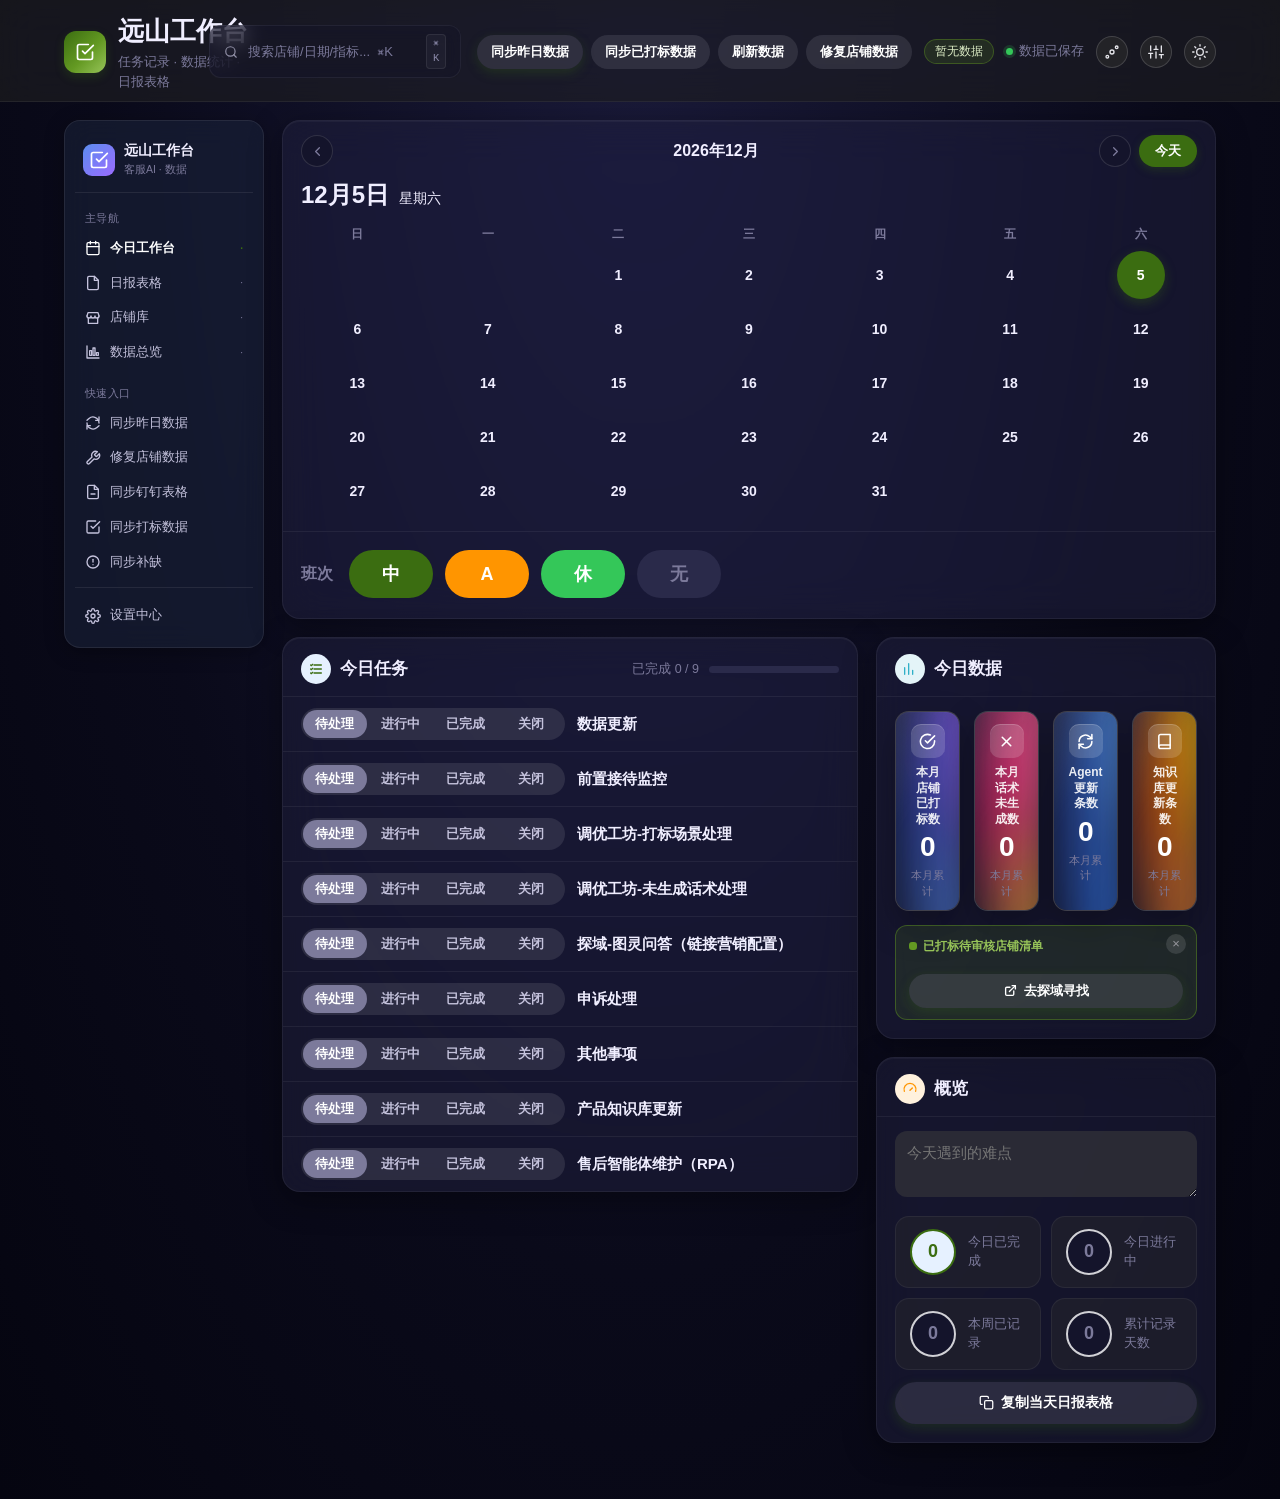
<file: index.html>
<!doctype html>
<html lang="zh-CN" data-theme="dark">
<head>
<meta charset="utf-8">
<meta name="viewport" content="width=device-width, initial-scale=1">
<meta name="theme-color" content="#3b6d11">
<meta name="apple-mobile-web-app-capable" content="yes">
<meta name="apple-mobile-web-app-status-bar-style" content="default">
<meta name="apple-mobile-web-app-title" content="远山工作台">
<link rel="manifest" href="manifest.json">
<title>客服AI训练师工作台</title>
<style>
:root {
  --bg: #f2f2f7;
  --surface: #ffffff;
  --surface-soft: #f7f7fa;
  --surface-inset: #e9e9eb;
  --hairline: rgba(60, 60, 67, 0.1);
  --hairline-strong: rgba(60, 60, 67, 0.18);
  --text: #1c1c1e;
  --text-soft: #48484a;
  --muted: #8e8e93;
  --blue: #3b6d11;
  --blue-deep: #2e5a0e;
  --blue-soft: #e6f1ff;
  --teal: #30b0c7;
  --teal-soft: #e4f4f8;
  --green: #34c759;
  --green-soft: #e7f8ec;
  --orange: #ff9500;
  --orange-soft: #fff1dd;
  --red: #ff3b30;
  --red-soft: #ffeceb;
  --shadow-card: 0 1px 3px rgba(0, 0, 0, 0.05), 0 8px 24px rgba(0, 0, 0, 0.05);
  --radius-card: 16px;
  --accent-rgb: 59 109 17;
}

/* === 强调色(accent)切换: 5 套主色 (移植自 octopus-kaogong-workbench 思路) ===
   默认 emerald = 远山绿(#3b6d11), 切换 data-accent 后全站 --blue 主色联动 */
html[data-accent="ocean"] {
  --blue: #0e7490;
  --blue-deep: #155e75;
  --blue-soft: #e0f2fe;
  --accent-rgb: 14 116 144;
}
html[data-accent="iris"] {
  --blue: #6d28d9;
  --blue-deep: #5b21b6;
  --blue-soft: #ede9fe;
  --accent-rgb: 109 40 217;
}
html[data-accent="amber"] {
  --blue: #d97706;
  --blue-deep: #b45309;
  --blue-soft: #fef3c7;
  --accent-rgb: 217 119 6;
}
html[data-accent="sakura"] {
  --blue: #db2777;
  --blue-deep: #be185d;
  --blue-soft: #fce7f3;
  --accent-rgb: 219 39 119;
}

* {
  box-sizing: border-box;
  letter-spacing: 0;
}

html, body {
  margin: 0;
  padding: 0;
}

body {
  background: linear-gradient(165deg, #a9cdf9 0%, #d7e9ff 50%, #f3f8ff 100%);
  min-height: 100vh;
  color: var(--text);
  font-family: -apple-system, BlinkMacSystemFont, "SF Pro Text", "Segoe UI Variable", "Segoe UI", "PingFang SC", "Microsoft YaHei", "Helvetica Neue", Arial, sans-serif;
  font-size: 15px;
  line-height: 1.5;
  -webkit-font-smoothing: antialiased;
  text-rendering: optimizeLegibility;
}

button, input, select, textarea {
  font: inherit;
  color: inherit;
}

button {
  cursor: pointer;
}

[hidden] {
  display: none !important;
}

::selection {
  background: rgba(59, 109, 17, 0.22);
}

.app {
  max-width: 1200px;
  margin: 0 auto;
  padding: 18px 24px 56px;
  display: grid;
  grid-template-columns: 200px minmax(0, 1fr);
  gap: 18px;
  align-items: start;
}

/* === 左侧侧栏(深色, 借鉴参考工作台 GonExam OS) === */
.sidebar {
  position: sticky;
  top: 76px;
  align-self: start;
  max-height: calc(100vh - 96px);
  overflow-y: auto;
  padding: 14px 10px;
  border-radius: var(--radius-card);
  background: var(--surface);
  border: 1px solid var(--hairline);
}
:root[data-theme="dark"] .sidebar {
  background: rgba(26, 34, 56, 0.6);
  border-color: rgba(255, 255, 255, 0.08);
  backdrop-filter: blur(14px) saturate(120%);
  -webkit-backdrop-filter: blur(14px) saturate(120%);
  box-shadow: 0 4px 20px rgba(0, 0, 0, 0.3);
}
.side-brand {
  display: flex;
  align-items: center;
  gap: 9px;
  padding: 6px 8px 14px;
  border-bottom: 1px solid var(--hairline);
  margin-bottom: 10px;
}
:root[data-theme="dark"] .side-brand { border-color: rgba(255, 255, 255, 0.08); }
.side-brand-icon {
  width: 32px; height: 32px;
  display: flex; align-items: center; justify-content: center;
  border-radius: 9px;
  background: linear-gradient(135deg, #5B8DEF 0%, #9B6BFF 100%);
  color: #fff;
  flex-shrink: 0;
}
.side-brand-text strong { display: block; font-size: 13.5px; color: var(--text); }
.side-brand-text small { display: block; font-size: 10.5px; color: var(--muted); margin-top: 1px; }

.side-group { margin-bottom: 8px; }
.side-group-title {
  font-size: 10.5px;
  color: var(--muted);
  letter-spacing: 0.04em;
  padding: 8px 10px 4px;
  text-transform: uppercase;
}
.side-item {
  display: flex;
  align-items: center;
  gap: 9px;
  padding: 8px 10px;
  border-radius: 8px;
  color: var(--text-soft);
  font-size: 12.5px;
  text-decoration: none;
  transition: background 0.15s, color 0.15s;
  cursor: pointer;
}
.side-item:hover {
  background: var(--surface-soft);
  color: var(--text);
}
:root[data-theme="dark"] .side-item:hover {
  background: rgba(255, 255, 255, 0.06);
  color: #fff;
}
.side-item.active {
  background: var(--blue-soft);
  color: var(--blue);
  font-weight: 600;
}
:root[data-theme="dark"] .side-item.active {
  background: linear-gradient(135deg, rgba(var(--accent-rgb), .26), rgba(var(--accent-rgb), .10));
  color: #fff;
}
.side-item em { margin-left: auto; font-style: normal; color: var(--muted); font-size: 10px; }
.side-item.active em { color: var(--blue); }

.side-bottom {
  margin-top: auto;
  padding-top: 10px;
  border-top: 1px solid var(--hairline);
}
:root[data-theme="dark"] .side-bottom { border-color: rgba(255, 255, 255, 0.08); }

.app-main { min-width: 0; }

@media (max-width: 860px) {
  .app { grid-template-columns: 1fr; }
  .sidebar { position: static; max-height: none; }
}

.topbar {
  position: sticky;
  top: 0;
  z-index: 40;
  background: rgba(255, 255, 255, 0.74);
  backdrop-filter: saturate(180%) blur(20px);
  -webkit-backdrop-filter: saturate(180%) blur(20px);
  border-bottom: 1px solid var(--hairline);
}

.topbar-inner {
  max-width: 1200px;
  margin: 0 auto;
  display: flex;
  align-items: center;
  justify-content: space-between;
  gap: 16px;
  padding: 12px 24px 10px;
}

.brand {
  display: flex;
  align-items: center;
  gap: 12px;
  min-width: 0;
}

.topbar-search {
  flex: 1;
  max-width: 480px;
  display: flex;
  align-items: center;
  gap: 8px;
  padding: 8px 14px;
  background: rgba(255, 255, 255, 0.06);
  border: 1px solid var(--hairline);
  border-radius: 12px;
  color: var(--text-soft);
  transition: background 0.15s, border-color 0.15s;
}
.topbar-search:focus-within {
  background: rgba(255, 255, 255, 0.09);
  border-color: var(--blue);
}
.topbar-search svg { flex-shrink: 0; opacity: 0.7; }
.topbar-search input {
  flex: 1;
  background: transparent;
  border: none;
  outline: none;
  color: var(--text);
  font-size: 13px;
  font-family: inherit;
}
.topbar-search input::placeholder { color: var(--muted); }
.topbar-search-kbd {
  font-size: 10.5px;
  padding: 1px 6px;
  border: 1px solid var(--hairline);
  border-radius: 4px;
  color: var(--muted);
  background: rgba(255, 255, 255, 0.04);
  font-family: ui-monospace, monospace;
}
:root[data-theme="dark"] .topbar-search {
  background: rgba(20, 20, 43, 0.6);
  border-color: rgba(255, 255, 255, 0.06);
  backdrop-filter: blur(10px);
}
:root[data-theme="dark"] .topbar-search-kbd {
  background: rgba(255, 255, 255, 0.04);
  border-color: rgba(255, 255, 255, 0.08);
  color: #8c8aaa;
}

.brand-icon {
  width: 42px;
  height: 42px;
  border-radius: 12px;
  flex: 0 0 42px;
  display: flex;
  align-items: center;
  justify-content: center;
  color: #fff;
  background: linear-gradient(135deg, #3b6d11 0%, #639922 55%, #97c459 100%);
  box-shadow: 0 4px 10px rgba(59, 109, 17, 0.28);
}

.brand h1 {
  margin: 0;
  font-size: 26px;
  font-weight: 700;
  white-space: nowrap;
}

.brand small {
  display: block;
  color: var(--muted);
  font-size: 13px;
  margin-top: 1px;
}

.topbar-actions {
  display: flex;
  align-items: center;
  gap: 12px;
  flex: 0 0 auto;
}

/* 顶栏高频同步按钮(紧凑) */
.top-sync {
  display: flex;
  align-items: center;
  gap: 8px;
}

.top-sync-btn {
  padding: 5px 10px;
  font-size: 12px;
  border-radius: 8px;
  white-space: nowrap;
}

.top-sync-btn svg {
  width: 13px;
  height: 13px;
  margin-right: 4px;
}

/* 顶栏数据新鲜度提示 */
.top-fresh {
  font-size: 11.5px;
  color: var(--text-secondary, #6e6e73);
  background: rgba(99, 153, 34, 0.1);
  border: 1px solid rgba(99, 153, 34, 0.25);
  border-radius: 999px;
  padding: 3px 10px;
  white-space: nowrap;
}

:root[data-theme="dark"] .top-fresh {
  color: #dcecc5;
  background: rgba(99, 153, 34, 0.16);
  border-color: rgba(99, 153, 34, 0.4);
}

.save-indicator {
  display: inline-flex;
  align-items: center;
  gap: 6px;
  color: var(--muted);
  font-size: 12.5px;
  white-space: nowrap;
}

.save-indicator::before {
  content: "";
  width: 7px;
  height: 7px;
  border-radius: 50%;
  background: var(--green);
  box-shadow: 0 0 0 3px rgba(52, 199, 89, 0.18);
}

.icon-btn {
  width: 32px;
  height: 32px;
  border-radius: 50%;
  border: 1px solid var(--hairline-strong);
  background: var(--surface);
  color: var(--muted);
  display: inline-flex;
  align-items: center;
  justify-content: center;
  padding: 0;
  transition: background 0.15s ease, color 0.15s ease, transform 0.1s ease;
}

.icon-btn:hover {
  background: var(--blue-soft);
  color: var(--blue);
  border-color: rgba(59, 109, 17, 0.35);
}

.icon-btn:active {
  transform: scale(0.92);
}

.today-btn {
  height: 32px;
  border: 0;
  background: var(--blue);
  color: #fff;
  border-radius: 999px;
  padding: 0 16px;
  font-size: 13px;
  font-weight: 600;
  box-shadow: 0 3px 10px rgba(59, 109, 17, 0.28);
}

.today-btn:hover {
  background: var(--blue-deep);
}

.tabs {
  display: none !important;
  flex-direction: column;
  gap: 6px;
  margin: 0;
  padding: 10px;
  background: rgba(255, 255, 255, 0.45);
  backdrop-filter: blur(18px) saturate(160%);
  -webkit-backdrop-filter: blur(18px) saturate(160%);
  border: 1px solid rgba(255, 255, 255, 0.7);
  border-radius: 18px;
  box-shadow: 0 8px 32px rgba(30, 64, 175, 0.1);
  position: sticky;
  top: 76px;
}

.tab-btn {
  border: 0;
  background: transparent;
  color: var(--text-soft);
  width: 100%;
  height: 44px;
  padding: 0 14px;
  border-radius: 12px;
  font-size: 14.5px;
  font-weight: 600;
  display: flex;
  align-items: center;
  gap: 10px;
  justify-content: flex-start;
  transition: background 0.18s ease, color 0.18s ease, box-shadow 0.18s ease;
}

.tab-btn::before {
  content: "";
  width: 18px;
  height: 18px;
  flex: 0 0 18px;
  background-color: currentColor;
  -webkit-mask-position: center;
  mask-position: center;
  -webkit-mask-repeat: no-repeat;
  mask-repeat: no-repeat;
  -webkit-mask-size: contain;
  mask-size: contain;
}

.tab-btn[data-view="today"]::before {
  -webkit-mask-image: url("data:image/svg+xml,%3Csvg xmlns='http://www.w3.org/2000/svg' viewBox='0 0 24 24' fill='none' stroke='%23000' stroke-width='2' stroke-linecap='round' stroke-linejoin='round'%3E%3Cpath d='M9 6h11M9 12h11M9 18h11'/%3E%3Cpath d='M4 6l1 1 2-2M4 12l1 1 2-2M4 18l1 1 2-2'/%3E%3C/svg%3E");
  mask-image: url("data:image/svg+xml,%3Csvg xmlns='http://www.w3.org/2000/svg' viewBox='0 0 24 24' fill='none' stroke='%23000' stroke-width='2' stroke-linecap='round' stroke-linejoin='round'%3E%3Cpath d='M9 6h11M9 12h11M9 18h11'/%3E%3Cpath d='M4 6l1 1 2-2M4 12l1 1 2-2M4 18l1 1 2-2'/%3E%3C/svg%3E");
}

.tab-btn[data-view="report"]::before {
  -webkit-mask-image: url("data:image/svg+xml,%3Csvg xmlns='http://www.w3.org/2000/svg' viewBox='0 0 24 24' fill='none' stroke='%23000' stroke-width='2' stroke-linecap='round' stroke-linejoin='round'%3E%3Crect x='3' y='4' width='18' height='16' rx='2'/%3E%3Cpath d='M3 10h18M9 10v10'/%3E%3C/svg%3E");
  mask-image: url("data:image/svg+xml,%3Csvg xmlns='http://www.w3.org/2000/svg' viewBox='0 0 24 24' fill='none' stroke='%23000' stroke-width='2' stroke-linecap='round' stroke-linejoin='round'%3E%3Crect x='3' y='4' width='18' height='16' rx='2'/%3E%3Cpath d='M3 10h18M9 10v10'/%3E%3C/svg%3E");
}

.tab-btn.active {
  background: rgba(59, 109, 17, 0.92);
  color: #fff;
  box-shadow: 0 4px 14px rgba(59, 109, 17, 0.28);
}

.tab-btn[draggable="true"] {
  cursor: grab;
}

.tab-btn[draggable="true"]:active {
  cursor: grabbing;
}

.tab-btn.dragging {
  opacity: 0.45;
  background: rgba(59, 109, 17, 0.1);
}

.tab-btn.drag-over {
  border-left: 3px solid #3b6d11;
}

.today-grid {
  display: grid;
  grid-template-columns: minmax(0, 1fr) 340px;
  gap: 18px;
  align-items: start;
}

.panel {
  background: var(--surface);
  border: 1px solid rgba(60, 60, 67, 0.14);
  border-radius: 18px;
  box-shadow: var(--shadow-card);
  overflow: hidden;
}

.panel-head {
  display: flex;
  align-items: center;
  justify-content: space-between;
  gap: 10px;
  padding: 16px 18px 12px;
  border-bottom: 1px solid var(--hairline);
  background: transparent;
}

.panel-head h2 {
  margin: 0;
  font-size: 17px;
  font-weight: 700;
  display: flex;
  align-items: center;
  gap: 9px;
}

.panel-icon {
  width: 30px;
  height: 30px;
  border-radius: 50%;
  display: inline-flex;
  align-items: center;
  justify-content: center;
  flex: 0 0 30px;
}

.panel-icon.blue {
  background: var(--blue-soft);
  color: var(--blue);
}

.panel-icon.teal {
  background: var(--teal-soft);
  color: var(--teal);
}

.panel-icon.red {
  background: var(--red-soft);
  color: var(--red);
}

.panel-icon.orange {
  background: var(--orange-soft);
  color: var(--orange);
}

.panel-icon.green {
  background: var(--green-soft);
  color: var(--green);
}

.panel-body {
  padding: 14px 18px 18px;
}

.progress-line {
  display: flex;
  align-items: center;
  gap: 10px;
  color: var(--muted);
  font-size: 12.5px;
  font-weight: 500;
}

.progress-bar {
  width: 130px;
  height: 7px;
  background: var(--surface-inset);
  border-radius: 999px;
  overflow: hidden;
}

.progress-fill {
  height: 100%;
  width: 0;
  background: linear-gradient(90deg, #3b6d11, #639922);
  border-radius: 999px;
  transition: width 0.3s ease;
}

.calendar-panel {
  margin-bottom: 18px;
}

.calendar-head {
  display: flex;
  align-items: center;
  gap: 8px;
  padding: 14px 18px 4px;
}

.calendar-month {
  flex: 1;
  text-align: center;
  font-size: 16px;
  font-weight: 700;
}

.calendar-date-line {
  display: flex;
  align-items: baseline;
  gap: 10px;
  padding: 6px 18px 8px;
}

.calendar-date-line strong {
  font-size: 24px;
  font-weight: 700;
}

.calendar-date-line .weekday {
  font-size: 14px;
}

.cal-weekdays {
  display: grid;
  grid-template-columns: repeat(7, 1fr);
  gap: 2px;
  padding: 4px 10px 0;
}

.cal-weekdays span {
  text-align: center;
  font-size: 12px;
  color: var(--muted);
  font-weight: 600;
}

.calendar-grid {
  display: grid;
  grid-template-columns: repeat(7, 1fr);
  gap: 6px 2px;
  padding: 8px 10px 12px;
}

.cal-day {
  position: relative;
  width: 48px;
  height: 48px;
  margin: 0 auto;
  border: 0;
  border-radius: 50%;
  background: transparent;
  color: var(--text);
  font-size: 14px;
  font-weight: 600;
  display: flex;
  flex-direction: column;
  align-items: center;
  justify-content: center;
  gap: 1px;
  transition: background 0.15s ease;
}

.cal-day:hover {
  background: var(--blue-soft);
  color: var(--blue);
}

.cal-day.today {
  box-shadow: 0 0 0 1.5px var(--blue);
}

.cal-day.selected {
  background: var(--blue);
  color: #fff;
  box-shadow: 0 4px 12px rgba(59, 109, 17, 0.35);
}

.cal-day.selected .shift-chip {
  box-shadow: 0 0 0 2px var(--blue);
}

.cal-day.has-data::before {
  content: "";
  width: 5px;
  height: 5px;
  border-radius: 50%;
  background: var(--blue);
  position: absolute;
  top: 4px;
  right: 4px;
  box-shadow: 0 0 0 1.5px #fff;
}

.cal-day.selected.has-data::before {
  background: #fff;
  box-shadow: 0 0 0 1.5px var(--blue);
}

.shift-chip {
  display: inline-flex;
  align-items: center;
  justify-content: center;
  min-width: 30px;
  height: 24px;
  padding: 0 6px;
  border-radius: 999px;
  font-size: 14px;
  font-weight: 700;
  color: #fff;
  position: absolute;
  bottom: -6px;
  left: 50%;
  transform: translateX(-50%);
  box-shadow: 0 0 0 2px #fff;
}

.shift-zhong {
  background: var(--blue);
}

.shift-a {
  background: var(--orange);
}

.shift-xiu {
  background: var(--green);
}

.shift-toolbar {
  display: flex;
  align-items: center;
  gap: 12px;
  border-top: 1px solid var(--hairline);
  margin-top: 4px;
  padding: 18px 18px 20px;
}

.shift-toolbar-label {
  color: var(--muted);
  font-size: 16px;
  font-weight: 600;
  margin-right: 4px;
}

.shift-edit-btn {
  height: 48px;
  min-width: 84px;
  border: 0;
  border-radius: 999px;
  color: #fff;
  font-size: 18px;
  font-weight: 700;
  padding: 0 26px;
  transition: transform 0.1s ease, opacity 0.15s ease;
}

.shift-edit-btn:hover {
  transform: translateY(-1px);
  opacity: 0.9;
}

.shift-edit-btn.shift-none {
  background: var(--surface-inset);
  color: var(--muted);
}

.task-row {
  display: grid;
  grid-template-columns: 264px minmax(170px, 1fr);
  gap: 12px;
  align-items: center;
  padding: 11px 18px;
  border-bottom: 1px solid var(--hairline);
  transition: background 0.12s ease;
}

.task-row:hover {
  background: #fafafc;
}

.task-row:last-child {
  border-bottom: 0;
}

.task-row.is-closed-hidden {
  display: none;
}

.task-name {
  min-width: 0;
  font-weight: 600;
  overflow: hidden;
  text-overflow: ellipsis;
  white-space: nowrap;
}

.seg {
  display: inline-flex;
  gap: 2px;
  background: var(--surface-inset);
  border-radius: 999px;
  padding: 2px;
  width: 100%;
  min-width: 0;
}

.seg-btn {
  flex: 1;
  height: 28px;
  border: 0;
  background: transparent;
  color: var(--text-soft);
  border-radius: 999px;
  font-size: 12.5px;
  font-weight: 600;
  padding: 0 4px;
  white-space: nowrap;
  transition: background 0.15s ease, color 0.15s ease, transform 0.1s ease;
}

.seg-btn:active {
  transform: scale(0.96);
}

.seg-btn.active[data-value="done"] {
  background: var(--green);
  color: #fff;
  box-shadow: 0 2px 6px rgba(52, 199, 89, 0.3);
}

.seg-btn.active[data-value="doing"] {
  background: var(--orange);
  color: #fff;
  box-shadow: 0 2px 6px rgba(255, 149, 0, 0.3);
}

.seg-btn.active[data-value="todo"] {
  background: var(--muted);
  color: #fff;
}

.seg-btn.active[data-value="closed"] {
  background: var(--red);
  color: #fff;
  box-shadow: 0 2px 6px rgba(255, 59, 48, 0.3);
}

.task-row.closed {
  background: #fafafa;
}

.task-row.closed:hover {
  background: #fafafa;
}

.task-row.closed .task-name {
  color: var(--muted);
  text-decoration: line-through;
}

.note-cell {
  display: flex;
  align-items: center;
  justify-content: flex-start;
  min-width: 0;
}

.note-btn {
  width: 32px;
  height: 32px;
  border: 0;
  border-radius: 50%;
  background: transparent;
  color: var(--muted);
  display: inline-flex;
  align-items: center;
  justify-content: center;
  position: relative;
  padding: 0;
  transition: background 0.15s ease, color 0.15s ease, transform 0.1s ease;
}

.note-btn:hover {
  background: var(--blue-soft);
  color: var(--blue);
}

.note-btn:active {
  transform: scale(0.92);
}

.note-btn.has-note::after {
  content: "";
  width: 7px;
  height: 7px;
  border-radius: 50%;
  background: var(--blue);
  position: absolute;
  top: 5px;
  right: 5px;
  box-shadow: 0 0 0 2px #fff;
}

.note-input.open {
  grid-column: 1 / -1;
}

.closed-toggle {
  display: flex;
  width: 100%;
  align-items: center;
  justify-content: center;
  gap: 6px;
  border: 0;
  border-top: 1px solid var(--hairline);
  background: transparent;
  color: var(--blue);
  font-size: 13px;
  font-weight: 600;
  padding: 11px 14px;
  transition: background 0.15s ease;
}

.closed-toggle:hover {
  background: #fafafc;
}

.closed-toggle svg {
  transition: transform 0.2s ease;
}

.closed-toggle.expanded svg {
  transform: rotate(180deg);
}

.select, .input {
  width: 100%;
  height: 34px;
  border: 0;
  border-radius: 12px;
  background: var(--surface-inset);
  padding: 0 11px;
  outline: none;
  transition: background 0.15s ease, box-shadow 0.15s ease;
}

.input {
  min-width: 0;
}

.select {
  appearance: none;
  -webkit-appearance: none;
  padding-right: 28px;
  background-image: url("data:image/svg+xml,%3Csvg xmlns='http://www.w3.org/2000/svg' width='12' height='12' viewBox='0 0 24 24' fill='none' stroke='%238e8e93' stroke-width='2.5' stroke-linecap='round' stroke-linejoin='round'%3E%3Cpath d='M6 9l6 6 6-6'/%3E%3C/svg%3E");
  background-repeat: no-repeat;
  background-position: right 9px center;
}

.select:focus, .input:focus, textarea:focus {
  background: #fff;
  box-shadow: 0 0 0 3px rgba(59, 109, 17, 0.22);
}

.side {
  display: grid;
  gap: 18px;
}

.metric-grid {
  display: grid;
  grid-template-columns: repeat(4, 1fr);
  gap: 14px;
  margin-bottom: 14px;
}

.metric-field label {
  display: flex;
  align-items: center;
  gap: 8px;
  font-size: 12.5px;
  font-weight: 600;
  margin-bottom: 10px;
  color: var(--text-soft);
}
.metric-field .metric-icon {
  width: 32px; height: 32px;
  border-radius: 8px;
  display: flex; align-items: center; justify-content: center;
  background: var(--blue-soft);
  color: var(--blue);
  flex-shrink: 0;
}
.metric-field .metric-readonly-value,
.metric-field .metric-input {
  font-size: 28px;
  font-weight: 800;
  color: var(--text);
  letter-spacing: -0.02em;
  line-height: 1.1;
  width: 100%;
  display: block;
}
.metric-field .metric-input {
  background: var(--surface-soft);
  border: 1px solid var(--hairline);
  border-radius: 8px;
  padding: 4px 8px;
}
.metric-field .metric-input:focus {
  border-color: var(--blue);
  outline: none;
  background: var(--surface);
}
.metric-field {
  background: var(--surface);
  border: 1px solid var(--hairline);
  border-radius: var(--radius-card);
  padding: 16px 16px;
  display: flex;
  flex-direction: column;
  gap: 4px;
  position: relative;
  min-height: 96px;
}
.metric-field label::before {
  content: "";
  width: 6px; height: 6px;
  border-radius: 50%;
  background: var(--blue);
  display: none;
}
  color: var(--text-soft);
  font-size: 12.5px;
  font-weight: 500;
  margin-bottom: 6px;
}

.metric-field label::before {
  content: "";
  width: 8px;
  height: 8px;
  border-radius: 3px;
  background: var(--blue);
}

.metric-field[data-metric="labelCount"] label::before {
  background: var(--blue);
}

.metric-field[data-metric="scriptCount"] label::before {
  background: var(--teal);
}

.metric-field[data-metric="badcaseCount"] label::before {
  background: var(--orange);
}

.metric-field[data-metric="kbCount"] label::before {
  background: var(--green);
}

.metric-field input {
  width: 100%;
  height: 38px;
  border: 0;
  border-radius: 12px;
  background: var(--surface-inset);
  padding: 0 11px;
  outline: none;
  font-weight: 600;
  transition: background 0.15s ease, box-shadow 0.15s ease;
}

.metric-field input:focus {
  background: #fff;
  box-shadow: 0 0 0 3px rgba(59, 109, 17, 0.22);
}

.metric-readonly {
  background: #fff;
  border: 1px solid var(--hairline);
  border-radius: 14px;
  padding: 12px 14px 10px;
  text-align: center;
  display: flex;
  flex-direction: column;
  align-items: center;
  gap: 5px;
  box-shadow: 0 1px 3px rgba(0, 0, 0, 0.04);
}

.metric-readonly .metric-icon {
  width: 34px;
  height: 34px;
  border-radius: 10px;
  background: var(--green-soft);
  color: var(--green);
  display: flex;
  align-items: center;
  justify-content: center;
  margin-bottom: 2px;
}

.metric-readonly label {
  justify-content: center;
  margin: 0;
  font-size: 12px;
  color: var(--muted);
  font-weight: 600;
  line-height: 1.3;
}

.metric-readonly-value {
  font-size: 24px;
  font-weight: 800;
  color: #2e5a0e;
  line-height: 1.15;
}

.metric-readonly-sub {
  font-size: 10.5px;
  color: var(--muted);
}

:root[data-theme="dark"] .metric-readonly {
  background: rgba(44, 44, 46, 0.5);
  border-color: var(--hairline);
}

:root[data-theme="dark"] .metric-readonly .metric-icon {
  background: rgba(52, 199, 89, 0.16);
  color: #6fd88a;
}

:root[data-theme="dark"] .metric-readonly-value {
  color: #97c459;
}

.marked-note {
  margin-top: 14px;
  background: #f4f9ec;
  border: 1px solid rgba(99, 153, 34, 0.4);
  border-radius: 12px;
  padding: 11px 13px;
}

.marked-note-title {
  font-size: 12px;
  font-weight: 700;
  color: #3b6d11;
  margin-bottom: 9px;
  display: flex;
  align-items: center;
  gap: 6px;
}

.marked-note-title::before {
  content: "";
  width: 8px;
  height: 8px;
  border-radius: 3px;
  background: #639922;
}

.marked-note-list {
  display: flex;
  flex-direction: column;
  gap: 6px;
  max-height: 180px;
  overflow: auto;
}

.marked-chip {
  display: flex;
  align-items: center;
  justify-content: space-between;
  background: #fff;
  border: 1px solid rgba(99, 153, 34, 0.3);
  border-radius: 8px;
  padding: 6px 10px;
  font-size: 12px;
}

.marked-shop {
  color: #3f5a24;
  font-weight: 500;
  flex: 1;
  min-width: 0;
  overflow: hidden;
  text-overflow: ellipsis;
  white-space: nowrap;
}

.marked-num {
  flex: 0 0 auto;
  background: #639922;
  color: #fff;
  font-weight: 700;
  font-size: 12px;
  border-radius: 999px;
  padding: 1px 10px;
  margin-left: 8px;
}

.marked-note-btn {
  width: 100%;
  margin-top: 10px;
  display: inline-flex;
  align-items: center;
  justify-content: center;
  gap: 6px;
  font-size: 12.5px;
  padding: 7px 12px;
  background: linear-gradient(135deg, #639922, #3b6d11);
  border: 0;
  color: #fff;
  border-radius: 8px;
  cursor: pointer;
  font-weight: 600;
  transition: opacity 0.15s ease;
}

.marked-note-btn:hover {
  opacity: 0.88;
}

:root[data-theme="dark"] .marked-note {
  background: rgba(99, 153, 34, 0.14);
  border-color: rgba(99, 153, 34, 0.45);
}

:root[data-theme="dark"] .marked-note-title {
  color: #97c459;
}

:root[data-theme="dark"] .marked-chip {
  background: rgba(255, 255, 255, 0.06);
  border-color: rgba(99, 153, 34, 0.35);
}

:root[data-theme="dark"] .marked-shop {
  color: #dcecc5;
}

/* 昨日数据下降通知栏 */
.down-notice {
  margin-bottom: 14px;
  background: #fdf1ef;
  border: 1px solid rgba(220, 38, 38, 0.35);
  border-radius: 12px;
  padding: 11px 13px;
}

.down-notice-title {
  font-size: 12.5px;
  font-weight: 700;
  color: #b91c1c;
  margin-bottom: 9px;
  display: flex;
  align-items: center;
  gap: 6px;
}

.down-notice-title::before {
  content: "";
  width: 8px;
  height: 8px;
  border-radius: 50%;
  background: linear-gradient(135deg, #f59e0b, #dc2626);
}

.down-notice-list {
  display: flex;
  flex-direction: column;
  gap: 6px;
}

.down-notice-item {
  display: flex;
  align-items: center;
  gap: 8px;
  flex-wrap: wrap;
  font-size: 12.5px;
  background: #fffaf8;
  border: 1px solid rgba(220, 38, 38, 0.22);
  border-radius: 8px;
  padding: 6px 10px;
}

.down-shop {
  font-weight: 600;
  color: #991b1b;
}

.down-tag {
  background: #fde8e8;
  color: #dc2626;
  font-size: 11.5px;
  font-weight: 600;
  border-radius: 999px;
  padding: 1px 8px;
}

.down-notice-empty {
  font-size: 12px;
  color: #9aa19b;
}

/* 数据缺口提醒(信息蓝绿色) */
.gap-notice {
  margin-bottom: 14px;
  background: #f2fafb;
  border: 1px solid rgba(48, 176, 199, 0.4);
  border-radius: 12px;
  padding: 11px 13px;
  position: relative;
}

/* 数据异常提醒: 复用缺口提醒布局, 橙色主题区分 */
.abn-notice {
  background: #fff8f0;
  border-color: rgba(255, 149, 0, 0.5);
}
.abn-notice .gap-notice-title {
  color: #c2410c;
}

.gap-notice-title {
  font-size: 12.5px;
  font-weight: 700;
  color: #0e7f96;
  margin-bottom: 9px;
  display: flex;
  align-items: center;
  gap: 6px;
}

.gap-notice-title::before {
  content: "";
  width: 8px;
  height: 8px;
  border-radius: 50%;
  background: linear-gradient(135deg, #30b0c7, #0e7f96);
}

.gap-notice-list {
  display: flex;
  flex-direction: column;
  gap: 5px;
}

.gap-notice-item {
  display: flex;
  align-items: center;
  gap: 6px;
  flex-wrap: wrap;
  font-size: 12px;
  background: #f7fdfe;
  border: 1px solid rgba(48, 176, 199, 0.22);
  border-radius: 8px;
  padding: 5px 9px;
}

.gap-shop {
  font-weight: 600;
  color: #0b4f5e;
}

.gap-tag {
  background: #e0f3f7;
  color: #0e7f96;
  font-size: 11px;
  font-weight: 600;
  border-radius: 999px;
  padding: 1px 7px;
}

.gap-notice-ok {
  font-size: 12px;
  color: #1a7f37;
  padding: 2px 0;
}

:root[data-theme="dark"] .gap-notice {
  background: rgba(48, 176, 199, 0.1);
  border-color: rgba(48, 176, 199, 0.4);
}

:root[data-theme="dark"] .gap-notice-title {
  color: #6cd4e8;
}

:root[data-theme="dark"] .gap-notice-item {
  background: rgba(255, 255, 255, 0.05);
  border-color: rgba(48, 176, 199, 0.3);
}

:root[data-theme="dark"] .gap-shop {
  color: #a8e6f2;
}

:root[data-theme="dark"] .gap-tag {
  background: rgba(48, 176, 199, 0.22);
  color: #6cd4e8;
}

/* --- 数据达标提醒通知栏(用户自定义标准) --- */
.std-notice {
  margin-bottom: 14px;
  background: #fff7ec;
  border: 1px solid rgba(217, 119, 6, 0.4);
  border-radius: 12px;
  padding: 11px 13px;
  position: relative;
}

.std-notice-title {
  font-size: 12.5px;
  font-weight: 700;
  color: #92400e;
  margin-bottom: 9px;
  display: flex;
  align-items: center;
  gap: 6px;
}

.std-notice-title::before {
  content: "";
  width: 8px;
  height: 8px;
  border-radius: 50%;
  background: linear-gradient(135deg, #f59e0b, #d97706);
}

.std-notice-head {
  display: flex;
  align-items: center;
  justify-content: space-between;
  margin-bottom: 9px;
}

.std-notice-title {
  margin-bottom: 0;
}

.std-set-btn {
  font-size: 11px;
  padding: 3px 8px;
  border-radius: 7px;
  background: rgba(217, 119, 6, 0.1);
  border: 1px solid rgba(217, 119, 6, 0.35);
  color: #b45309;
  cursor: pointer;
  display: inline-flex;
  align-items: center;
  gap: 4px;
  transition: background 0.15s;
}

.std-set-btn:hover {
  background: rgba(217, 119, 6, 0.18);
}

.std-notice-list {
  display: flex;
  flex-direction: column;
  gap: 6px;
}

.std-notice-item {
  display: flex;
  align-items: center;
  gap: 6px;
  flex-wrap: wrap;
  font-size: 12px;
  background: #fffdf7;
  border: 1px solid rgba(217, 119, 6, 0.22);
  border-radius: 8px;
  padding: 5px 9px;
}

.std-shop {
  font-weight: 600;
  color: #7c2d12;
}

.std-tag {
  background: #fdeed8;
  color: #b45309;
  border-radius: 999px;
  padding: 1px 8px;
  font-size: 11px;
  white-space: nowrap;
}

.std-notice-ok {
  font-size: 12px;
  color: #1a7f37;
  padding: 2px 0;
}

:root[data-theme="dark"] .std-notice {
  background: rgba(217, 119, 6, 0.1);
  border-color: rgba(217, 119, 6, 0.4);
}

:root[data-theme="dark"] .std-notice-title {
  color: #fbbf24;
}

:root[data-theme="dark"] .std-notice-item {
  background: rgba(255, 255, 255, 0.05);
  border-color: rgba(217, 119, 6, 0.3);
}

:root[data-theme="dark"] .std-shop {
  color: #fcd9a8;
}

:root[data-theme="dark"] .std-tag {
  background: rgba(217, 119, 6, 0.22);
  color: #fbbf24;
}

:root[data-theme="dark"] .std-set-btn {
  background: rgba(217, 119, 6, 0.18);
  border-color: rgba(217, 119, 6, 0.45);
  color: #fbbf24;
}

/* 标准编辑弹窗 */
.th-editor {
  display: flex;
  flex-direction: column;
  gap: 10px;
  padding: 4px 2px;
}

.th-field {
  display: flex;
  align-items: center;
  gap: 10px;
  font-size: 13px;
}

.th-field label {
  flex: 0 0 92px;
  font-weight: 600;
  color: #3a3a3c;
}

.th-field input {
  width: 90px;
  padding: 5px 8px;
  border: 1px solid rgba(60, 60, 67, 0.25);
  border-radius: 7px;
  font-size: 13px;
  background: #fff;
  color: #1c1c1e;
}

.th-field .th-unit {
  color: #8e8e93;
  font-size: 12px;
}

:root[data-theme="dark"] .th-field label {
  color: #d1d1d6;
}

:root[data-theme="dark"] .th-field input {
  background: #1c1c1e;
  border-color: rgba(255, 255, 255, 0.2);
  color: #f0f0f0;
}

.th-editor-hint {
  font-size: 11.5px;
  color: #8e8e93;
  margin-top: 2px;
}

:root[data-theme="dark"] .down-notice {
  background: rgba(220, 38, 38, 0.1);
  border-color: rgba(220, 38, 38, 0.4);
}

:root[data-theme="dark"] .down-notice-title {
  color: #f5a3a3;
}

:root[data-theme="dark"] .down-notice-item {
  background: rgba(255, 255, 255, 0.05);
  border-color: rgba(220, 38, 38, 0.3);
}

:root[data-theme="dark"] .down-shop {
  color: #f2c9c9;
}

:root[data-theme="dark"] .down-tag {
  background: rgba(220, 38, 38, 0.22);
  color: #f5a3a3;
}

/* 卡片关闭按钮 */
.marked-note,
.down-notice {
  position: relative;
}

.note-close {
  position: absolute;
  top: 8px;
  right: 10px;
  width: 20px;
  height: 20px;
  border: 0;
  border-radius: 50%;
  background: rgba(120, 120, 128, 0.14);
  color: #8e8e93;
  font-size: 13px;
  line-height: 1;
  cursor: pointer;
  display: flex;
  align-items: center;
  justify-content: center;
  padding: 0;
  transition: background 0.15s ease, color 0.15s ease;
}

.note-close:hover {
  background: rgba(120, 120, 128, 0.28);
  color: #48484a;
}

:root[data-theme="dark"] .note-close {
  background: rgba(255, 255, 255, 0.12);
  color: #98989f;
}

:root[data-theme="dark"] .note-close:hover {
  background: rgba(255, 255, 255, 0.22);
  color: #e5e5ea;
}

textarea {
  width: 100%;
  min-height: 104px;
  border: 0;
  border-radius: 12px;
  background: var(--surface-inset);
  padding: 10px 12px;
  resize: vertical;
  outline: none;
  line-height: 1.55;
  transition: background 0.15s ease, box-shadow 0.15s ease;
}

.summary-grid {
  display: grid;
  grid-template-columns: 1fr 1fr;
  gap: 10px;
}

/* 概览卡片合并布局: 难点输入 + 统计 + 日报按钮 间距 */
.panel-body textarea#difficulty {
  margin-bottom: 12px;
  min-height: 56px;
}

.summary-report-btn {
  margin-top: 12px;
}

.summary-cell {
  background: var(--surface-soft);
  border: 1px solid var(--hairline);
  border-radius: 14px;
  padding: 12px 14px;
  display: flex;
  align-items: center;
  gap: 12px;
  transition: transform 0.12s ease;
}

.summary-cell:hover {
  transform: translateY(-1px);
}

.summary-cell .num {
  width: 46px;
  height: 46px;
  flex: 0 0 46px;
  border-radius: 50%;
  display: inline-flex;
  align-items: center;
  justify-content: center;
  font-size: 18px;
  font-weight: 700;
  color: var(--muted);
  background: var(--surface);
  border: 2px solid #d1d1d6;
}

.summary-cell .label {
  color: var(--muted);
  font-size: 12.5px;
}

.summary-cell .num.accent {
  color: var(--blue);
  border-color: var(--blue);
  background: var(--blue-soft);
}

.report-actions {
  display: flex;
  align-items: center;
  gap: 8px;
  flex-wrap: wrap;
}

/* 危险操作独立分组: 与常规操作分隔, 防误触 */
.report-danger-group {
  display: flex;
  align-items: center;
  gap: 8px;
  padding-left: 12px;
  margin-left: 4px;
  border-left: 1px solid rgba(120, 120, 128, 0.25);
}

:root[data-theme="dark"] .report-danger-group {
  border-left-color: rgba(255, 255, 255, 0.16);
}

.btn {
  display: inline-flex;
  align-items: center;
  justify-content: center;
  gap: 7px;
  height: 34px;
  border: 0;
  border-radius: 999px;
  background: var(--surface-inset);
  color: var(--text);
  padding: 0 14px;
  font-size: 13px;
  font-weight: 600;
  white-space: nowrap;
  transition: background 0.15s ease, box-shadow 0.15s ease, transform 0.1s ease;
}

.btn:hover {
  background: #dfe0e4;
}

.btn:active {
  transform: scale(0.97);
}

.btn.primary {
  background: var(--blue);
  color: #fff;
  box-shadow: 0 4px 12px rgba(59, 109, 17, 0.28);
}

.btn.primary:hover {
  background: var(--blue-deep);
}

.btn.block {
  width: 100%;
  height: 42px;
  font-size: 14px;
}

.btn.ghost {
  background: var(--blue-soft);
  color: var(--blue);
}

.btn.ghost:hover {
  background: #d8eaff;
}

.btn.danger {
  background: var(--red-soft);
  color: var(--red);
}

.btn.danger:hover {
  background: #ffdcd9;
}

.table-wrap {
  overflow-x: auto;
}

table.report {
  width: 100%;
  border-collapse: collapse;
  min-width: 1080px;
  font-size: 13.5px;
}

table.report th, table.report td {
  border-bottom: 1px solid var(--hairline);
  padding: 11px 14px;
  text-align: left;
  vertical-align: top;
}

table.report th {
  background: var(--surface-soft);
  color: var(--muted);
  font-size: 12px;
  font-weight: 600;
  white-space: nowrap;
  position: sticky;
  top: 0;
}

table.report tbody tr:hover {
  background: #fafafc;
}

.date-cell {
  white-space: nowrap;
  font-weight: 600;
}

.date-cell.collapsible {
  cursor: pointer;
  user-select: none;
}

.date-cell.collapsible:hover .date-main {
  color: #3B6D11;
}

.date-cell .toggle-arrow {
  display: inline-flex;
  align-items: center;
  justify-content: center;
  margin-top: 4px;
  color: #8e8e93;
  transition: transform 0.18s ease;
}

table.report tr.collapsed .toggle-arrow {
  transform: rotate(-90deg);
}

table.report tr.collapsed td.detail-cell {
  display: none;
}

table.report tr.collapsed {
  background: rgba(248, 250, 244, 0.5);
}

table.report tr.month-row {
  cursor: pointer;
}

table.report tr.month-row:hover td {
  background: #f6fbf0;
}

table.report tr.month-row td {
  background: #fff;
  border-top: 1px solid #eef2e7;
  padding: 8px 12px;
}

table.report tr.month-row td .month-cell {
  display: flex;
  align-items: center;
  gap: 10px;
  font-size: 13.5px;
  font-weight: 700;
  color: #2E5A0E;
}

table.report tr.month-row .month-badge {
  display: inline-flex;
  align-items: center;
  justify-content: center;
  width: 30px;
  height: 30px;
  border-radius: 8px;
  background: linear-gradient(135deg, #4A8418, #76B13C);
  color: #fff;
  font-size: 12.5px;
  font-weight: 600;
  flex: 0 0 auto;
}

table.report tr.month-row .month-count {
  font-size: 12px;
  color: #8e8e93;
  font-weight: 400;
  margin-left: 2px;
}

table.report tr.month-row .month-arrow {
  margin-left: auto;
  display: inline-flex;
  align-items: center;
  color: #8e8e93;
  transition: transform 0.18s ease;
}

table.report tr.month-row.open .month-arrow {
  transform: rotate(180deg);
  color: #3B6D11;
}

table.report tr.month-row .month-state {
  font-size: 11px;
  color: #9aa19b;
  background: rgba(120, 120, 128, 0.12);
  border-radius: 999px;
  padding: 1px 9px;
  margin-left: 8px;
  transition: color 0.15s ease, background 0.15s ease;
}

table.report tr.month-row.open .month-state {
  color: #3B6D11;
  background: rgba(99, 153, 34, 0.14);
}

.day-state-tip {
  font-size: 10.5px;
  color: var(--muted);
  margin-left: 6px;
  font-weight: 400;
}

table.report tr.day-row:not(.collapsed) .day-state-tip {
  display: none;
}

table.report tr.day-row[data-month] {
  display: none;
}

table.report tr.month-row.open ~ tr.day-row[data-month] {
  display: table-row;
}

.date-cell small {
  display: block;
  color: var(--muted);
  font-size: 12px;
  font-weight: 400;
}

.status-summary {
  white-space: nowrap;
  font-size: 12.5px;
  font-weight: 500;
}

.status-summary .ok {
  color: var(--green);
}

.status-summary .warn {
  color: var(--orange);
}

.status-summary .muted {
  color: var(--muted);
}

.status-summary .closed {
  color: #aeaeb2;
}

.metric-num {
  min-width: 64px;
  white-space: nowrap;
  font-weight: 600;
}

.difficulty-cell {
  min-width: 180px;
  max-width: 280px;
  overflow-wrap: break-word;
}

.empty-row td {
  color: var(--muted);
  text-align: center;
  padding: 42px 12px;
  font-size: 13.5px;
}

.toast {
  position: fixed;
  left: 50%;
  bottom: 30px;
  transform: translateX(-50%) translateY(10px);
  background: rgba(28, 28, 30, 0.92);
  backdrop-filter: blur(10px);
  -webkit-backdrop-filter: blur(10px);
  color: #fff;
  font-size: 13.5px;
  font-weight: 500;
  padding: 11px 20px;
  border-radius: 999px;
  opacity: 0;
  pointer-events: none;
  transition: opacity 0.25s ease, transform 0.25s ease;
  z-index: 60;
  box-shadow: 0 8px 24px rgba(0, 0, 0, 0.22);
}

.toast.show {
  opacity: 1;
  transform: translateX(-50%) translateY(0);
}

.loading-overlay {
  position: fixed;
  inset: 0;
  background: rgba(255, 255, 255, 0.55);
  backdrop-filter: blur(8px);
  -webkit-backdrop-filter: blur(8px);
  display: flex;
  align-items: center;
  justify-content: center;
  z-index: 100;
  opacity: 0;
  pointer-events: none;
  transition: opacity 0.2s ease;
}

.loading-overlay.show {
  opacity: 1;
  pointer-events: auto;
}

.loading-spinner {
  width: 36px;
  height: 36px;
  border: 3px solid var(--surface-inset);
  border-top-color: var(--blue);
  border-radius: 50%;
  animation: spin 0.7s linear infinite;
}

@keyframes spin {
  to { transform: rotate(360deg); }
}

/* --- Modal --- */
.modal-overlay {
  position: fixed;
  inset: 0;
  background: rgba(0, 0, 0, 0.35);
  backdrop-filter: blur(6px);
  -webkit-backdrop-filter: blur(6px);
  display: flex;
  align-items: center;
  justify-content: center;
  z-index: 90;
  opacity: 0;
  pointer-events: none;
  transition: opacity 0.2s ease;
}

.modal-overlay.show {
  opacity: 1;
  pointer-events: auto;
}

.modal {
  background: rgba(255, 255, 255, 0.92);
  backdrop-filter: blur(20px) saturate(160%);
  -webkit-backdrop-filter: blur(20px) saturate(160%);
  border: 1px solid rgba(255, 255, 255, 0.7);
  border-radius: 20px;
  box-shadow: 0 20px 60px rgba(0, 0, 0, 0.25);
  padding: 24px;
  max-width: 360px;
  width: 88%;
  transform: scale(0.92);
  transition: transform 0.2s ease;
}

.modal-overlay.show .modal {
  transform: scale(1);
}

.modal-title {
  font-size: 17px;
  font-weight: 700;
  margin: 0 0 8px;
}

.modal-body {
  font-size: 14px;
  color: var(--text-soft);
  line-height: 1.5;
  margin-bottom: 20px;
}

.modal-actions {
  display: flex;
  gap: 10px;
  justify-content: flex-end;
}

/* --- Theme toggle --- */
.theme-toggle {
  width: 32px;
  height: 32px;
  border-radius: 50%;
  border: 1px solid var(--hairline-strong);
  background: var(--surface);
  color: var(--muted);
  display: inline-flex;
  align-items: center;
  justify-content: center;
  padding: 0;
  cursor: pointer;
  transition: background 0.15s ease, color 0.15s ease;
}

.theme-toggle:hover {
  background: var(--blue-soft);
  color: var(--blue);
}

/* --- 强调色切换(accent) --- */
.accent-wrap {
  position: relative;
  display: inline-flex;
}
.accent-pop {
  position: absolute;
  top: 42px;
  right: 0;
  display: flex;
  align-items: center;
  gap: 8px;
  padding: 9px 11px;
  background: var(--surface);
  border: 1px solid var(--hairline-strong);
  border-radius: 999px;
  box-shadow: 0 12px 32px rgba(0, 0, 0, 0.22);
  z-index: 60;
}
.accent-pop[hidden] { display: none; }
.accent-dot {
  width: 20px;
  height: 20px;
  border-radius: 50%;
  background: var(--dot);
  border: 2px solid transparent;
  padding: 0;
  cursor: pointer;
  transition: transform 0.15s ease, border-color 0.15s ease, box-shadow 0.15s ease;
}
.accent-dot:hover { transform: scale(1.18); }
.accent-dot.active {
  border-color: var(--text);
  box-shadow: 0 0 0 2px var(--dot);
}
:root[data-theme="dark"] .accent-pop {
  background: #1f1f3a;
  border-color: rgba(255, 255, 255, 0.14);
}

/* --- 卡片材质设置抽屉 --- */
.mat-overlay {
  position: fixed;
  inset: 0;
  z-index: 100;
  background: rgba(0, 0, 0, 0.4);
  backdrop-filter: blur(6px);
  -webkit-backdrop-filter: blur(6px);
  opacity: 0;
  visibility: hidden;
  transition: opacity 0.24s ease, visibility 0s linear 0.3s;
}
.mat-overlay.open {
  opacity: 1;
  visibility: visible;
  transition: opacity 0.24s ease;
}
.mat-drawer {
  position: fixed;
  top: 0;
  right: 0;
  bottom: 0;
  width: 360px;
  max-width: 92vw;
  z-index: 101;
  display: flex;
  flex-direction: column;
  background: linear-gradient(160deg, #1c1c30, #0d0d1a);
  border-left: 1px solid rgba(255, 255, 255, 0.08);
  box-shadow: -20px 0 60px rgba(0, 0, 0, 0.5);
  transform: translateX(100%);
  transition: transform 0.32s cubic-bezier(.16, 1, .3, 1);
}
.mat-overlay.open .mat-drawer { transform: translateX(0); }
.mat-heading {
  display: flex;
  align-items: center;
  justify-content: space-between;
  padding: 18px 20px;
  border-bottom: 1px solid rgba(255, 255, 255, 0.08);
}
.mat-heading span { display: block; font-size: 9px; letter-spacing: .16em; color: #8ab4f8; margin-bottom: 4px; }
.mat-heading h2 { margin: 0; font-size: 18px; color: #f0eeff; }
.mat-heading button {
  width: 32px; height: 32px; border-radius: 50%;
  border: 1px solid rgba(255, 255, 255, 0.12); background: rgba(255, 255, 255, 0.04); color: #ccc;
  cursor: pointer; font-size: 18px; line-height: 1;
}
.mat-heading button:hover { color: #fff; background: rgba(255, 255, 255, 0.1); }
.mat-body { flex: 1; overflow-y: auto; padding: 16px 20px; }
.mat-select { display: flex; flex-direction: column; gap: 6px; margin-bottom: 14px; color: #999; font-size: 12px; }
.mat-select select {
  height: 38px; padding: 0 12px; border: 1px solid rgba(255, 255, 255, 0.1); border-radius: 9px;
  background: #0a0a18; color: #e8ecf4;
}
.mat-preview {
  position: relative; overflow: hidden; isolation: isolate;
  height: 92px; padding: 18px 20px; margin-bottom: 14px;
  border: 1px solid rgba(255, 255, 255, 0.16); border-radius: 16px;
  color: #fff; display: flex; flex-direction: column; justify-content: center; gap: 2px;
}
.mat-preview::before {
  content: ""; position: absolute; inset: -30%; z-index: -1;
  filter: blur(22px);
  animation: wb-fluid-drift 6s cubic-bezier(.45,.05,.55,.95) infinite alternate;
  background:
    radial-gradient(ellipse 48% 74% at 82% 26%, var(--mat-a) 0 22%, transparent 68%),
    radial-gradient(ellipse 50% 72% at 72% 88%, var(--mat-b) 0 24%, transparent 69%),
    radial-gradient(ellipse 48% 76% at 48% 45%, var(--mat-c) 0 24%, transparent 72%),
    #14142b;
}
.mat-preview small { font-size: 9px; letter-spacing: .14em; opacity: .75; }
.mat-preview strong { font-size: 18px; }
.mat-preview span { font-size: 11px; opacity: .8; }
.mat-section {
  padding: 13px 14px; border: 1px solid rgba(255, 255, 255, 0.07); border-radius: 13px;
  background: rgba(255, 255, 255, 0.025); margin-bottom: 12px;
}
.mat-section h3 { margin: 0 0 12px; font-size: 12px; color: #bbb; font-weight: 600; }
.mat-color-fields { display: grid; grid-template-columns: repeat(3, 1fr); gap: 10px; }
.mat-color-fields label { display: flex; flex-direction: column; gap: 4px; font-size: 10px; color: #999; }
.mat-color-fields input { width: 100%; height: 32px; border: 1px solid rgba(255, 255, 255, 0.12); border-radius: 6px; background: transparent; cursor: pointer; padding: 0; }
.mat-slider { display: flex; flex-direction: column; gap: 6px; font-size: 11px; color: #999; margin-bottom: 14px; }
.mat-slider:last-child { margin-bottom: 0; }
.mat-slider span { display: flex; justify-content: space-between; }
.mat-slider output { color: #e0e4f0; }
.mat-slider input { width: 100%; accent-color: #8ab4f8; cursor: pointer; }
.mat-actions { display: flex; gap: 10px; padding: 14px 20px; border-top: 1px solid rgba(255, 255, 255, 0.08); }
.mat-actions button {
  flex: 1; height: 40px; border-radius: 11px; border: 1px solid rgba(255, 255, 255, 0.1);
  background: rgba(255, 255, 255, 0.04); color: #bbb; cursor: pointer; font-size: 13px;
}
.mat-actions button.primary {
  color: #fff; border-color: transparent;
  background: linear-gradient(145deg, #3b6d11, #2e5a0e);
}

/* --- Dark mode --- */
@media (prefers-color-scheme: dark) {
  :root:not([data-theme="light"]) {
    --bg: #000000;
    --surface: #1c1c1e;
    --surface-soft: #2c2c2e;
    --surface-inset: #3a3a3c;
    --hairline: rgba(255, 255, 255, 0.1);
    --hairline-strong: rgba(255, 255, 255, 0.18);
    --text: #ffffff;
    --text-soft: #e5e5ea;
    --muted: #98989f;
  }

  body {
    background: linear-gradient(165deg, #0a1628 0%, #0d1f3c 50%, #0a0f1a 100%);
  }

  .panel {
    background: rgba(44, 44, 46, 0.5) !important;
    border-color: rgba(255, 255, 255, 0.12) !important;
  }

  .seg {
    background: rgba(118, 118, 128, 0.24) !important;
  }

  .select, .input, textarea {
    background: rgba(58, 58, 60, 0.6) !important;
    color: var(--text);
  }

  .metric-field input {
    background: rgba(58, 58, 60, 0.6) !important;
    color: var(--text);
  }

  .summary-cell {
    background: rgba(44, 44, 46, 0.4) !important;
  }

  table.report th {
    background: rgba(44, 44, 46, 0.5) !important;
    color: var(--muted);
  }

  .task-row:hover {
    background: rgba(255, 255, 255, 0.06) !important;
  }

  .task-row.closed, .task-row.closed:hover {
    background: rgba(255, 255, 255, 0.03) !important;
  }

  .closed-toggle:hover {
    background: rgba(255, 255, 255, 0.06) !important;
  }

  .btn {
    background: rgba(118, 118, 128, 0.24) !important;
    color: var(--text);
  }

  .btn:hover {
    background: rgba(118, 118, 128, 0.36) !important;
  }

  .topbar {
    background: rgba(28, 28, 30, 0.72);
  }

  .tabs {
    background: rgba(44, 44, 46, 0.45);
    border-color: rgba(255, 255, 255, 0.12);
  }

  .modal {
    background: rgba(44, 44, 46, 0.95);
    border-color: rgba(255, 255, 255, 0.15);
  }

  .shop-card {
    background: rgba(44, 44, 46, 0.5) !important;
    border-color: rgba(255, 255, 255, 0.12) !important;
  }

  .shop-card.key-shop {
    background: linear-gradient(180deg, rgba(255, 149, 0, 0.08), rgba(255, 149, 0, 0.04)) !important;
  }

  .summary-chart {
    background: #1c1c1e !important;
  }

  .summary-shop-card, .summary-overview-card, .summary-detail-card {
    background: rgba(44, 44, 46, 0.5) !important;
    border-color: rgba(255, 255, 255, 0.12) !important;
  }

  .theme-toggle {
    background: rgba(44, 44, 46, 0.6);
    border-color: rgba(255, 255, 255, 0.15);
    color: var(--text-soft);
  }
}

:root[data-theme="dark"] {
  --bg: #08081a;
  --surface: #14142b;
  --surface-soft: #1f1f3a;
  --surface-inset: #2a2a4a;
  --hairline: rgba(255, 255, 255, 0.06);
  --hairline-strong: rgba(255, 255, 255, 0.12);
  --text: #f0eeff;
  --text-soft: #c4c2dc;
  --muted: #7c7a9b;
}

:root[data-theme="dark"] body {
  background: radial-gradient(ellipse at top, #1a1a3a 0%, #0a0a1a 60%, #050510 100%);
}

:root[data-theme="dark"] .panel {
  background: rgba(31, 31, 58, 0.55) !important;
  border-color: rgba(255, 255, 255, 0.06) !important;
  backdrop-filter: blur(20px) saturate(140%);
  -webkit-backdrop-filter: blur(20px) saturate(140%);
  box-shadow: 0 8px 32px rgba(0, 0, 0, 0.4), inset 0 1px 0 rgba(255, 255, 255, 0.04);
}

:root[data-theme="dark"] .seg {
  background: rgba(118, 118, 128, 0.24) !important;
}

/* === 流体卡片材质 (dark 主题, 移植自 octopus-kaogong-workbench) === */
:root[data-theme="dark"] .metric-field {
  overflow: hidden;
  isolation: isolate;
  color: #fff;
  border: 1px solid rgba(255, 255, 255, 0.14);
  box-shadow: inset 0 1px 0 rgba(255, 255, 255, 0.13), 0 15px 35px rgba(0, 0, 0, 0.3);
  /* 材质可调参数(由设置抽屉控制) */
  --mat-opacity: .95;
  --mat-blur: 26px;
  --mat-flow: 7s;
}

/* 流体光斑层: 多层径向渐变 + 模糊 + 缓慢漂移 */
:root[data-theme="dark"] .metric-field::before {
  content: "";
  position: absolute;
  inset: -30%;
  z-index: -2;
  opacity: var(--mat-opacity, .95);
  filter: blur(var(--mat-blur, 26px)) saturate(1.05);
  will-change: transform;
  animation: wb-fluid-drift var(--mat-flow, 7s) cubic-bezier(.45,.05,.55,.95) infinite alternate;
  background:
    radial-gradient(ellipse 48% 74% at 82% 26%, var(--mat-a) 0 22%, transparent 68%),
    radial-gradient(ellipse 50% 72% at 72% 88%, var(--mat-b) 0 24%, transparent 69%),
    radial-gradient(ellipse 48% 76% at 48% 45%, var(--mat-c) 0 24%, transparent 72%),
    #14142b;
}

/* 交互高光层 */
:root[data-theme="dark"] .metric-field::after {
  content: "";
  position: absolute;
  inset: 0;
  z-index: -1;
  background: linear-gradient(118deg, rgba(255,255,255,.10), transparent 38%, rgba(0,0,0,.18));
  opacity: .7;
  pointer-events: none;
}

@keyframes wb-fluid-drift {
  0%   { transform: translate3d(-2.5%, 1%, 0) rotate(-2.2deg) scale(1.02); }
  48%  { transform: translate3d(1%, -2%, 0) rotate(.7deg) scale(1.08); }
  100% { transform: translate3d(3.5%, 2.5%, 0) rotate(2.5deg) scale(1.04); }
}

/* 四张卡各自的默认流体配色(光斑三色, 可被抽屉覆盖): 蓝紫/粉桃/深蓝/橙金 */
:root[data-theme="dark"] .metric-field[data-metric="labelCount"] {
  --mat-a: rgba(155,107,255,.95);
  --mat-b: rgba(91,141,239,.9);
  --mat-c: rgba(30,58,138,.95);
}
:root[data-theme="dark"] .metric-field[data-metric="scriptCount"] {
  --mat-a: rgba(255,107,157,.95);
  --mat-b: rgba(255,179,71,.9);
  --mat-c: rgba(216,27,96,.95);
}
:root[data-theme="dark"] .metric-field[data-metric="badcaseCount"] {
  --mat-a: rgba(96,165,250,.95);
  --mat-b: rgba(59,130,246,.9);
  --mat-c: rgba(30,58,138,.95);
}
:root[data-theme="dark"] .metric-field[data-metric="kbCount"] {
  --mat-a: rgba(250,204,21,.9);
  --mat-b: rgba(251,146,60,.9);
  --mat-c: rgba(194,65,12,.95);
}
:root[data-theme="dark"] .metric-field .metric-icon { color: #fff; background: rgba(255, 255, 255, 0.16); box-shadow: inset 0 1px 0 rgba(255, 255, 255, 0.18); }
:root[data-theme="dark"] .metric-field input { color: #fff; background: transparent; }
:root[data-theme="dark"] .metric-field .metric-readonly-value { color: #fff; }
:root[data-theme="dark"] .metric-field label { color: rgba(255, 255, 255, 0.9); }
:root[data-theme="dark"] .metric-field[data-metric="labelCount"] label::before,
:root[data-theme="dark"] .metric-field[data-metric="scriptCount"] label::before,
:root[data-theme="dark"] .metric-field[data-metric="badcaseCount"] label::before,
:root[data-theme="dark"] .metric-field[data-metric="kbCount"] label::before {
  background: rgba(255, 255, 255, 0.95) !important;
}

:root[data-theme="dark"] .select,
:root[data-theme="dark"] .input,
:root[data-theme="dark"] textarea {
  background: rgba(58, 58, 60, 0.6) !important;
  color: #fff;
}

:root[data-theme="dark"] .metric-field input {
  background: rgba(58, 58, 60, 0.6) !important;
  color: #fff;
}

:root[data-theme="dark"] .summary-cell {
  background: rgba(44, 44, 46, 0.4) !important;
}

:root[data-theme="dark"] table.report th {
  background: rgba(44, 44, 46, 0.5) !important;
  color: var(--muted);
}

:root[data-theme="dark"] .task-row:hover {
  background: rgba(255, 255, 255, 0.06) !important;
}

:root[data-theme="dark"] .task-row.closed,
:root[data-theme="dark"] .task-row.closed:hover {
  background: rgba(255, 255, 255, 0.03) !important;
}

:root[data-theme="dark"] .closed-toggle:hover {
  background: rgba(255, 255, 255, 0.06) !important;
}

:root[data-theme="dark"] .btn {
  background: rgba(118, 118, 128, 0.24) !important;
  color: #fff;
}

:root[data-theme="dark"] .btn:hover {
  background: rgba(118, 118, 128, 0.36) !important;
}

:root[data-theme="dark"] .topbar {
  background: rgba(28, 28, 30, 0.72);
}

:root[data-theme="dark"] .tabs {
  background: rgba(44, 44, 46, 0.45);
  border-color: rgba(255, 255, 255, 0.12);
}

:root[data-theme="dark"] .modal {
  background: rgba(44, 44, 46, 0.95);
  border-color: rgba(255, 255, 255, 0.15);
}

:root[data-theme="dark"] .shop-card {
  background: rgba(44, 44, 46, 0.5) !important;
  border-color: rgba(255, 255, 255, 0.12) !important;
}

:root[data-theme="dark"] .shop-card.key-shop {
  background: linear-gradient(180deg, rgba(255, 149, 0, 0.08), rgba(255, 149, 0, 0.04)) !important;
}

:root[data-theme="dark"] .summary-chart {
  background: #1c1c1e !important;
}

:root[data-theme="dark"] .summary-shop-card,
:root[data-theme="dark"] .summary-overview-card,
:root[data-theme="dark"] .summary-detail-card {
  background: rgba(44, 44, 46, 0.5) !important;
  border-color: rgba(255, 255, 255, 0.12) !important;
}

:root[data-theme="dark"] .summary-group {
  background: rgba(44, 44, 46, 0.4) !important;
  border-color: rgba(255, 255, 255, 0.12) !important;
}

:root[data-theme="dark"] .summary-stat {
  background: rgba(255, 255, 255, 0.06) !important;
  border-color: rgba(255, 255, 255, 0.1) !important;
}

:root[data-theme="dark"] .theme-toggle {
  background: rgba(44, 44, 46, 0.6);
  border-color: rgba(255, 255, 255, 0.15);
  color: #e5e5ea;
}

.table-wrap::-webkit-scrollbar {
  height: 8px;
}

.table-wrap::-webkit-scrollbar-thumb {
  background: #c7c7cc;
  border-radius: 999px;
}

@media (max-width: 1100px) {
  .today-grid {
    grid-template-columns: minmax(0, 1fr);
  }

  .task-row {
    grid-template-columns: 264px 1fr;
  }

  .note-input.open {
    grid-column: 1 / -1;
  }
}

@media (max-width: 720px) {
  .app {
    padding: 14px 12px 40px;
    grid-template-columns: minmax(0, 1fr);
  }

  .tabs, main {
    min-width: 0;
  }

  .tabs {
    flex-direction: row;
    position: static;
    top: auto;
    overflow-x: auto;
  }

  .tab-btn {
    flex: 1 1 0;
    justify-content: center;
  }

  .topbar-inner {
    padding: 10px 12px 8px;
    align-items: flex-start;
    flex-direction: column;
    gap: 10px;
  }

  .brand h1 {
    font-size: 21px;
  }

  .topbar-actions {
    width: 100%;
    justify-content: flex-end;
  }

  .calendar-date-line strong {
    font-size: 20px;
  }

  .cal-day {
    width: 44px;
    height: 44px;
  }

  .shift-chip {
    height: 22px;
    min-width: 26px;
    font-size: 13px;
  }

  .calendar-grid, .cal-weekdays {
    padding-left: 6px;
    padding-right: 6px;
  }

  .task-row {
    grid-template-columns: minmax(0, 1fr) 84px;
    padding: 12px 14px;
    gap: 10px;
  }

  .task-name {
    grid-column: 1 / -1;
    grid-row: 1;
  }

  .seg {
    grid-column: 1 / -1;
    grid-row: 2;
  }

  .priority-select {
    grid-column: 1 / 2;
    grid-row: 3;
  }

  .note-cell {
    grid-column: 2 / 3;
    grid-row: 3;
    justify-content: flex-end;
  }

  .note-input.open {
    grid-column: 1 / -1;
    grid-row: 4;
  }

  .shift-toolbar {
    flex-wrap: wrap;
    gap: 10px;
  }

  .shift-toolbar-label {
    flex-basis: 100%;
    margin-right: 0;
  }

  .shift-edit-btn {
    flex: 1 1 calc(50% - 5px);
    min-width: 0;
    height: 44px;
    font-size: 16px;
    padding: 0 14px;
  }

  .metric-grid, .summary-grid {
    grid-template-columns: minmax(0, 1fr) minmax(0, 1fr);
  }

  .report-actions {
    width: 100%;
  }

  .save-indicator {
    display: none;
  }
}

.panel {
  background: rgba(255, 255, 255, 0.32);
  border-color: rgba(255, 255, 255, 0.45);
  backdrop-filter: blur(22px) saturate(150%);
  -webkit-backdrop-filter: blur(22px) saturate(150%);
}

.seg {
  background: rgba(118, 118, 128, 0.1);
}

.select, .input, textarea {
  background: rgba(255, 255, 255, 0.45);
}

.metric-field input {
  background: rgba(255, 255, 255, 0.45);
}

.summary-cell {
  background: rgba(255, 255, 255, 0.35);
}

table.report th {
  background: rgba(247, 247, 250, 0.4);
}

.task-row:hover {
  background: rgba(255, 255, 255, 0.35);
}

.task-row.closed, .task-row.closed:hover {
  background: rgba(255, 255, 255, 0.25);
}

.closed-toggle:hover {
  background: rgba(255, 255, 255, 0.35);
}

.btn {
  background: rgba(118, 118, 128, 0.12);
}

.tab-btn[data-view="shops"]::before {
  -webkit-mask-image: url("data:image/svg+xml,%3Csvg xmlns='http://www.w3.org/2000/svg' viewBox='0 0 24 24' fill='none' stroke='%23000' stroke-width='2' stroke-linecap='round' stroke-linejoin='round'%3E%3Cpath d='M3 9l1.5-4h15L21 9'/%3E%3Cpath d='M4 9v11h16V9'/%3E%3Cpath d='M9 20v-6h6v6'/%3E%3C/svg%3E");
  mask-image: url("data:image/svg+xml,%3Csvg xmlns='http://www.w3.org/2000/svg' viewBox='0 0 24 24' fill='none' stroke='%23000' stroke-width='2' stroke-linecap='round' stroke-linejoin='round'%3E%3Cpath d='M3 9l1.5-4h15L21 9'/%3E%3Cpath d='M4 9v11h16V9'/%3E%3Cpath d='M9 20v-6h6v6'/%3E%3C/svg%3E");
}

.shops-tabs {
  display: flex;
  gap: 6px;
  margin-bottom: 12px;
  padding: 4px;
  background: rgba(255, 255, 255, 0.45);
  border: 1px solid rgba(255, 255, 255, 0.7);
  border-radius: 999px;
}

.shops-tab {
  flex: 1;
  height: 34px;
  border: 0;
  border-radius: 999px;
  background: transparent;
  color: var(--text-soft);
  font-weight: 600;
  transition: background 0.15s ease, color 0.15s ease;
}

.shops-tab.active {
  background: var(--blue);
  color: #fff;
  box-shadow: 0 3px 10px rgba(59, 109, 17, 0.28);
}

.shops-date {
  color: var(--text-soft);
  font-size: 14px;
  font-weight: 600;
  margin-bottom: 10px;
}

.shop-add-row {
  display: flex;
  gap: 10px;
  margin-bottom: 14px;
  flex-wrap: wrap;
}

.shop-add-row .input {
  flex: 1 1 180px;
}

.shop-list, .shop-daily-list {
  display: grid;
  gap: 12px;
}

.shop-card {
  background: var(--surface-soft);
  border: 1px solid var(--hairline);
  border-radius: 14px;
  padding: 12px 14px;
  display: grid;
  gap: 10px;
}

.shop-card-head {
  display: grid;
  grid-template-columns: minmax(0, 1fr) 150px 72px;
  gap: 10px;
  align-items: center;
}

.shop-name {
  font-weight: 600;
  min-width: 0;
  overflow: hidden;
  text-overflow: ellipsis;
  white-space: nowrap;
}

.shop-metrics {
  display: grid;
  grid-template-columns: repeat(4, minmax(0, 1fr));
  gap: 10px;
}

.shop-metric label {
  display: block;
  color: var(--muted);
  font-size: 12px;
  margin-bottom: 4px;
}

.shop-remove {
  height: 32px;
}

.shops-empty {
  color: var(--muted);
  text-align: center;
  padding: 28px 12px;
}

.shop-month-panel {
  min-width: 0;
}

.shop-month-head {
  display: flex;
  align-items: center;
  gap: 10px;
  margin-bottom: 10px;
  flex-wrap: wrap;
}

.shop-month-title {
  flex: 1;
  text-align: center;
  font-size: 16px;
  font-weight: 700;
}

.shop-metric-seg {
  display: inline-flex;
  gap: 2px;
  background: var(--surface-inset);
  border-radius: 999px;
  padding: 2px;
}

.shop-metric-seg .seg-btn {
  height: 28px;
  padding: 0 12px;
}

.shop-month-table {
  min-width: 1200px;
}

.shop-month-name {
  max-width: 220px;
  overflow: hidden;
  text-overflow: ellipsis;
  white-space: nowrap;
  font-weight: 600;
}

.shop-month-avg {
  font-weight: 700;
  color: var(--blue);
}

@media (max-width: 720px) {
  .shop-card-head {
    grid-template-columns: minmax(0, 1fr) 72px;
  }

  .shop-card-head input[data-field="owner"] {
    grid-column: 1 / -1;
  }

  .shop-metrics {
    grid-template-columns: repeat(2, minmax(0, 1fr));
  }

  .shops-tab {
    font-size: 13px;
  }
}

.shop-list {
  grid-template-columns: repeat(2, minmax(0, 1fr));
}

.shop-card {
  background: rgba(255, 255, 255, 0.55);
  backdrop-filter: blur(18px) saturate(150%);
  -webkit-backdrop-filter: blur(18px) saturate(150%);
  border: 1px solid rgba(255, 255, 255, 0.7);
  box-shadow: 0 8px 24px rgba(30, 64, 175, 0.08);
}

.shop-card.key-shop {
  border-color: rgba(255, 149, 0, 0.5);
  background: linear-gradient(180deg, rgba(255, 253, 248, 0.6), rgba(255, 248, 236, 0.45));
}

.shop-card-head {
  grid-template-columns: minmax(0, 1fr) auto auto 72px;
}

.shop-card-head-daily {
  grid-template-columns: auto auto;
  justify-content: flex-start;
}

.shop-name-input {
  font-weight: 600;
}

.shop-key-badge {
  display: inline-flex;
  align-items: center;
  gap: 4px;
  height: 24px;
  padding: 0 8px;
  border-radius: 999px;
  background: var(--orange);
  color: #fff;
  font-size: 12px;
  font-weight: 700;
  white-space: nowrap;
}

.shop-key-badge.small {
  height: 20px;
  font-size: 11px;
  padding: 0 7px;
}

.shop-key-toggle {
  width: 32px;
  height: 32px;
  border-radius: 50%;
  border: 1px solid var(--hairline);
  background: #fff;
  color: var(--muted);
  display: inline-flex;
  align-items: center;
  justify-content: center;
  padding: 0;
  transition: background 0.15s ease, color 0.15s ease;
}

.shop-key-toggle:hover {
  background: var(--surface-inset);
}

.shop-key-toggle.active {
  background: var(--orange-soft);
  color: var(--orange);
  border-color: rgba(255, 149, 0, 0.4);
}

.shop-key-toggle.active svg {
  fill: currentColor;
}

.shop-card-foot {
  display: grid;
  grid-template-columns: 150px minmax(0, 1fr);
  gap: 10px;
}

.shop-filter-row {
  display: flex;
  align-items: center;
  margin-bottom: 12px;
}

.shop-filter-label {
  display: inline-flex;
  align-items: center;
  gap: 6px;
  color: var(--text-soft);
  font-size: 13px;
  font-weight: 600;
  cursor: pointer;
}

.shop-filter-label input {
  width: 16px;
  height: 16px;
  accent-color: var(--orange);
}

.shop-month-table tr.key-row td {
  background: rgba(255, 149, 0, 0.06);
}

.shop-month-table tr.key-row .shop-month-name {
  color: #b91c1c;
}

/* 月度汇总: 横向滚动时固定店铺名列, 店铺名始终可见 */
.shop-month-table th:first-child,
.shop-month-table td:first-child {
  position: sticky;
  left: 0;
  z-index: 2;
  background: var(--surface);
  border-right: 1px solid var(--hairline);
}
.shop-month-table th:first-child {
  z-index: 3;
  background: var(--surface-soft);
}
.shop-month-table tr.key-row td:first-child {
  background: linear-gradient(rgba(255, 149, 0, 0.08), rgba(255, 149, 0, 0.08)), var(--surface);
}
.shop-month-table tbody tr:hover td:first-child {
  background: #fafafc;
}
.shop-month-table tbody tr.key-row:hover td:first-child {
  background: linear-gradient(rgba(255, 149, 0, 0.08), rgba(255, 149, 0, 0.08)), #fafafc;
}
:root[data-theme="dark"] .shop-month-table th:first-child {
  background: #2c2c2e !important;
}
:root[data-theme="dark"] .shop-month-table tr.key-row td:first-child {
  background: linear-gradient(rgba(255, 149, 0, 0.16), rgba(255, 149, 0, 0.16)), var(--surface);
}

@media (max-width: 1100px) {
  .shop-list {
    grid-template-columns: 1fr;
  }
}

@media (max-width: 720px) {
  .shop-card-head {
    grid-template-columns: minmax(0, 1fr) auto auto 72px;
  }

  .shop-card-foot {
    grid-template-columns: 1fr;
  }
}

.tab-btn[data-view="summary"]::before {
  -webkit-mask-image: url("data:image/svg+xml,%3Csvg xmlns='http://www.w3.org/2000/svg' viewBox='0 0 24 24' fill='none' stroke='%23000' stroke-width='2' stroke-linecap='round' stroke-linejoin='round'%3E%3Cpath d='M3 3v18h18'/%3E%3Cpath d='M7 14l4-4 3 3 5-6'/%3E%3C/svg%3E");
  mask-image: url("data:image/svg+xml,%3Csvg xmlns='http://www.w3.org/2000/svg' viewBox='0 0 24 24' fill='none' stroke='%23000' stroke-width='2' stroke-linecap='round' stroke-linejoin='round'%3E%3Cpath d='M3 3v18h18'/%3E%3Cpath d='M7 14l4-4 3 3 5-6'/%3E%3C/svg%3E");
}

.summary-metric-panel {
  background: rgba(255, 255, 255, 0.5);
  border: 1px solid var(--hairline);
  border-radius: 14px;
  padding: 12px 14px;
  margin-bottom: 14px;
  backdrop-filter: blur(14px);
  -webkit-backdrop-filter: blur(14px);
}

.summary-metric-head {
  display: flex;
  align-items: center;
  justify-content: space-between;
  gap: 10px;
  flex-wrap: wrap;
  margin-bottom: 10px;
}

.summary-metric-head h3 {
  margin: 0;
  font-size: 15px;
  font-weight: 700;
}

.summary-legend {
  display: flex;
  gap: 8px;
  flex-wrap: wrap;
}

.summary-legend-chip {
  display: inline-flex;
  align-items: center;
  gap: 5px;
  font-size: 11.5px;
  color: var(--muted);
  max-width: 180px;
  overflow: hidden;
  text-overflow: ellipsis;
  white-space: nowrap;
}

.summary-legend-chip i {
  width: 9px;
  height: 9px;
  border-radius: 50%;
  display: inline-block;
  flex: 0 0 9px;
}

.summary-metric-body {
  display: grid;
  grid-template-columns: minmax(0, 1.6fr) minmax(250px, 1fr);
  gap: 14px;
  align-items: start;
}

.summary-chart {
  min-width: 0;
  background: #fff;
  border: 1px solid var(--hairline);
  border-radius: 12px;
  padding: 8px;
}

.summary-chart-svg {
  width: 100%;
  height: auto;
  display: block;
}

.summary-cards {
  display: grid;
  grid-template-columns: 1fr 1fr;
  gap: 10px;
}

.summary-shop-card {
  background: rgba(255, 255, 255, 0.6);
  border: 1px solid var(--hairline);
  border-radius: 12px;
  padding: 10px 12px;
}

.summary-shop-name {
  font-size: 12px;
  color: var(--muted);
  overflow: hidden;
  text-overflow: ellipsis;
  white-space: nowrap;
}

.summary-shop-value {
  font-size: 20px;
  font-weight: 700;
  margin: 4px 0 6px;
}

.summary-shop-info {
  font-size: 11.5px;
  color: var(--muted);
  display: flex;
  align-items: center;
  gap: 6px;
  flex-wrap: wrap;
}

.delta {
  font-weight: 700;
}

.delta.up {
  color: #e11d48;
}

.delta.down {
  color: #059669;
}

.delta.flat {
  color: var(--muted);
}

.dot {
  width: 3px;
  height: 3px;
  border-radius: 50%;
  background: #c7c7cc;
  display: inline-block;
}

@media (max-width: 900px) {
  .summary-metric-body {
    grid-template-columns: 1fr;
  }
}

@media (max-width: 720px) {
  .summary-cards {
    grid-template-columns: 1fr 1fr;
  }
}

.summary-overview {
  display: grid;
  grid-template-columns: repeat(2, minmax(0, 1fr));
  gap: 14px;
  margin-top: 14px;
}

.summary-group {
  background: rgba(255, 255, 255, 0.32);
  border: 1px solid rgba(255, 255, 255, 0.45);
  border-radius: 18px;
  backdrop-filter: blur(22px) saturate(150%);
  -webkit-backdrop-filter: blur(22px) saturate(150%);
  box-shadow: 0 8px 28px rgba(30, 64, 175, 0.08);
  padding: 14px 16px;
  margin-bottom: 16px;
}

.summary-group:last-child {
  margin-bottom: 0;
}

.summary-group-head {
  display: flex;
  align-items: center;
  gap: 10px;
  cursor: pointer;
  user-select: none;
  -webkit-user-select: none;
}

.grp-accent {
  width: 4px;
  height: 22px;
  border-radius: 3px;
  flex: none;
  background: #3b6d11;
}

.summary-group:not(.key-group) .grp-accent {
  background: #8e8e93;
}

.grp-title {
  flex: 1;
  display: flex;
  align-items: center;
  gap: 8px;
  font-size: 15px;
  font-weight: 700;
  color: var(--text);
}

.grp-badge {
  font-size: 11px;
  font-weight: 600;
  padding: 2px 8px;
  border-radius: 999px;
  background: rgba(59, 109, 17, 0.14);
  color: #3b6d11;
}

.summary-group:not(.key-group) .grp-badge {
  background: rgba(142, 142, 147, 0.18);
  color: #6b6b70;
}

.grp-meta {
  display: flex;
  align-items: center;
  gap: 6px;
}

.grp-count {
  font-size: 13px;
  color: var(--muted);
}

.group-chevron {
  display: inline-flex;
  align-items: center;
  justify-content: center;
  color: #8e8e93;
  transition: transform 0.18s ease;
}

.summary-group.collapsed .group-chevron {
  transform: rotate(-90deg);
}

.summary-group.collapsed .summary-overview {
  display: none;
}

.summary-overview-card {
  background: rgba(255, 255, 255, 0.6);
  border: 1px solid rgba(255, 255, 255, 0.75);
  border-radius: 18px;
  padding: 18px 18px 16px;
  cursor: pointer;
  box-shadow: 0 10px 28px rgba(30, 64, 175, 0.1);
  backdrop-filter: blur(14px);
  -webkit-backdrop-filter: blur(14px);
  transition: transform 0.12s ease, box-shadow 0.12s ease;
}

.summary-overview-card.key-shop {
  border-left: 4px solid #3b6d11;
}

.summary-overview-card:not(.key-shop) {
  opacity: 0.94;
}

.summary-overview-card:hover {
  transform: translateY(-3px);
  box-shadow: 0 16px 34px rgba(30, 64, 175, 0.16);
}

.summary-overview-name {
  font-weight: 700;
  font-size: 16px;
  margin-bottom: 14px;
  white-space: nowrap;
  overflow: hidden;
  text-overflow: ellipsis;
}

.summary-metrics {
  display: grid;
  grid-template-columns: repeat(3, 1fr);
  gap: 10px;
}

.summary-stat {
  background: rgba(255, 255, 255, 0.55);
  border: 1px solid var(--hairline);
  border-radius: 12px;
  padding: 12px 8px 10px;
  text-align: center;
}

.summary-stat-label {
  font-size: 11px;
  color: var(--muted);
  margin-bottom: 6px;
}

.summary-stat-value {
  font-size: 22px;
  font-weight: 700;
  line-height: 1.1;
  color: var(--text);
}

.summary-stat-delta {
  margin-top: 5px;
  font-size: 11px;
}

.summary-detail-head {
  display: flex;
  align-items: center;
  gap: 10px;
  margin-bottom: 12px;
}

.summary-detail-head h3 {
  margin: 0;
  font-size: 17px;
  font-weight: 700;
}

.summary-detail-card {
  background: rgba(255, 255, 255, 0.6);
  border: 1px solid var(--hairline);
  border-radius: 12px;
  padding: 12px 14px;
}

@media (max-width: 720px) {
  .summary-overview {
    grid-template-columns: 1fr;
  }
}

/* --- 日报 --- */
.report-hero {
  background: linear-gradient(135deg, #3b6d11 0%, #639922 55%, #97c459 100%);
  border-radius: 18px;
  padding: 22px 24px 18px;
  color: #fff;
  margin-bottom: 20px;
}

.report-hero-title {
  font-size: 20px;
  font-weight: 700;
  letter-spacing: 1px;
}

.report-hero-sub {
  font-size: 12.5px;
  opacity: 0.85;
  margin-top: 6px;
}

.report-hero-cards {
  display: grid;
  grid-template-columns: repeat(2, minmax(0, 1fr));
  gap: 12px;
  margin-top: 16px;
}

.report-hero-card {
  background: rgba(255, 255, 255, 0.16);
  border: 1px solid rgba(255, 255, 255, 0.22);
  border-radius: 12px;
  padding: 10px 14px;
}

.report-hero-label {
  font-size: 11.5px;
  opacity: 0.8;
}

.report-hero-value {
  font-size: 22px;
  font-weight: 700;
  margin-top: 4px;
}

.report-hero-name {
  font-size: 18px;
  font-weight: 700;
  margin-top: 4px;
  width: 100%;
  background: rgba(255, 255, 255, 0.2) !important;
  border: 1px solid rgba(255, 255, 255, 0.3) !important;
  color: #fff !important;
  border-radius: 8px !important;
}

.report-sec {
  font-size: 14px;
  font-weight: 700;
  margin: 22px 0 10px;
  color: #3b6d11;
  border-left: 3px solid #639922;
  padding-left: 10px;
  letter-spacing: 0.5px;
}

.report-sec-optional {
  color: #3b6d11;
  border-left-color: #639922;
}

.report-check {
  display: inline-flex;
  align-items: center;
  gap: 7px;
  cursor: pointer;
  font-size: 14px;
  font-weight: 600;
  color: #5c4a33;
}

.report-check input[type="checkbox"] {
  width: 16px;
  height: 16px;
  accent-color: #639922;
  cursor: pointer;
}

.report-table-wrap {
  border: 1px solid rgba(99, 153, 34, 0.28);
  border-radius: 12px;
  overflow: hidden;
  background: linear-gradient(180deg, rgba(234, 243, 222, 0.5) 0%, rgba(255, 255, 255, 0.4) 100%);
}

.report-daily-table {
  width: 100%;
  border-collapse: collapse;
  font-size: 13px;
}

.report-daily-table th {
  background: linear-gradient(135deg, #3b6d11 0%, #639922 100%);
  color: #fff;
  padding: 10px 12px;
  font-weight: 600;
  text-align: center;
}

.report-daily-table td {
  padding: 8px 12px;
  text-align: center;
  border-top: 1px solid rgba(99, 153, 34, 0.18);
}

.report-daily-table tr.has-down {
  background: rgba(245, 196, 179, 0.2);
}

.r-val {
  font-weight: 700;
  font-size: 14px;
}

.r-delta {
  font-size: 11px;
  margin-top: 2px;
}

.r-up { color: #e11d48; }
.r-down { color: #059669; }
.r-flat { color: var(--muted); }

.report-textarea {
  width: 100%;
  resize: vertical;
  font-size: 13.5px;
  border: 1.5px solid rgba(99, 153, 34, 0.3) !important;
  border-radius: 10px !important;
  background: linear-gradient(180deg, rgba(234, 243, 222, 0.4) 0%, rgba(255, 255, 255, 0.5) 100%) !important;
  padding: 12px 14px !important;
}

.report-textarea:focus {
  border-color: #639922 !important;
  box-shadow: 0 0 0 3px rgba(99, 153, 34, 0.18);
  outline: none;
}

.report-todo {
  display: flex;
  flex-direction: column;
  gap: 8px;
}

.report-todo-item {
  display: flex;
  align-items: center;
  gap: 10px;
  font-size: 13px;
  background: linear-gradient(135deg, rgba(234, 243, 222, 0.85) 0%, rgba(199, 226, 161, 0.7) 100%);
  border: 1px solid rgba(99, 153, 34, 0.32);
  border-radius: 10px;
  padding: 10px 12px;
}

.report-todo-tag {
  background: linear-gradient(135deg, #e11d48 0%, #d85a30 100%);
  color: #fff;
  border-radius: 6px;
  padding: 2px 9px;
  font-size: 11.5px;
  font-weight: 600;
  flex: 0 0 auto;
}

.report-todo-detail {
  flex: 1;
}

.report-todo-priority {
  color: #b91c1c;
  font-weight: 600;
  font-size: 12px;
  flex: 0 0 auto;
}

.report-todo-empty {
  color: var(--muted);
  font-size: 13px;
  padding: 10px 0;
}

:root[data-theme="dark"] .report-hero {
  background: linear-gradient(135deg, #173404 0%, #3b6d11 55%, #639922 100%);
}

:root[data-theme="dark"] .report-sec {
  color: #97c459;
  border-left-color: #639922;
}

:root[data-theme="dark"] .report-table-wrap {
  background: linear-gradient(180deg, rgba(99, 153, 34, 0.08) 0%, rgba(255, 255, 255, 0.03) 100%);
}

:root[data-theme="dark"] .report-daily-table th {
  background: linear-gradient(135deg, #173404 0%, #3b6d11 100%);
}

:root[data-theme="dark"] .report-daily-table td {
  border-top-color: rgba(255, 255, 255, 0.08);
}

:root[data-theme="dark"] .report-daily-table tr.has-down {
  background: rgba(245, 196, 179, 0.1);
}

:root[data-theme="dark"] .report-textarea {
  background: linear-gradient(180deg, rgba(99, 153, 34, 0.08) 0%, rgba(255, 255, 255, 0.03) 100%) !important;
  border-color: rgba(151, 196, 89, 0.35) !important;
}

:root[data-theme="dark"] .report-todo-item {
  background: linear-gradient(135deg, rgba(99, 153, 34, 0.15) 0%, rgba(59, 109, 17, 0.15) 100%);
  border-color: rgba(151, 196, 89, 0.35);
}

:root[data-theme="dark"] .report-hero-name {
  background: rgba(255, 255, 255, 0.1) !important;
  border-color: rgba(255, 255, 255, 0.2) !important;
}

/* --- 日报图片输出(横版精修) --- */
.report-shot {
  position: fixed;
  left: -10000px;
  top: 0;
  width: 1000px;
  background: linear-gradient(180deg, #2E5A0E 0%, #4A8418 6%, #76B13C 12%, #E5DDB8 22%, #F4ECD8 34%, #FBF7F0 52%, #FBF7F0 100%);
  font-family: -apple-system, BlinkMacSystemFont, "PingFang SC", "Microsoft YaHei", sans-serif;
  overflow: hidden;
  padding: 0 0 18px;
  box-sizing: border-box;
}

.shot-hero {
  position: relative;
  color: #fff;
  padding: 22px 26px 0;
  overflow: hidden;
}

.shot-hero-top {
  display: flex;
  justify-content: space-between;
  align-items: center;
  position: relative;
  z-index: 1;
}

.shot-hero-left {
  display: flex;
  align-items: center;
  gap: 14px;
}

.shot-icon {
  width: 44px;
  height: 44px;
  border-radius: 13px;
  background: linear-gradient(135deg, #76B13C, #A8CC7A);
  border: 1px solid rgba(255, 255, 255, 0.35);
  display: flex;
  align-items: center;
  justify-content: center;
  box-shadow: 0 2px 6px rgba(46, 90, 14, 0.18);
  flex: 0 0 auto;
}

.shot-title {
  font-size: 21px;
  font-weight: 700;
  letter-spacing: 2px;
  text-shadow: 0 1px 3px rgba(0, 0, 0, 0.15);
}

.shot-subtitle {
  font-size: 12px;
  opacity: 0.88;
  margin-top: 3px;
}

.shot-meta {
  display: flex;
  gap: 8px;
  position: relative;
  z-index: 1;
}

.shot-meta span {
  background: rgba(255, 255, 255, 0.22);
  border: 1px solid rgba(255, 255, 255, 0.32);
  border-radius: 999px;
  padding: 5px 14px;
  font-size: 12.5px;
}

.shot-body {
  padding: 36px 22px 4px;
}

.shot-layout {
  display: grid;
  grid-template-columns: 3fr 2fr;
  gap: 16px;
}

.shot-layout-right {
  display: flex;
  flex-direction: column;
  gap: 14px;
}

.shot-card {
  background: #FFFFFF;
  border: 1px solid rgba(46, 90, 14, 0.1);
  border-radius: 14px;
  padding: 16px 18px;
}

.shot-card.flex1 {
  flex: 1;
}

.shot-card-head {
  display: flex;
  align-items: center;
  gap: 9px;
  font-size: 14px;
  font-weight: 700;
  color: #2E5A0E;
  margin-bottom: 10px;
}

.shot-card-head::before {
  content: "";
  width: 5px;
  height: 16px;
  border-radius: 3px;
  background: linear-gradient(180deg, #76B13C, #3B6D11);
  flex: 0 0 auto;
}

.shot-card-top {
  display: flex;
  align-items: center;
  justify-content: space-between;
  margin-bottom: 10px;
}

.shot-note {
  font-size: 11.5px;
  color: #A08B6E;
}

.shot-table {
  width: 100%;
  border-collapse: collapse;
  font-size: 13px;
  table-layout: fixed;
}

.shot-table th {
  background: linear-gradient(135deg, #EAF3DE, #F6FBF0);
  color: #2E5A0E;
  padding: 9px 10px;
  font-weight: 600;
  text-align: center;
  letter-spacing: 0.5px;
}

.shot-table th:first-child {
  text-align: left;
  border-radius: 8px 0 0 8px;
}

.shot-table th:last-child {
  border-radius: 0 8px 8px 0;
}

.shot-table td {
  padding: 10px 10px;
  text-align: center;
  border-top: 1px solid #F0ECE4;
}

.shot-table td:first-child {
  text-align: left;
  font-weight: 600;
  color: #333;
}

.shot-row-down {
  background: #fdf3f0;
}

.shot-val {
  font-weight: 700;
  font-size: 13.5px;
  color: #222;
}

.shot-delta-up { color: #e11d48; font-size: 10.5px; font-weight: 600; }
.shot-delta-down { color: #059669; font-size: 10.5px; font-weight: 600; }
.shot-delta-flat { color: #9aa19b; font-size: 10.5px; }

.shot-text {
  font-size: 12.5px;
  line-height: 1.7;
  color: #5c4a33;
  word-break: break-word;
  white-space: pre-wrap;
}

.shot-todo-card {
  background: #FFFFFF;
  border: 1px solid rgba(46, 90, 14, 0.1);
  border-radius: 14px;
  padding: 16px 20px;
  margin-top: 16px;
}

.shot-focus-card {
  margin-top: 16px;
}

.shot-focus-card .shot-text {
  background: #FFF8EE;
  border-left: 3px solid #639922;
  padding: 12px 16px;
  border-radius: 0 10px 10px 0;
}

.shot-todo-grid {
  display: grid;
  grid-template-columns: repeat(3, minmax(0, 1fr));
  gap: 10px;
}

.shot-todo-item {
  background: #F6FBF0;
  border: 1px solid rgba(99, 153, 34, 0.25);
  border-radius: 10px;
  padding: 11px 13px;
}

.shot-todo-tag {
  background: linear-gradient(135deg, #4A8418, #76B13C);
  color: #fff;
  border-radius: 6px;
  padding: 2px 10px;
  font-size: 11.5px;
  font-weight: 600;
  display: inline-block;
  margin-bottom: 6px;
}

.shot-todo-detail {
  font-size: 12.5px;
  color: #3f5a24;
}

.shot-todo-priority {
  color: #3B6D11;
  font-weight: 600;
  font-size: 11px;
  margin-top: 4px;
}

.shot-todo-empty {
  color: #9aa19b;
  font-size: 13px;
  padding: 6px 2px;
}

.shot-footer {
  text-align: center;
  color: #B08968;
  font-size: 11px;
  margin-top: 18px;
  letter-spacing: 1px;
}

.report-records-head {
  font-size: 15px;
  font-weight: 700;
  color: var(--text);
  margin: 4px 0 12px;
  display: flex;
  align-items: center;
  gap: 8px;
  cursor: pointer;
  user-select: none;
}

.report-records-head .rr-head-arrow {
  display: inline-flex;
  align-items: center;
  justify-content: center;
  color: #8e8e93;
  transition: transform 0.18s ease;
}

.report-records-head.collapsed .rr-head-arrow {
  transform: rotate(-90deg);
}

.report-records-head .rr-head-count {
  font-size: 12px;
  font-weight: 400;
  color: var(--muted);
  margin-left: 2px;
}

.report-records-head::before {
  content: "";
  width: 5px;
  height: 18px;
  border-radius: 3px;
  background: linear-gradient(180deg, #76B13C, #3B6D11);
}

#reportRecordsBody.collapsed {
  display: none;
}

.record-item {
  background: #fff;
  border: 1px solid rgba(46, 90, 14, 0.12);
  border-radius: 10px;
  margin-bottom: 8px;
  overflow: hidden;
}

.record-item-head {
  display: flex;
  align-items: center;
  gap: 10px;
  padding: 10px 14px;
  cursor: pointer;
  user-select: none;
}

.record-item-head:hover {
  background: rgba(246, 251, 240, 0.6);
}

.record-item-head .rr-arrow {
  display: inline-flex;
  align-items: center;
  justify-content: center;
  color: #8e8e93;
  transition: transform 0.18s ease;
  flex: 0 0 auto;
}

.record-item.open .record-item-head .rr-arrow {
  transform: rotate(90deg);
  color: #3B6D11;
}

.record-date {
  display: flex;
  flex-direction: column;
  flex: 0 0 auto;
  min-width: 60px;
}

.record-date strong {
  display: block;
  font-size: 14px;
  color: var(--text);
}

.record-date small {
  font-size: 11px;
  color: var(--muted);
}

.record-meta {
  flex: 1;
  font-size: 12px;
  color: var(--text-soft);
  white-space: nowrap;
  overflow: hidden;
  text-overflow: ellipsis;
}

.record-btn {
  flex: 0 0 auto;
}

.record-item-body {
  display: none;
  padding: 0 14px 14px 44px;
  border-top: 1px solid rgba(99, 153, 34, 0.15);
}

.record-item.open .record-item-body {
  display: block;
}

.record-block {
  font-size: 12.5px;
  line-height: 1.6;
  color: #444;
  margin-top: 10px;
}

.record-block b {
  color: #2E5A0E;
}

.record-ops {
  font-size: 11px;
  color: var(--muted);
  margin-top: 8px;
  display: flex;
  gap: 8px;
  flex-wrap: wrap;
}

.record-ops .op-row {
  display: inline-block;
}

.record-ops .op-tag {
  display: inline-block;
  background: rgba(99, 153, 34, 0.12);
  color: #3B6D11;
  border-radius: 999px;
  padding: 1px 8px;
  margin-left: 4px;
  font-size: 10.5px;
}

.record-empty {
  color: var(--muted);
  font-size: 12.5px;
  padding: 14px 4px;
  text-align: center;
  border: 1px dashed rgba(46, 90, 14, 0.2);
  border-radius: 12px;
}

.report-table-sub {
  margin-top: 18px;
}

:root[data-theme="dark"] .record-item {
  background: rgba(44, 44, 46, 0.4);
  border-color: rgba(255, 255, 255, 0.1);
}

:root[data-theme="dark"] .record-item-head:hover {
  background: rgba(255, 255, 255, 0.04);
}

:root[data-theme="dark"] .record-empty {
  border-color: rgba(255, 255, 255, 0.15);
}

/* 数据修改日志 */
.data-log-list {
  display: flex;
  flex-direction: column;
  gap: 5px;
  margin-bottom: 16px;
}

.data-log-row {
  display: flex;
  align-items: center;
  gap: 10px;
  font-size: 12px;
  background: #fafcf7;
  border: 1px solid rgba(99, 153, 34, 0.18);
  border-radius: 8px;
  padding: 6px 10px;
}

.data-log-time {
  color: var(--muted);
  flex: 0 0 auto;
  font-variant-numeric: tabular-nums;
}

.data-log-date {
  color: var(--text-soft);
  flex: 0 0 auto;
}

.data-log-tag {
  margin-left: auto;
  background: rgba(99, 153, 34, 0.14);
  color: #3b6d11;
  border-radius: 999px;
  padding: 1px 9px;
  font-size: 11px;
  font-weight: 600;
}

:root[data-theme="dark"] .data-log-row {
  background: rgba(255, 255, 255, 0.04);
  border-color: rgba(99, 153, 34, 0.3);
}

:root[data-theme="dark"] .data-log-tag {
  background: rgba(99, 153, 34, 0.22);
  color: #97c459;
}

/* --- 深色模式补充适配(统一) --- */
:root[data-theme="dark"] .select:focus,
:root[data-theme="dark"] .input:focus,
:root[data-theme="dark"] textarea:focus {
  background: var(--surface-inset);
  box-shadow: 0 0 0 3px rgba(99, 153, 34, 0.35);
}

:root[data-theme="dark"] .metric-field input:focus {
  background: var(--surface-inset);
  box-shadow: 0 0 0 3px rgba(99, 153, 34, 0.35);
}

:root[data-theme="dark"] table.report tbody tr:hover {
  background: rgba(255, 255, 255, 0.05) !important;
}

:root[data-theme="dark"] .record-block {
  color: var(--text-soft);
}

:root[data-theme="dark"] .record-title {
  color: var(--text);
}

:root[data-theme="dark"] .record-desc {
  color: var(--text-soft);
}

:root[data-theme="dark"] .difficulty-cell {
  color: var(--text-soft);
}

:root[data-theme="dark"] .status-summary {
  color: var(--text-soft);
}

:root[data-theme="dark"] .summary-detail-head {
  color: var(--text);
}

:root[data-theme="dark"] .summary-metric-panel {
  background: rgba(44, 44, 46, 0.4);
  border-color: var(--hairline);
}

:root[data-theme="dark"] .month-summary-card {
  background: rgba(46, 90, 14, 0.22);
  border-color: rgba(99, 153, 34, 0.3);
}
</style>
</head>
<body>
<header class="topbar">
  <div class="topbar-inner">
    <div class="brand">
      <div class="brand-icon" aria-hidden="true">
        <svg width="20" height="20" viewBox="0 0 24 24" fill="none" stroke="currentColor" stroke-width="2" stroke-linecap="round" stroke-linejoin="round">
          <path d="M9 11l3 3L22 4"/>
          <path d="M21 12v7a2 2 0 0 1-2 2H5a2 2 0 0 1-2-2V5a2 2 0 0 1 2-2h11"/>
        </svg>
      </div>
      <div>
        <h1>客服AI训练师工作台</h1>
        <small>任务记录 · 数据统计 · 日报表格</small>
      </div>
    </div>
    <div class="topbar-search">
      <svg width="14" height="14" viewBox="0 0 24 24" fill="none" stroke="currentColor" stroke-width="2" stroke-linecap="round" stroke-linejoin="round"><circle cx="11" cy="11" r="8"/><path d="m21 21-4.3-4.3"/></svg>
      <input type="text" id="globalSearch" placeholder="搜索店铺/日期/指标...  ⌘K" />
      <span class="topbar-search-kbd">⌘ K</span>
    </div>
    <div class="topbar-actions">
      <div class="top-sync" id="topSyncActions"></div>
      <span class="top-fresh" id="dataFreshness" title="最近一个有数据的日期"></span>
      <span class="save-indicator" id="saveIndicator">数据已保存</span>
      <div class="accent-wrap">
        <button type="button" class="theme-toggle" id="accentToggle" aria-label="切换强调色" title="切换界面强调色">
          <svg width="16" height="16" viewBox="0 0 24 24" fill="none" stroke="currentColor" stroke-width="2" stroke-linecap="round" stroke-linejoin="round">
            <circle cx="12" cy="12" r="3"/><circle cx="19" cy="5" r="2"/><circle cx="5" cy="19" r="2"/>
          </svg>
        </button>
        <div class="accent-pop" id="accentPop" hidden>
          <button type="button" class="accent-dot" data-accent-option="emerald" title="远山绿" style="--dot:#3b6d11"></button>
          <button type="button" class="accent-dot" data-accent-option="ocean" title="静海蓝" style="--dot:#0e7490"></button>
          <button type="button" class="accent-dot" data-accent-option="iris" title="鸢尾紫" style="--dot:#6d28d9"></button>
          <button type="button" class="accent-dot" data-accent-option="amber" title="琥珀橙" style="--dot:#d97706"></button>
          <button type="button" class="accent-dot" data-accent-option="sakura" title="绯樱粉" style="--dot:#db2777"></button>
        </div>
      </div>
      <button type="button" class="theme-toggle" id="matToggle" aria-label="卡片材质设置" title="卡片材质设置">
        <svg width="16" height="16" viewBox="0 0 24 24" fill="none" stroke="currentColor" stroke-width="2" stroke-linecap="round" stroke-linejoin="round">
          <line x1="4" y1="21" x2="4" y2="14"/><line x1="4" y1="10" x2="4" y2="3"/><line x1="12" y1="21" x2="12" y2="12"/><line x1="12" y1="8" x2="12" y2="3"/><line x1="20" y1="21" x2="20" y2="16"/><line x1="20" y1="12" x2="20" y2="3"/><line x1="1" y1="14" x2="7" y2="14"/><line x1="9" y1="8" x2="15" y2="8"/><line x1="17" y1="16" x2="23" y2="16"/>
        </svg>
      </button>
      <button type="button" class="theme-toggle" id="themeToggle" aria-label="切换主题" title="切换深色/浅色">
        <svg width="16" height="16" viewBox="0 0 24 24" fill="none" stroke="currentColor" stroke-width="2" stroke-linecap="round" stroke-linejoin="round" id="themeIcon">
          <path d="M21 12.79A9 9 0 1 1 11.21 3 7 7 0 0 0 21 12.79z"/>
        </svg>
      </button>
    </div>
  </div>
</header>

<div class="app">
  <aside class="sidebar" id="sidebar" aria-label="主导航">
    <div class="side-brand">
      <div class="side-brand-icon" aria-hidden="true">
        <svg width="20" height="20" viewBox="0 0 24 24" fill="none" stroke="currentColor" stroke-width="2" stroke-linecap="round" stroke-linejoin="round">
          <path d="M9 11l3 3L22 4"/><path d="M21 12v7a2 2 0 0 1-2 2H5a2 2 0 0 1-2-2V5a2 2 0 0 1 2-2h11"/>
        </svg>
      </div>
      <div class="side-brand-text">
        <strong>远山工作台</strong>
        <small>客服AI · 数据</small>
      </div>
    </div>
    <div class="side-group">
      <div class="side-group-title">主导航</div>
      <a class="side-item active" data-view="today" href="javascript:void(0)">
        <svg width="16" height="16" viewBox="0 0 24 24" fill="none" stroke="currentColor" stroke-width="2" stroke-linecap="round" stroke-linejoin="round"><rect x="3" y="4" width="18" height="18" rx="2"/><path d="M16 2v4M8 2v4M3 10h18"/></svg>
        <span>今日工作台</span>
        <em>·</em>
      </a>
      <a class="side-item" data-view="report" href="javascript:void(0)">
        <svg width="16" height="16" viewBox="0 0 24 24" fill="none" stroke="currentColor" stroke-width="2" stroke-linecap="round" stroke-linejoin="round"><path d="M14 2H6a2 2 0 0 0-2 2v16a2 2 0 0 0 2 2h12a2 2 0 0 0 2-2V8z"/><polyline points="14 2 14 8 20 8"/></svg>
        <span>日报表格</span>
        <em>·</em>
      </a>
      <a class="side-item" data-view="shops" href="javascript:void(0)">
        <svg width="16" height="16" viewBox="0 0 24 24" fill="none" stroke="currentColor" stroke-width="2" stroke-linecap="round" stroke-linejoin="round"><path d="M3 9l1.5-5h15L21 9"/><path d="M3 9a3 3 0 0 0 6 0 3 3 0 0 0 6 0 3 3 0 0 0 6 0"/><path d="M5 12v8h14v-8"/></svg>
        <span>店铺库</span>
        <em>·</em>
      </a>
      <a class="side-item" data-view="summary" href="javascript:void(0)">
        <svg width="16" height="16" viewBox="0 0 24 24" fill="none" stroke="currentColor" stroke-width="2" stroke-linecap="round" stroke-linejoin="round"><path d="M3 3v18h18"/><rect x="7" y="10" width="3" height="7"/><rect x="12" y="6" width="3" height="11"/><rect x="17" y="13" width="3" height="4"/></svg>
        <span>数据总览</span>
        <em>·</em>
      </a>
    </div>
    <div class="side-group">
      <div class="side-group-title">快速入口</div>
      <a class="side-item" data-view="today" data-action="sync" href="javascript:void(0)">
        <svg width="16" height="16" viewBox="0 0 24 24" fill="none" stroke="currentColor" stroke-width="2" stroke-linecap="round" stroke-linejoin="round"><path d="M21 12a9 9 0 0 0-15-6.7L3 8"/><path d="M3 12a9 9 0 0 0 15 6.7L21 16"/><polyline points="21 3 21 8 16 8"/><polyline points="3 21 3 16 8 16"/></svg>
        <span>同步昨日数据</span>
      </a>
      <a class="side-item" href="http://10.10.12.157:8080/fix-shop-data" target="_blank">
        <svg width="16" height="16" viewBox="0 0 24 24" fill="none" stroke="currentColor" stroke-width="2" stroke-linecap="round" stroke-linejoin="round"><path d="M14.7 6.3a1 1 0 0 0 0 1.4l1.6 1.6a1 1 0 0 0 1.4 0l3.77-3.77a6 6 0 0 1-7.94 7.94l-6.91 6.91a2.12 2.12 0 0 1-3-3l6.91-6.91a6 6 0 0 1 7.94-7.94l-3.76 3.76z"/></svg>
        <span>修复店铺数据</span>
      </a>
      <a class="side-item" href="http://10.10.12.157:8080/fill-dingtalk" target="_blank">
        <svg width="16" height="16" viewBox="0 0 24 24" fill="none" stroke="currentColor" stroke-width="2" stroke-linecap="round" stroke-linejoin="round"><path d="M14 2H6a2 2 0 0 0-2 2v16a2 2 0 0 0 2 2h12a2 2 0 0 0 2-2V8z"/><polyline points="14 2 14 8 20 8"/><line x1="9" y1="15" x2="15" y2="15"/></svg>
        <span>同步钉钉表格</span>
      </a>
      <a class="side-item" href="http://10.10.12.157:8080/sync-workshop" target="_blank">
        <svg width="16" height="16" viewBox="0 0 24 24" fill="none" stroke="currentColor" stroke-width="2" stroke-linecap="round" stroke-linejoin="round"><path d="M9 11l3 3L22 4"/><path d="M21 12v7a2 2 0 0 1-2 2H5a2 2 0 0 1-2-2V5a2 2 0 0 1 2-2h11"/></svg>
        <span>同步打标数据</span>
      </a>
      <a class="side-item" href="http://10.10.12.157:8080/sync-gaps" target="_blank">
        <svg width="16" height="16" viewBox="0 0 24 24" fill="none" stroke="currentColor" stroke-width="2" stroke-linecap="round" stroke-linejoin="round"><path d="M21 12a9 9 0 1 1-18 0 9 9 0 0 1 18 0z"/><path d="M12 8v4"/><path d="M12 16h.01"/></svg>
        <span>同步补缺</span>
      </a>
    </div>
    <div class="side-bottom">
      <a class="side-item" href="javascript:void(0)" id="sideSettings">
        <svg width="16" height="16" viewBox="0 0 24 24" fill="none" stroke="currentColor" stroke-width="2" stroke-linecap="round" stroke-linejoin="round"><circle cx="12" cy="12" r="3"/><path d="M19.4 15a1.65 1.65 0 0 0 .33 1.82l.06.06a2 2 0 0 1 0 2.83 2 2 0 0 1-2.83 0l-.06-.06a1.65 1.65 0 0 0-1.82-.33 1.65 1.65 0 0 0-1 1.51V21a2 2 0 0 1-4 0v-.09A1.65 1.65 0 0 0 9 19.4a1.65 1.65 0 0 0-1.82.33l-.06.06a2 2 0 0 1-2.83 0 2 2 0 0 1 0-2.83l.06-.06a1.65 1.65 0 0 0 .33-1.82 1.65 1.65 0 0 0-1.51-1H3a2 2 0 0 1 0-4h.09A1.65 1.65 0 0 0 4.6 9a1.65 1.65 0 0 0-.33-1.82l-.06-.06a2 2 0 0 1 0-2.83 2 2 0 0 1 2.83 0l.06.06a1.65 1.65 0 0 0 1.82.33H9a1.65 1.65 0 0 0 1-1.51V3a2 2 0 0 1 4 0v.09a1.65 1.65 0 0 0 1 1.51 1.65 1.65 0 0 0 1.82-.33l.06-.06a2 2 0 0 1 2.83 0 2 2 0 0 1 0 2.83l-.06.06a1.65 1.65 0 0 0-.33 1.82V9a1.65 1.65 0 0 0 1.51 1H21a2 2 0 0 1 0 4h-.09a1.65 1.65 0 0 0-1.51 1z"/></svg>
        <span>设置中心</span>
      </a>
    </div>
  </aside>
  <nav class="tabs" aria-label="视图切换">
    <button type="button" class="tab-btn active" id="tabToday" data-view="today">今日工作台</button>
    <button type="button" class="tab-btn" id="tabReport" data-view="report">日报表格</button>
  </nav>
  <div class="app-main">

  <main>
    <section id="viewToday">
      <div class="panel calendar-panel">
        <div class="calendar-head">
          <button type="button" class="icon-btn" id="monthPrev" aria-label="上个月" title="上个月">
            <svg width="15" height="15" viewBox="0 0 24 24" fill="none" stroke="currentColor" stroke-width="2" stroke-linecap="round" stroke-linejoin="round">
              <path d="M15 18l-6-6 6-6"/>
            </svg>
          </button>
          <div class="calendar-month" id="calendarMonth"></div>
          <button type="button" class="icon-btn" id="monthNext" aria-label="下个月" title="下个月">
            <svg width="15" height="15" viewBox="0 0 24 24" fill="none" stroke="currentColor" stroke-width="2" stroke-linecap="round" stroke-linejoin="round">
              <path d="M9 18l6-6-6-6"/>
            </svg>
          </button>
          <button type="button" class="today-btn" id="todayBtn">今天</button>
        </div>
        <div class="calendar-date-line">
          <strong id="selectedDateText"></strong>
          <span class="weekday" id="weekday"></span>
        </div>
        <div class="cal-weekdays">
          <span>日</span><span>一</span><span>二</span><span>三</span><span>四</span><span>五</span><span>六</span>
        </div>
        <div class="calendar-grid" id="calendarGrid"></div>
        <div class="shift-toolbar" id="shiftToolbar">
          <span class="shift-toolbar-label">班次</span>
          <button type="button" class="shift-edit-btn shift-zhong" data-shift="zhong">中</button>
          <button type="button" class="shift-edit-btn shift-a" data-shift="a">A</button>
          <button type="button" class="shift-edit-btn shift-xiu" data-shift="xiu">休</button>
          <button type="button" class="shift-edit-btn shift-none" data-shift="none">无</button>
        </div>
      </div>

      <div class="today-grid">
        <div class="panel">
          <div class="panel-head">
            <h2>
              <span class="panel-icon blue" aria-hidden="true">
                <svg width="16" height="16" viewBox="0 0 24 24" fill="none" stroke="currentColor" stroke-width="2" stroke-linecap="round" stroke-linejoin="round">
                  <path d="M9 6h11M9 12h11M9 18h11"/>
                  <path d="M4 6l1 1 2-2M4 12l1 1 2-2M4 18l1 1 2-2"/>
                </svg>
              </span>
              今日任务
            </h2>
            <div class="progress-line">
              <span id="progressText">已完成 0 / 9</span>
              <span class="progress-bar"><span class="progress-fill" id="progressFill"></span></span>
            </div>
          </div>
          <div id="taskList"></div>
          <button type="button" class="closed-toggle" id="closedToggle" hidden>
            <span id="closedToggleText">已关闭 0 项</span>
            <svg width="14" height="14" viewBox="0 0 24 24" fill="none" stroke="currentColor" stroke-width="2" stroke-linecap="round" stroke-linejoin="round">
              <path d="M6 9l6 6 6-6"/>
            </svg>
          </button>
        </div>

        <aside class="side">
          <div class="panel">
            <div class="panel-head">
              <h2>
                <span class="panel-icon teal" aria-hidden="true">
                  <svg width="16" height="16" viewBox="0 0 24 24" fill="none" stroke="currentColor" stroke-width="2" stroke-linecap="round" stroke-linejoin="round">
                    <path d="M4 20V10M10 20V4M16 20v-6"/>
                  </svg>
                </span>
                今日数据
              </h2>
            </div>
            <div class="panel-body">
              <div class="metric-grid" id="metricGrid"></div>
              <div class="marked-note" id="markedNote">
                <button type="button" class="note-close" id="markedNoteClose" aria-label="关闭" title="关闭（当天不再显示）">×</button>
                <div class="marked-note-title">已打标待审核店铺清单</div>
                <div class="marked-note-list" id="markedNoteList"></div>
                <button type="button" class="btn primary marked-note-btn" id="markedGoBtn">
                  <svg width="13" height="13" viewBox="0 0 24 24" fill="none" stroke="currentColor" stroke-width="2.5" stroke-linecap="round" stroke-linejoin="round"><path d="M18 13v6a2 2 0 0 1-2 2H5a2 2 0 0 1-2-2V8a2 2 0 0 1 2-2h6"/><path d="M15 3h6v6"/><path d="M10 14L21 3"/></svg>
                  去探域寻找
                </button>
              </div>
            </div>
          </div>

          <div class="panel">
            <div class="panel-head">
              <h2>
                <span class="panel-icon orange" aria-hidden="true">
                  <svg width="16" height="16" viewBox="0 0 24 24" fill="none" stroke="currentColor" stroke-width="2" stroke-linecap="round" stroke-linejoin="round">
                    <path d="M12 14l3.5-3.5"/>
                    <path d="M20.5 15.5A9 9 0 1 0 3.5 15.5"/>
                  </svg>
                </span>
                概览
              </h2>
            </div>
            <div class="panel-body">
              <textarea id="difficulty" placeholder="今天遇到的难点"></textarea>
              <div class="summary-grid">
                <div class="summary-cell">
                  <div class="num accent" id="doneCount">0</div>
                  <div class="label">今日已完成</div>
                </div>
                <div class="summary-cell">
                  <div class="num" id="doingCount">0</div>
                  <div class="label">今日进行中</div>
                </div>
                <div class="summary-cell">
                  <div class="num" id="weekDaysCount">0</div>
                  <div class="label">本周已记录</div>
                </div>
                <div class="summary-cell">
                  <div class="num" id="totalDaysCount">0</div>
                  <div class="label">累计记录天数</div>
                </div>
              </div>
              <button type="button" class="btn primary block summary-report-btn" id="copyTodayBtn">
                <svg width="15" height="15" viewBox="0 0 24 24" fill="none" stroke="currentColor" stroke-width="2" stroke-linecap="round" stroke-linejoin="round">
                  <rect x="9" y="9" width="13" height="13" rx="2"/>
                  <path d="M5 15H4a2 2 0 0 1-2-2V4a2 2 0 0 1 2-2h9a2 2 0 0 1 2 2v1"/>
                </svg>
                复制当天日报表格
              </button>
            </div>
          </div>
        </aside>
      </div>
    </section>

    <section id="viewReport" hidden>
      <div class="panel">
        <div class="panel-head">
          <h2>
            <span class="panel-icon green" aria-hidden="true">
              <svg width="16" height="16" viewBox="0 0 24 24" fill="none" stroke="currentColor" stroke-width="2" stroke-linecap="round" stroke-linejoin="round">
                <rect x="3" y="4" width="18" height="16" rx="2"/>
                <path d="M3 10h18M9 10v10"/>
              </svg>
            </span>
            日报表格
          </h2>
          <div class="report-actions">
            <button type="button" class="btn ghost" id="toggleAllBtn">全部折叠</button>
            <button type="button" class="btn ghost" id="exportCsvBtn">
              <svg width="15" height="15" viewBox="0 0 24 24" fill="none" stroke="currentColor" stroke-width="2" stroke-linecap="round" stroke-linejoin="round">
                <path d="M21 15v4a2 2 0 0 1-2 2H5a2 2 0 0 1-2-2v-4"/>
                <path d="M7 10l5 5 5-5M12 15V3"/>
              </svg>
              导出CSV
            </button>
            <button type="button" class="btn ghost" id="exportJsonBtn">
              <svg width="15" height="15" viewBox="0 0 24 24" fill="none" stroke="currentColor" stroke-width="2" stroke-linecap="round" stroke-linejoin="round">
                <path d="M21 15v4a2 2 0 0 1-2 2H5a2 2 0 0 1-2-2v-4"/>
                <path d="M7 10l5 5 5-5M12 15V3"/>
              </svg>
              备份数据
            </button>
            <button type="button" class="btn ghost" id="importJsonBtn">
              <svg width="15" height="15" viewBox="0 0 24 24" fill="none" stroke="currentColor" stroke-width="2" stroke-linecap="round" stroke-linejoin="round">
                <path d="M12 3v12"/>
                <path d="M7 8l5-5 5 5"/>
                <path d="M21 15v4a2 2 0 0 1-2 2H5a2 2 0 0 1-2-2v-4"/>
              </svg>
              恢复数据
            </button>
            <input type="file" id="importFileInput" accept=".json" hidden>
            <div class="report-danger-group">
              <button type="button" class="btn danger" id="clearBtn">
                <svg width="15" height="15" viewBox="0 0 24 24" fill="none" stroke="currentColor" stroke-width="2" stroke-linecap="round" stroke-linejoin="round">
                  <path d="M3 6h18M8 6V4a2 2 0 0 1 2-2h4a2 2 0 0 1 2 2v2M19 6l-1 14a2 2 0 0 1-2 2H8a2 2 0 0 1-2-2L5 6"/>
                </svg>
                清空历史
              </button>
            </div>
          </div>
        </div>
        <div class="table-wrap" id="reportRecordsWrap" style="display:none;">
          <div class="report-records-head" id="reportRecordsHead" title="点击折叠/展开">
            <span class="rr-head-arrow"><svg width="14" height="14" viewBox="0 0 24 24" fill="none" stroke="currentColor" stroke-width="2.5" stroke-linecap="round" stroke-linejoin="round"><polyline points="6 9 12 15 18 9"></polyline></svg></span>
            日报记录
            <span class="rr-head-count" id="reportRecordsCount"></span>
          </div>
          <div id="reportRecordsBody">
            <div id="reportRecords"></div>
            <div class="report-records-head" id="dataLogsHead" title="点击折叠/展开">
              <span class="rr-head-arrow"><svg width="14" height="14" viewBox="0 0 24 24" fill="none" stroke="currentColor" stroke-width="2.5" stroke-linecap="round" stroke-linejoin="round"><polyline points="6 9 12 15 18 9"></polyline></svg></span>
              数据修改日志
              <span class="rr-head-count" id="dataLogsCount"></span>
            </div>
            <div id="dataLogsBody">
              <div id="dataLogs"></div>
            </div>
            <div class="table-wrap report-table-sub">
              <table class="report" id="reportTable">
              <thead>
                <tr>
                  <th>日期</th>
                  <th>任务状态</th>
                  <th>重点店铺打标处理数量</th>
                  <th>未生成话术处理量</th>
                  <th>badcase 数</th>
                  <th>知识库更新条目数</th>
                  <th>今日难点</th>
                  <th></th>
                </tr>
              </thead>
              <tbody id="reportBody"></tbody>
            </table>
          </div>
        </div>
      </div>
    </section>
  </main>
  </div>
</div>

<input type="date" id="dateInput" hidden aria-hidden="true">
<div class="toast" id="toast" role="status" aria-live="polite"></div>
<div class="loading-overlay" id="loadingOverlay"><div class="loading-spinner"></div></div>
<div class="modal-overlay" id="modalOverlay">
  <div class="modal">
    <h3 class="modal-title" id="modalTitle"></h3>
    <p class="modal-body" id="modalBody"></p>
    <div class="modal-actions">
      <button type="button" class="btn" id="modalCancel">取消</button>
      <button type="button" class="btn danger" id="modalConfirm">确定</button>
    </div>
  </div>
</div>

<!-- 卡片材质设置抽屉 -->
<div class="mat-overlay" id="matOverlay" aria-hidden="true">
  <aside class="mat-drawer" role="dialog" aria-modal="true" aria-label="卡片材质设置">
    <header class="mat-heading">
      <div>
        <span>FLUID MATERIAL</span>
        <h2>卡片材质设置</h2>
      </div>
      <button type="button" id="matCloseBtn" aria-label="关闭">×</button>
    </header>
    <div class="mat-body">
      <label class="mat-select">
        <span>当前卡片</span>
        <select id="matCardSelect">
          <option value="labelCount">标注数（蓝紫）</option>
          <option value="scriptCount">脚本数（粉桃）</option>
          <option value="badcaseCount">Badcase（深蓝）</option>
          <option value="kbCount">知识库（橙金）</option>
        </select>
      </label>
      <div class="mat-preview" id="matPreview">
        <small>LIVE PREVIEW</small>
        <strong id="matPreviewName">标注数</strong>
        <span>调整参数实时生效</span>
      </div>
      <section class="mat-section">
        <h3>光斑颜色</h3>
        <div class="mat-color-fields">
          <label><span>主色 A</span><input type="color" id="matColorA" value="#9b6bff"></label>
          <label><span>辅色 B</span><input type="color" id="matColorB" value="#5b8def"></label>
          <label><span>阴影 C</span><input type="color" id="matColorC" value="#1e3a8a"></label>
        </div>
      </section>
      <section class="mat-section">
        <h3>材质参数</h3>
        <label class="mat-slider"><span>不透明度 <output id="matOpacityOut">95%</output></span>
          <input type="range" id="matOpacity" min="45" max="100" value="95"></label>
        <label class="mat-slider"><span>背景模糊 <output id="matBlurOut">26px</output></span>
          <input type="range" id="matBlur" min="4" max="30" value="26"></label>
        <label class="mat-slider"><span>流动速度 <output id="matFlowOut">7s</output></span>
          <input type="range" id="matFlow" min="2" max="14" value="7"></label>
      </section>
    </div>
    <footer class="mat-actions">
      <button type="button" id="matResetBtn">重置当前卡</button>
      <button type="button" id="matSaveBtn" class="primary">保存设置</button>
    </footer>
  </aside>
</div>

<script>
(function () {
  "use strict";

  const STORAGE_KEY = "csa-workbench-v1";

  var CLOUD_URL = "https://kocuowtqklojxkhzlwpe.supabase.co";
  var CLOUD_KEY = "sb_publishable_EinGWbe2S8hHl0kqngnmIg_uyZ5xRnp";
  var SYNC_URL = "http://10.10.12.157:8080/sync";
  var useCloud = location.protocol.indexOf("http") === 0;

  const TASKS = [
    { id: "data-update", name: "数据更新" },
    { id: "pre-reception", name: "前置接待监控" },
    { id: "label-scene", name: "调优工坊-打标场景处理" },
    { id: "script-missing", name: "调优工坊-未生成话术处理" },
    { id: "tuling-qa", name: "探域-图灵问答（链接营销配置）" },
    { id: "appeal", name: "申诉处理" },
    { id: "others", name: "其他事项" },
    { id: "kb-update", name: "产品知识库更新" },
    { id: "rpa", name: "售后智能体维护（RPA）" }
  ];

  const METRICS = [
    { id: "labelCount", label: "重点店铺打标处理数量" },
    { id: "scriptCount", label: "未生成话术处理量" },
    { id: "badcaseCount", label: "badcase 数" },
    { id: "kbCount", label: "知识库更新条目数" }
  ];

  const STATUS = {
    todo: { label: "待处理" },
    doing: { label: "进行中" },
    done: { label: "已完成" },
    closed: { label: "关闭" }
  };

  const PRIORITY = {
    high: { label: "高" },
    mid: { label: "中" },
    low: { label: "低" }
  };

  const SHIFT_LABELS = {
    zhong: "中",
    a: "A",
    xiu: "休"
  };

  const DEFAULT_SHIFTS = [
    "zhong", "xiu", "xiu", "a", "a", "a", "a", "a", "xiu", "a",
    "a", "a", "a", "a", "xiu", "xiu", "a", "a", "a", "a",
    "a", "xiu", "a", "a", "a", "a", "a", "a", "xiu", "a", "a"
  ];

  const SHOP_METRICS = [
    { key: "adoptionRate", label: "采纳率 %" },
    { key: "generationRate", label: "生成率 %" },
    { key: "conversionRate", label: "转化率 %" },
    { key: "pureAgentRatio", label: "纯智能体接待占比 %" },
    { key: "experienceScore", label: "消费者服务体验分" },
    { key: "threeMinReplyRate", label: "3分钟人工回复率 %" }
  ];

  const DEFAULT_SHOPS = [
    { name: "松迅医疗器械专营店" },
    { name: "祥佳健康企业店" },
    { name: "PANAPOPO居家官方旗舰店" },
    { name: "PANAPOPO旗舰店（众创）" },
    { name: "个人护理海外购" },
    { name: "PANAPOPO医疗器械旗舰店" },
    { name: "moffe筑越专卖店" },
    { name: "panapopo居家日用旗舰店" },
    { name: "PANAPOPO家居官方旗舰店" },
    { name: "精进器械保健专营店" },
    { name: "伊藤源健康生活企业店" },
    { name: "Luffy居家日用企业店" },
    { name: "PANAPOPO健康用品官方旗舰店" },
    { name: "御足康生活保健馆" },
    { name: "康健理疗馆" },
    { name: "PANAPOPO保健按摩旗舰店" },
    { name: "PANAPOPO生活用品官方旗舰店" },
    { name: "PANAPOPO护理旗舰" },
    { name: "Sung居家生活企业店" },
    { name: "PANAPOPO居家日化官方旗舰店" },
    { name: "桑桃企业店" },
    { name: "PANAPOPO医疗用品官方旗舰店" },
    { name: "PANAPOPO家居生活官方旗舰店" },
    { name: "PANAPOPO保健器械官方旗舰店" }
  ];

  const state = { days: {}, shifts: {} };
  var showClosed = false;
  var openNoteRowEl = null;
  var viewYear = null;
  var viewMonth = null;

  const $ = function (id) { return document.getElementById(id); };

  function toKey(d) {
    var p = function (n) { return String(n).padStart(2, "0"); };
    return d.getFullYear() + "-" + p(d.getMonth() + 1) + "-" + p(d.getDate());
  }

  function todayKey() {
    return toKey(new Date());
  }

  function fromKey(key) {
    var parts = key.split("-").map(Number);
    return new Date(parts[0], parts[1] - 1, parts[2]);
  }

  function weekdayLabel(key) {
    var labels = ["日", "一", "二", "三", "四", "五", "六"];
    return "星期" + labels[fromKey(key).getDay()];
  }

  function escapeHtml(value) {
    return String(value)
      .replace(/&/g, "&amp;")
      .replace(/</g, "&lt;")
      .replace(/>/g, "&gt;")
      .replace(/"/g, "&quot;")
      .replace(/'/g, "&#39;");
  }

  function seedDefaultShifts() {
    DEFAULT_SHIFTS.forEach(function (shift, i) {
      var day = i + 1;
      var key = "2026-08-" + (day < 10 ? "0" + day : String(day));
      state.shifts[key] = shift;
    });
  }

  function loadLocal() {
    try {
      var raw = localStorage.getItem(STORAGE_KEY);
      if (raw) {
        var parsed = JSON.parse(raw);
        if (parsed && parsed.days) {
          state.days = parsed.days;
        }
        if (parsed && parsed.shifts) {
          state.shifts = parsed.shifts;
        } else {
          seedDefaultShifts();
        }
      } else {
        seedDefaultShifts();
      }
    } catch (e) {
      state.days = {};
      state.shifts = {};
      seedDefaultShifts();
    }
    ensureShopLibrary(true);
  }

  function loadState() {
    if (useCloud) {
      fetchCloudState();
    } else if (location.protocol.indexOf("http") === 0) {
      fetch("/api/state").then(function (r) { return r.json(); }).then(function (data) {
        state.days = (data && data.days) || {};
        state.shifts = (data && data.shifts) || {};
        if (!state.shifts || Object.keys(state.shifts).length === 0) {
          seedDefaultShifts();
          saveState();
        }
        renderToday();
      }).catch(function () {
        loadLocal();
      });
    } else {
      loadLocal();
    }
  }

  function fetchCloudState() {
    var overlay = $("loadingOverlay");
    if (overlay) { overlay.classList.add("show"); }
    var controller = new AbortController();
    var timer = setTimeout(function () { controller.abort(); }, 8000);
    fetch(CLOUD_URL + "/rest/v1/state?select=days,shifts&id=eq.1", {
      headers: { apikey: CLOUD_KEY, Authorization: "Bearer " + CLOUD_KEY },
      signal: controller.signal
    }).then(function (r) { return r.json(); }).then(function (rows) {
      clearTimeout(timer);
      if (overlay) { overlay.classList.remove("show"); }
      if (rows && rows.length > 0) {
        state.days = rows[0].days || {};
        state.shifts = rows[0].shifts || {};
      } else {
        state.days = {};
        state.shifts = {};
        seedDefaultShifts();
        saveState();
      }
      ensureShopLibrary(true);
      renderToday();
    }).catch(function () {
      clearTimeout(timer);
      if (overlay) { overlay.classList.remove("show"); }
      loadLocal();
    });
  }

  var syncTimer = null;

  function queueSync() {
    if (syncTimer) { clearTimeout(syncTimer); }
    $("saveIndicator").textContent = "同步中";
    syncTimer = setTimeout(function () {
      var payload = { id: 1, days: state.days, shifts: state.shifts };
      var syncUrl = "/api/state";
      var syncHeaders = { "Content-Type": "application/json" };
      if (useCloud) {
        syncUrl = CLOUD_URL + "/rest/v1/state";
        syncHeaders.apikey = CLOUD_KEY;
        syncHeaders.Authorization = "Bearer " + CLOUD_KEY;
        syncHeaders.Prefer = "resolution=merge-duplicates";
      }
      fetch(syncUrl, {
        method: "POST",
        headers: syncHeaders,
        body: JSON.stringify(payload)
      }).then(function (r) {
        if (r.ok) {
          $("saveIndicator").textContent = "已同步";
        } else {
          $("saveIndicator").textContent = "同步失败";
        }
      }).catch(function () {
        $("saveIndicator").textContent = "同步失败";
      });
    }, 400);
  }

  // 数据修改日志: 记录最近的数据保存(同分钟合并), 存云端 days.__logs__
  function logDataChange() {
    var now = new Date();
    var timeTxt = toKey(now) + " " + String(now.getHours()).padStart(2, "0") + ":" + String(now.getMinutes()).padStart(2, "0");
    var logs = Array.isArray(state.days.__logs__) ? state.days.__logs__.slice() : [];
    var last = logs[logs.length - 1];
    if (last && last.d === currentKey() && now.getTime() - (last.ts || 0) < 60000) {
      last.t = timeTxt;
    } else {
      logs.push({ t: timeTxt, d: currentKey(), ts: now.getTime() });
    }
    if (logs.length > 300) { logs = logs.slice(-300); }
    state.days.__logs__ = logs;
  }

  function saveState() {
    try {
      state.days["__library__"] = { shops: state.shopLibrary || [] };
      logDataChange();
      localStorage.setItem(STORAGE_KEY, JSON.stringify({ version: 1, days: state.days, shifts: state.shifts }));
      if (location.protocol.indexOf("http") === 0) {
        queueSync();
      }
      $("saveIndicator").textContent = "数据已保存";
    } catch (e) {
      $("saveIndicator").textContent = "保存失败";
    }
  }

  function dayData(key) {
    if (!state.days[key]) {
      state.days[key] = { tasks: {}, metrics: {}, difficulty: "", shopData: {} };
    }
    var day = state.days[key];
    if (!day.tasks) { day.tasks = {}; }
    if (!day.metrics) { day.metrics = {}; }
    if (day.difficulty === undefined) { day.difficulty = ""; }
    if (!day.shopData) { day.shopData = {}; }
    return day;
  }

  function taskData(key, taskId) {
    var day = dayData(key);
    if (!day.tasks[taskId]) {
      day.tasks[taskId] = { status: "todo", priority: "mid", note: "" };
    }
    return day.tasks[taskId];
  }

  function dayHasData(key) {
    var day = state.days[key];
    if (!day) { return false; }
    if (key === "__library__") { return false; }
    if (day.difficulty && day.difficulty.trim()) { return true; }
    var shopData = day.shopData || {};
    var shopKeys = Object.keys(shopData);
    for (var si = 0; si < shopKeys.length; si += 1) {
      var sd = shopData[shopKeys[si]] || {};
      if (sd.adoptionRate || sd.generationRate || sd.conversionRate || sd.pureAgentRatio || sd.experienceScore) {
        return true;
      }
    }
    var tasks = day.tasks || {};
    for (var id in tasks) {
      var t = tasks[id] || {};
      if (t.note || (t.status && t.status !== "todo") || (t.priority && t.priority !== "mid")) {
        return true;
      }
    }
    var metrics = day.metrics || {};
    for (var mid in metrics) {
      if (metrics[mid] !== undefined && metrics[mid] !== null && String(metrics[mid]).trim() !== "") {
        return true;
      }
    }
    return false;
  }

  function countStatus(key) {
    var counts = { done: 0, doing: 0, todo: 0, closed: 0 };
    TASKS.forEach(function (task) {
      var status = taskData(key, task.id).status || "todo";
      if (counts[status] !== undefined) { counts[status] += 1; }
    });
    return counts;
  }

  function updateClosedToggle(key) {
    var counts = countStatus(key);
    $("closedToggle").hidden = counts.closed === 0;
    $("closedToggleText").textContent = "已关闭 " + counts.closed + " 项";
    $("closedToggle").classList.toggle("expanded", showClosed);
  }

  function closeNoteEditor() {
    if (!openNoteRowEl) { return; }
    var row = openNoteRowEl;
    var input = row.querySelector(".note-input.open");
    if (input) {
      taskData(currentKey(), row.getAttribute("data-task")).note = input.value;
      saveState();
      input.remove();
    }
    openNoteRowEl = null;
    var noteBtn = row.querySelector(".note-btn");
    var note = taskData(currentKey(), row.getAttribute("data-task")).note;
    if (noteBtn) {
      noteBtn.classList.toggle("has-note", !!note);
    }
  }

  function openNoteEditor(row) {
    closeNoteEditor();
    var key = currentKey();
    var data = taskData(key, row.getAttribute("data-task"));
    var input = document.createElement("input");
    input.type = "text";
    input.className = "input note-input open";
    input.value = data.note || "";
    input.setAttribute("data-field", "note-editor");
    input.setAttribute("aria-label", "备注");
    input.addEventListener("keydown", function (e) {
      if (e.key === "Escape") {
        input.blur();
      }
    });
    input.addEventListener("blur", closeNoteEditor);
    row.appendChild(input);
    openNoteRowEl = row;
    input.focus();
    input.select();
  }

  function renderTaskRows(key) {
    openNoteRowEl = null;
    var list = $("taskList");
    list.innerHTML = "";
    TASKS.forEach(function (task) {
      var data = taskData(key, task.id);
      var row = document.createElement("div");
      row.className = "task-row";
      row.setAttribute("data-task", task.id);

      var seg = document.createElement("div");
      seg.className = "seg";
      seg.setAttribute("role", "group");
      seg.setAttribute("aria-label", "状态");
      ["todo", "doing", "done", "closed"].forEach(function (status) {
        var btn = document.createElement("button");
        btn.type = "button";
        btn.className = "seg-btn" + (data.status === status ? " active" : "");
        btn.setAttribute("data-value", status);
        btn.textContent = STATUS[status].label;
        seg.appendChild(btn);
      });

      var name = document.createElement("div");
      name.className = "task-name";
      name.textContent = task.name;
      name.title = task.name;

      row.classList.toggle("closed", data.status === "closed");
      row.classList.toggle("is-closed-hidden", data.status === "closed" && !showClosed);
      row.appendChild(seg);
      row.appendChild(name);
      list.appendChild(row);
    });
    updateClosedToggle(key);
  }

  // 卡片"当日关闭忽略"记忆: csa-dismiss-日期
  function dismissState() {
    try { return JSON.parse(localStorage.getItem("csa-dismiss-" + todayKey()) || "{}") || {}; }
    catch (e) { return {}; }
  }
  function dismissSet(kind) {
    var s = dismissState();
    s[kind] = 1;
    try { localStorage.setItem("csa-dismiss-" + todayKey(), JSON.stringify(s)); } catch (e) {}
  }

  function renderMetrics(key) {
    var grid = $("metricGrid");
    grid.innerHTML = "";
    var month = key.slice(0, 7); // YYYY-MM
    // labelCount/scriptCount: 每日覆盖值(抓取脚本写入本月总), 取最近一次
    // badcaseCount/kbCount: 本月每日累加
    var sum = { badcaseCount: 0, kbCount: 0 };
    var lastDate = '';
    var latestToday = dayData(key);
    Object.keys(state.days).forEach(function (k) {
      if (k.slice(0, 7) !== month) { return; }
      var m = (state.days[k] && state.days[k].metrics) || {};
      ["badcaseCount", "kbCount"].forEach(function (id) {
        var v = parseFloat(m[id]);
        if (!isNaN(v)) { sum[id] += v; }
      });
      if (k > lastDate) { lastDate = k; }
    });
    var todayM = (latestToday && latestToday.metrics) || {};
    var items = [
      { id: "labelCount", label: "本月店铺已打标数", value: (todayM.labelCount !== undefined && todayM.labelCount !== null && todayM.labelCount !== "") ? todayM.labelCount : 0, icon: '<svg width="17" height="17" viewBox="0 0 24 24" fill="none" stroke="currentColor" stroke-width="2.2" stroke-linecap="round" stroke-linejoin="round"><path d="M22 11.08V12a10 10 0 1 1-5.93-9.14"/><polyline points="22 4 12 14.01 9 11.01"/></svg>' },
      { id: "scriptCount", label: "本月话术未生成数", value: (todayM.scriptCount !== undefined && todayM.scriptCount !== null && todayM.scriptCount !== "") ? todayM.scriptCount : 0, icon: '<svg width="17" height="17" viewBox="0 0 24 24" fill="none" stroke="currentColor" stroke-width="2.2" stroke-linecap="round" stroke-linejoin="round"><path d="M18 6 6 18"/><path d="m6 6 12 12"/></svg>' },
      { id: "badcaseCount", label: "Agent 更新条数", value: sum.badcaseCount, icon: '<svg width="17" height="17" viewBox="0 0 24 24" fill="none" stroke="currentColor" stroke-width="2.2" stroke-linecap="round" stroke-linejoin="round"><path d="M21 2v6h-6"/><path d="M3 12a9 9 0 0 1 15-6.7L21 8"/><path d="M3 22v-6h6"/><path d="M21 12a9 9 0 0 1-15 6.7L3 16"/></svg>' },
      { id: "kbCount", label: "知识库更新条数", value: sum.kbCount, icon: '<svg width="17" height="17" viewBox="0 0 24 24" fill="none" stroke="currentColor" stroke-width="2.2" stroke-linecap="round" stroke-linejoin="round"><path d="M4 19.5A2.5 2.5 0 0 1 6.5 17H20"/><path d="M6.5 2H20v20H6.5A2.5 2.5 0 0 1 4 19.5v-15A2.5 2.5 0 0 1 6.5 2z"/></svg>' }
    ];
    items.forEach(function (item) {
      var field = document.createElement("div");
      field.className = "metric-field metric-readonly";
      field.setAttribute("data-metric", item.id);
      var icon = document.createElement("div");
      icon.className = "metric-icon";
      icon.innerHTML = item.icon;
      var label = document.createElement("label");
      label.textContent = item.label;
      var value = document.createElement("div");
      value.className = "metric-readonly-value";
      value.textContent = item.value;
      var sub = document.createElement("div");
      sub.className = "metric-readonly-sub";
      sub.textContent = "本月累计";
      field.appendChild(icon);
      field.appendChild(label);
      field.appendChild(value);
      field.appendChild(sub);
      grid.appendChild(field);
    });

    // 便签: 始终显示卡片; 有已打标待审核记录则列出店铺+数量, 没有则列表留空; 当日可关闭忽略
    var note = $("markedNote");
    var noteList = $("markedNoteList");
    if (note && noteList) {
      var marked = (latestToday && latestToday.shopMarked) || {};
      var names = Object.keys(marked).filter(function (n) { return marked[n] > 0; }).sort(function (a, b) { return marked[b] - marked[a]; });
      if (dismissState().markedNote) {
        note.style.display = "none";
      } else {
        note.style.display = "block";
        noteList.innerHTML = "";
        names.forEach(function (n) {
          var chip = document.createElement("div");
          chip.className = "marked-chip";
          chip.innerHTML = '<span class="marked-shop">' + escapeHtml(n) + '</span><span class="marked-num">' + marked[n] + '</span>';
          noteList.appendChild(chip);
        });
      }
    }
  }

  function updateProgress(key) {
    var counts = countStatus(key);
    var total = TASKS.length - counts.closed;
    $("progressText").textContent = "已完成 " + counts.done + " / " + total;
    $("progressFill").style.width = total > 0 ? Math.round((counts.done / total) * 100) + "%" : "0%";
    $("doneCount").textContent = counts.done;
    $("doingCount").textContent = counts.doing;

    var now = fromKey(key);
    var monday = new Date(now);
    monday.setDate(now.getDate() - ((now.getDay() + 6) % 7));
    var sunday = new Date(monday);
    sunday.setDate(monday.getDate() + 6);
    var weekStart = toKey(monday);
    var weekEnd = toKey(sunday);
    var weekCount = 0;
    var totalCount = 0;
    Object.keys(state.days).forEach(function (k) {
      if (dayHasData(k)) {
        totalCount += 1;
        if (k >= weekStart && k <= weekEnd) {
          weekCount += 1;
        }
      }
    });
    $("weekDaysCount").textContent = weekCount;
    $("totalDaysCount").textContent = totalCount;
  }

  function renderCalendar() {
    var key = currentKey();
    var parts = key.split("-").map(Number);
    var selY = parts[0];
    var selM = parts[1] - 1;
    var selD = parts[2];
    if (viewYear === null || viewMonth === null) {
      viewYear = selY;
      viewMonth = selM;
    }

    $("calendarMonth").textContent = viewYear + "年" + (viewMonth + 1) + "月";
    $("selectedDateText").textContent = (selM + 1) + "月" + selD + "日";
    $("weekday").textContent = weekdayLabel(key);

    var first = new Date(viewYear, viewMonth, 1);
    var lead = first.getDay();
    var daysInMonth = new Date(viewYear, viewMonth + 1, 0).getDate();
    var grid = $("calendarGrid");
    grid.innerHTML = "";
    var today = todayKey();
    var i;

    for (i = 0; i < lead; i += 1) {
      var blank = document.createElement("span");
      blank.className = "cal-blank";
      grid.appendChild(blank);
    }

    for (i = 1; i <= daysInMonth; i += 1) {
      var dateKey = toKey(new Date(viewYear, viewMonth, i));
      var day = document.createElement("button");
      day.type = "button";
      day.className = "cal-day";
      day.setAttribute("data-date", dateKey);
      day.setAttribute("aria-label", dateKey);

      var num = document.createElement("span");
      num.textContent = i;
      day.appendChild(num);

      var shift = state.shifts[dateKey];
      if (shift && SHIFT_LABELS[shift]) {
        var chip = document.createElement("span");
        chip.className = "shift-chip shift-" + shift;
        chip.textContent = SHIFT_LABELS[shift];
        day.appendChild(chip);
      }

      if (dateKey === key) { day.classList.add("selected"); }
      if (dateKey === today) { day.classList.add("today"); }
      if (dayHasData(dateKey)) { day.classList.add("has-data"); }
      grid.appendChild(day);
    }
  }

  function renderToday() {
    var key = $("dateInput").value || todayKey();
    $("dateInput").value = key;
    updateDataFreshness();
    renderCalendar();
    renderTaskRows(key);
    renderMetrics(key);
    $("difficulty").value = dayData(key).difficulty || "";
    updateProgress(key);
    renderShopsView();
    if ($("viewSummary")) {
      renderSummary();
    }
  }

  function currentKey() {
    return $("dateInput").value || todayKey();
  }

  // 顶栏数据新鲜度: 显示最近一个有店铺数据的日期
  function updateDataFreshness() {
    var el = $("dataFreshness");
    if (!el) { return; }
    var dates = Object.keys(state.days || {}).filter(function (k) { return /^\d{4}-\d{2}-\d{2}$/.test(k); }).sort();
    var latest = null;
    for (var i = dates.length - 1; i >= 0; i--) {
      var sd = state.days[dates[i]].shopData;
      if (sd && Object.keys(sd).length > 0) { latest = dates[i]; break; }
    }
    if (!latest) {
      el.textContent = "暂无数据";
      el.title = "尚未同步任何店铺数据，请点击「同步昨日数据」";
      return;
    }
    var m = latest.slice(5, 7);
    var d = latest.slice(8, 10);
    el.textContent = "数据更新至 " + parseInt(m, 10) + "月" + parseInt(d, 10) + "日";
    el.title = "最近一个有店铺数据的日期: " + latest;
  }

  function reportColumns(day) {
    var metrics = day.metrics || {};
    return METRICS.map(function (m) {
      var value = metrics[m.id];
      return value !== undefined && value !== null && String(value).trim() !== "" ? value : "—";
    });
  }

  function renderReport() {
    renderReportRecords();
    renderDataLogs();
    var body = $("reportBody");
    body.innerHTML = "";
    var keys = Object.keys(state.days).filter(dayHasData).sort().reverse();

    if (keys.length === 0) {
      var emptyRow = document.createElement("tr");
      emptyRow.className = "empty-row";
      var cell = document.createElement("td");
      cell.colSpan = 8;
      cell.textContent = "暂无日报记录";
      emptyRow.appendChild(cell);
      body.appendChild(emptyRow);
      return;
    }

    var months = {};
    keys.forEach(function (key) {
      var m = key.slice(0, 7);
      if (!months[m]) { months[m] = []; }
      months[m].push(key);
    });
    var monthKeys = Object.keys(months).sort().reverse();

    monthKeys.forEach(function (monthKey) {
      var monthDayKeys = months[monthKey];
      var monthNum = monthKey.slice(5).replace(/^0/, "");
      var yearNum = monthKey.slice(0, 4);

      var monthTr = document.createElement("tr");
      monthTr.className = "month-row" + (reportAllCollapsed ? "" : " open");
      monthTr.setAttribute("data-month", monthKey);
      monthTr.setAttribute("data-toggle-month", monthKey);
      var monthTd = document.createElement("td");
      monthTd.colSpan = 8;
      monthTd.innerHTML =
        '<div class="month-cell">' +
        '<span class="month-badge">' + monthNum + '月</span>' +
        '<span>' + yearNum + '年' + monthNum + '月</span>' +
        '<span class="month-count">共 ' + monthDayKeys.length + ' 条</span>' +
        '<span class="month-state">' + (reportAllCollapsed ? "已收起" : "展开中") + '</span>' +
        '<span class="month-arrow"><svg width="14" height="14" viewBox="0 0 24 24" fill="none" stroke="currentColor" stroke-width="2.5" stroke-linecap="round" stroke-linejoin="round"><polyline points="6 9 12 15 18 9"></polyline></svg></span>' +
        '</div>';
      monthTd.title = "点击展开/折叠该月记录";
      monthTr.appendChild(monthTd);
      body.appendChild(monthTr);

      monthDayKeys.forEach(function (key) {
        var day = state.days[key];
        var counts = countStatus(key);
        var cols = reportColumns(day);
        var statusTr = document.createElement("tr");
        statusTr.className = "day-row collapsed";
        statusTr.setAttribute("data-day", key);
        statusTr.setAttribute("data-month", monthKey);

        var dateCell = document.createElement("td");
        dateCell.className = "date-cell collapsible";
        dateCell.setAttribute("data-toggle-day", key);
        dateCell.title = "点击展开/折叠详情";
        var dateMain = document.createElement("div");
        dateMain.className = "date-main";
        dateMain.textContent = key.slice(5);
        var dateSmall = document.createElement("small");
        dateSmall.textContent = weekdayLabel(key);
        var arrow = document.createElement("span");
        arrow.className = "toggle-arrow";
        arrow.innerHTML = '<svg width="12" height="12" viewBox="0 0 24 24" fill="none" stroke="currentColor" stroke-width="2.5" stroke-linecap="round" stroke-linejoin="round"><polyline points="6 9 12 15 18 9"></polyline></svg>';
        dateCell.appendChild(dateMain);
        dateCell.appendChild(dateSmall);
        dateCell.appendChild(arrow);
        var stateTip = document.createElement("span");
        stateTip.className = "day-state-tip";
        stateTip.textContent = "展开详情";
        dateCell.appendChild(stateTip);

        var statusCell = document.createElement("td");
        statusCell.className = "status-summary";
        statusCell.innerHTML =
          '<span class="ok">完成 ' + counts.done + '</span> / ' +
          '<span class="warn">进行中 ' + counts.doing + '</span> / ' +
          '<span class="muted">待处理 ' + counts.todo + '</span> / ' +
          '<span class="closed">关闭 ' + counts.closed + '</span>';

        statusTr.appendChild(dateCell);
        statusTr.appendChild(statusCell);
        cols.forEach(function (value) {
          var td = document.createElement("td");
          td.className = "metric-num detail-cell";
          td.textContent = value;
          statusTr.appendChild(td);
        });

        var diffTd = document.createElement("td");
        diffTd.className = "difficulty-cell detail-cell";
        diffTd.textContent = day.difficulty || "—";
        if (day.difficulty) {
          diffTd.title = day.difficulty;
        }
        statusTr.appendChild(diffTd);

        var actionTd = document.createElement("td");
        actionTd.className = "detail-cell";
        var openBtn = document.createElement("button");
        openBtn.type = "button";
        openBtn.className = "btn ghost";
        openBtn.setAttribute("data-open-day", key);
        openBtn.textContent = "打开";
        actionTd.appendChild(openBtn);
        statusTr.appendChild(actionTd);

        body.appendChild(statusTr);
      });
    });
  }

  var reportAllCollapsed = true;

  function toggleReportAll() {
    reportAllCollapsed = !reportAllCollapsed;
    var btn = $("toggleAllBtn");
    if (btn) {
      btn.textContent = reportAllCollapsed ? "全部展开" : "全部折叠";
    }
    Array.prototype.forEach.call(document.querySelectorAll("#reportBody tr.month-row"), function (row) {
      row.classList.toggle("open", !reportAllCollapsed);
      var state = row.querySelector(".month-state");
      if (state) { state.textContent = reportAllCollapsed ? "已收起" : "展开中"; }
    });
  }

  var shopsTab = "roster";
  var shopsMetric = "adoptionRate";

  function ensureShopLibrary(persist) {
    if (state.days["__library__"] && Array.isArray(state.days["__library__"].shops)) {
      state.shopLibrary = state.days["__library__"].shops;
    } else {
      state.shopLibrary = DEFAULT_SHOPS.map(function (s, index) {
        return { id: "s" + (index + 1), name: s.name, owner: "远山", adoptionRate: "", generationRate: "", conversionRate: "", pureAgentRatio: "", experienceScore: "", note: "" };
      });
      state.days["__library__"] = { shops: state.shopLibrary };
      if (persist) {
        saveState();
      }
    }
  }

  function renderShopsView() {
    if (!$("viewShops")) { return; }
    setShopsTabUI();
    if (shopsTab === "roster") {
      renderShopRosterNew();
    } else if (shopsTab === "daily") {
      renderShopDaily();
    } else {
      renderShopMonth();
    }
  }

  var shopsShowKeyOnly = false;
  var shopsSearchQuery = "";

  var KEY_SHOPS = [
    "松迅医疗器械专营店",
    "祥佳健康企业店",
    "PANAPOPO居家官方旗舰店",
    "PANAPOPO旗舰店（众创）"
  ];

  function shopKey(shop) {
    if (shop && shop.key !== undefined) { return !!shop.key; }
    var n = shop && shop.name ? shop.name : "";
    return KEY_SHOPS.indexOf(n) >= 0;
  }

  function renderShopRosterNew() {
    var list = $("shopList");
    var shops = (state.shopLibrary || []).slice().sort(function (a, b) {
      return (shopKey(b) ? 1 : 0) - (shopKey(a) ? 1 : 0);
    });
    var keyCount = shops.filter(shopKey).length;
    var shown = shopsShowKeyOnly ? shops.filter(shopKey) : shops;
    if (shopsSearchQuery) {
      var q = shopsSearchQuery.toLowerCase();
      shown = shown.filter(function (s) { return (s.name || "").toLowerCase().indexOf(q) >= 0 || (s.owner || "").toLowerCase().indexOf(q) >= 0; });
    }
    $("shopSummary").textContent = "共 " + shops.length + " 家 · 重点 " + keyCount + " 家" + (shown.length < shops.length ? " · 显示 " + shown.length + " 家" : "");
    list.innerHTML = "";
    shown.forEach(function (shop) {
      var isKey = shopKey(shop);
      var card = document.createElement("div");
      card.className = "shop-card" + (isKey ? " key-shop" : "");
      card.setAttribute("data-shop-index", state.shopLibrary.indexOf(shop));

      var head = document.createElement("div");
      head.className = "shop-card-head";
      var nameInput = document.createElement("input");
      nameInput.type = "text";
      nameInput.className = "input shop-name-input";
      nameInput.setAttribute("data-field", "name");
      nameInput.value = shop.name || "";
      nameInput.placeholder = "店名";
      head.appendChild(nameInput);

      if (isKey) {
        var badge = document.createElement("span");
        badge.className = "shop-key-badge";
        badge.textContent = "重点";
        head.appendChild(badge);
      }

      var toggle = document.createElement("button");
      toggle.type = "button";
      toggle.className = "shop-key-toggle" + (isKey ? " active" : "");
      toggle.setAttribute("data-action", "toggle-key");
      toggle.title = isKey ? "取消重点" : "设为重点";
      toggle.innerHTML = '<svg width="16" height="16" viewBox="0 0 24 24" fill="none" stroke="currentColor" stroke-width="2" stroke-linejoin="round"><path d="M12 2l3.09 6.26L22 9.27l-5 4.87 1.18 6.88L12 17.77l-6.18 3.25L7 14.14 2 9.27l6.91-1.01z"/></svg>';
      head.appendChild(toggle);

      var removeBtn = document.createElement("button");
      removeBtn.type = "button";
      removeBtn.className = "btn danger shop-remove";
      removeBtn.setAttribute("data-action", "remove-shop");
      removeBtn.textContent = "移除";
      head.appendChild(removeBtn);

      var foot = document.createElement("div");
      foot.className = "shop-card-foot";
      var ownerInput = document.createElement("input");
      ownerInput.type = "text";
      ownerInput.className = "input";
      ownerInput.setAttribute("data-field", "owner");
      ownerInput.value = shop.owner || "";
      ownerInput.placeholder = "负责人";
      var noteInput = document.createElement("input");
      noteInput.type = "text";
      noteInput.className = "input shop-note-input";
      noteInput.setAttribute("data-field", "note");
      noteInput.value = shop.note || "";
      noteInput.placeholder = "备注";
      foot.appendChild(ownerInput);
      foot.appendChild(noteInput);

      card.appendChild(head);
      card.appendChild(foot);
      list.appendChild(card);
    });
    if (shown.length === 0) {
      var empty = document.createElement("div");
      empty.className = "shops-empty";
      empty.textContent = shopsShowKeyOnly ? "暂无重点店铺" : "暂无店铺";
      list.appendChild(empty);
    }
  }

  function addShop() {
    var name = $("shopNameInput").value.trim();
    if (!name) { showToast("请输入店铺名称"); return; }
    var owner = $("shopOwnerInput").value.trim() || "远山";
    state.shopLibrary.push({ id: "s" + Date.now(), name: name, owner: owner, adoptionRate: "", generationRate: "", conversionRate: "", pureAgentRatio: "", experienceScore: "", note: "" });
    $("shopNameInput").value = "";
    saveState();
    renderShopRosterNew();
    showToast("店铺已添加");
  }

  function renderShopDaily() {
    var key = currentKey();
    var today = todayKey();
    var yest = yesterdayKeyOf(today);
    var useYest = false;
    if (key === today) {
      var yestDay = state.days[yest];
      if (yestDay && yestDay.shopData && Object.keys(yestDay.shopData).length) {
        key = yest;
        useYest = true;
      }
    }
    var day = dayData(key);
    var shops = state.shopLibrary || [];
    $("shopsDateText").textContent = key + " " + weekdayLabel(key) + (useYest ? "（昨日同步）" : "");
    var list = $("shopDailyList");
    list.innerHTML = "";
    shops.forEach(function (shop, index) {
      var data = day.shopData[shop.id] || {};
      day.shopData[shop.id] = data;
      var card = document.createElement("div");
      card.className = "shop-card";
      card.setAttribute("data-shop-index", index);
      var head = document.createElement("div");
      head.className = "shop-card-head";
      head.classList.add("shop-card-head-daily");
      var name = document.createElement("div");
      name.className = "shop-name";
      name.textContent = shop.name;
      head.appendChild(name);
      if (shopKey(shop)) {
        var keyBadge = document.createElement("span");
        keyBadge.className = "shop-key-badge small";
        keyBadge.textContent = "重点";
        head.appendChild(keyBadge);
      }
      var metrics = document.createElement("div");
      metrics.className = "shop-metrics";
      SHOP_METRICS.forEach(function (m) {
        var wrap = document.createElement("div");
        wrap.className = "shop-metric";
        var label = document.createElement("label");
        label.textContent = m.label;
        var input = document.createElement("input");
        input.type = "number";
        input.step = "any";
        input.min = "0";
        if (m.key !== "experienceScore") { input.max = "100"; }
        input.className = "input";
        input.setAttribute("data-field", m.key);
        input.setAttribute("data-shop-id", shop.id);
        input.value = data[m.key] !== undefined && data[m.key] !== null ? data[m.key] : "";
        wrap.appendChild(label);
        wrap.appendChild(input);
        metrics.appendChild(wrap);
      });
      card.appendChild(head);
      card.appendChild(metrics);
      list.appendChild(card);
    });
    if (shops.length === 0) {
      var empty = document.createElement("div");
      empty.className = "shops-empty";
      empty.textContent = "暂无店铺";
      list.appendChild(empty);
    }
  }

  function renderShopMonth() {
    var key = currentKey();
    var parts = key.split("-").map(Number);
    var y = viewYear !== null ? viewYear : parts[0];
    var m = viewMonth !== null ? viewMonth : parts[1] - 1;
    $("shopMonthTitle").textContent = y + "年" + (m + 1) + "月";
    $("shopMonthTableHead").innerHTML = "";
    $("shopMonthTableBody").innerHTML = "";

    var shops = state.shopLibrary || [];
    var daysInMonth = new Date(y, m + 1, 0).getDate();
    var headRow = document.createElement("tr");
    var thName = document.createElement("th");
    thName.textContent = "店铺";
    headRow.appendChild(thName);
    var i;
    for (i = 1; i <= daysInMonth; i += 1) {
      var th = document.createElement("th");
      th.textContent = i;
      headRow.appendChild(th);
    }
    var thAvg = document.createElement("th");
    thAvg.textContent = "月均";
    headRow.appendChild(thAvg);
    $("shopMonthTableHead").appendChild(headRow);

    shops.forEach(function (shop) {
      var tr = document.createElement("tr");
      if (shopKey(shop)) {
        tr.classList.add("key-row");
      }
      var tdName = document.createElement("td");
      tdName.className = "shop-month-name";
      tdName.textContent = shop.name;
      tr.appendChild(tdName);
      var values = [];
      for (i = 1; i <= daysInMonth; i += 1) {
        var dateKey = toKey(new Date(y, m, i));
        var day = state.days[dateKey];
        var val = "";
        if (day && day.shopData && day.shopData[shop.id]) {
          val = day.shopData[shop.id][shopsMetric];
        }
        var td = document.createElement("td");
        var rawVal = val !== undefined && val !== null && String(val).trim() !== "" ? val : null;
        td.textContent = rawVal === null ? "—" : String(rawVal) + pctSuffix(shopsMetric);
        tr.appendChild(td);
        if (rawVal !== null && !isNaN(Number(rawVal))) {
          values.push(Number(rawVal));
        }
      }
      var avg = values.length > 0 ? (values.reduce(function (a, b) { return a + b; }, 0) / values.length) : "";
      var tdAvg = document.createElement("td");
      tdAvg.className = "shop-month-avg";
      tdAvg.textContent = avg === "" ? "—" : (Math.round(avg * 100) / 100) + pctSuffix(shopsMetric);
      tr.appendChild(tdAvg);
      $("shopMonthTableBody").appendChild(tr);
    });
  }

  function buildShopsView() {
    var section = document.createElement("section");
    section.id = "viewShops";
    section.hidden = true;
    section.innerHTML =
      '<div class="shops-tabs" id="shopsTabs">' +
      '  <button type="button" class="shops-tab active" id="shopTabRoster" data-tab="roster">店铺库</button>' +
      '  <button type="button" class="shops-tab" id="shopTabDaily" data-tab="daily">每日数据</button>' +
      '  <button type="button" class="shops-tab" id="shopTabMonth" data-tab="month">月度汇总</button>' +
      '</div>' +
      '<div class="panel">' +
      '  <div class="panel-head"><h2><span class="panel-icon blue" aria-hidden="true"><svg width="16" height="16" viewBox="0 0 24 24" fill="none" stroke="currentColor" stroke-width="2" stroke-linecap="round" stroke-linejoin="round"><path d="M3 9l1.5-4h15L21 9"/><path d="M4 9v11h16V9"/><path d="M9 20v-6h6v6"/></svg></span>分配店铺</h2><div class="progress-line"><span id="shopSummary"></span></div></div>' +
      '  <div class="panel-body">' +
      '    <div class="shops-date" id="shopsDateText"></div>' +
      '    <div class="shop-add-row" id="shopAddRow">' +
      '      <input type="text" id="shopNameInput" class="input" placeholder="新店铺名称">' +
      '      <input type="text" id="shopOwnerInput" class="input" value="远山" placeholder="负责人">' +
      '      <button type="button" class="btn primary" id="addShopBtn">添加店铺</button>' +
      '    </div>' +
      '    <div class="shop-filter-row"><input type="text" id="shopSearchInput" class="input" placeholder="搜索店铺名称" style="flex:1;margin-right:10px"><label class="shop-filter-label"><input type="checkbox" id="shopKeyFilter"> 仅看重点店铺</label></div>' +
      '    <div class="shop-list" id="shopList"></div>' +
      '    <div class="shop-daily-list" id="shopDailyList"></div>' +
      '    <div class="shop-month-panel" id="shopMonthPanel">' +
      '      <div class="shop-month-head">' +
      '        <button type="button" class="icon-btn" id="shopMonthPrev" aria-label="上个月" title="上个月"><svg width="15" height="15" viewBox="0 0 24 24" fill="none" stroke="currentColor" stroke-width="2" stroke-linecap="round" stroke-linejoin="round"><path d="M15 18l-6-6 6-6"/></svg></button>' +
      '        <div class="shop-month-title" id="shopMonthTitle"></div>' +
      '        <button type="button" class="icon-btn" id="shopMonthNext" aria-label="下个月" title="下个月"><svg width="15" height="15" viewBox="0 0 24 24" fill="none" stroke="currentColor" stroke-width="2" stroke-linecap="round" stroke-linejoin="round"><path d="M9 18l6-6-6-6"/></svg></button>' +
      '        <div class="shop-metric-seg" id="shopMetricSeg"></div>' +
      '      </div>' +
      '      <div class="table-wrap"><table class="report shop-month-table"><thead id="shopMonthTableHead"></thead><tbody id="shopMonthTableBody"></tbody></table></div>' +
      '    </div>' +
      '  </div>' +
      '</div>';
    document.querySelector("main").appendChild(section);

    var metricSeg = $("shopMetricSeg");
    SHOP_METRICS.forEach(function (m) {
      var btn = document.createElement("button");
      btn.type = "button";
      btn.className = "seg-btn" + (m.key === shopsMetric ? " active" : "");
      btn.setAttribute("data-metric", m.key);
      btn.textContent = m.label.replace(" %", "");
      metricSeg.appendChild(btn);
    });
  }

  function buildShopsTab() {
    var nav = document.querySelector(".tabs");
    if (!nav || document.getElementById("tabShops")) { return; }
    var btn = document.createElement("button");
    btn.type = "button";
    btn.className = "tab-btn";
    btn.id = "tabShops";
    btn.setAttribute("data-view", "shops");
    btn.textContent = "分配店铺";
    nav.appendChild(btn);
  }

  var SHOP_COLORS = ["#3b6d11", "#ff9500", "#34c759", "#af52de", "#ff3b30", "#30b0c7", "#8e8e93", "#e11d48"];

  function shopMetricVal(dateKey, shopId, metric) {
    var day = state.days[dateKey];
    if (!day || !day.shopData || !day.shopData[shopId]) { return null; }
    var v = day.shopData[shopId][metric];
    if (v === undefined || v === null || String(v).trim() === "") { return null; }
    var n = Number(v);
    return isNaN(n) ? null : n;
  }

  // 月均指标: 指定月份(如 "2026-08")内该店铺所有有数据日期的均值
  function monthAvgVal(monthPrefix, shopId, metric) {
    var sum = 0, n = 0;
    Object.keys(state.days).forEach(function (k) {
      if (k.indexOf(monthPrefix) !== 0) { return; }
      var v = shopMetricVal(k, shopId, metric);
      if (v !== null) { sum += v; n++; }
    });
    return n ? sum / n : null;
  }

  function pctSuffix(metric) {
    return metric === "experienceScore" ? "" : "%";
  }

  function collectSummaryDates(shops) {
    var ids = {};
    shops.forEach(function (s) { ids[s.id] = true; });
    return Object.keys(state.days).filter(function (k) {
      if (k === "__library__") { return false; }
      var day = state.days[k];
      if (!day || !day.shopData) { return false; }
      return Object.keys(day.shopData).some(function (id) { return ids[id]; });
    }).sort();
  }

  function buildSummaryTab() {
    var nav = document.querySelector(".tabs");
    if (!nav || document.getElementById("tabSummary")) { return; }
    var btn = document.createElement("button");
    btn.type = "button";
    btn.className = "tab-btn";
    btn.id = "tabSummary";
    btn.setAttribute("data-view", "summary");
    btn.textContent = "数据总览";
    nav.appendChild(btn);
  }

  function buildSummaryView() {
    var section = document.createElement("section");
    section.id = "viewSummary";
    section.hidden = true;
    section.innerHTML =
      '<div class="panel">' +
      '  <div class="panel-head"><h2><span class="panel-icon blue" aria-hidden="true"><svg width="16" height="16" viewBox="0 0 24 24" fill="none" stroke="currentColor" stroke-width="2" stroke-linecap="round" stroke-linejoin="round"><path d="M3 3v18h18"/><path d="M7 14l4-4 3 3 5-6"/></svg></span>主页</h2><div class="progress-line"><span id="summaryRange"></span></div></div>' +
      '  <div class="panel-body"><div id="summaryContent"></div><div id="dailyReportView" hidden></div></div>' +
      '</div>';
    document.querySelector("main").appendChild(section);
  }

  function summaryChartSvg(metric, dates, shops) {
    var W = 680;
    var H = 230;
    var padL = 42;
    var padR = 14;
    var padT = 16;
    var padB = 30;
    var vals = [];
    shops.forEach(function (s) {
      dates.forEach(function (d) {
        var v = shopMetricVal(d, s.id, metric);
        if (v !== null) { vals.push(v); }
      });
    });
    var min = vals.length ? Math.min.apply(null, vals) : 0;
    var max = vals.length ? Math.max.apply(null, vals) : 1;
    if (min === max) { min -= 1; max += 1; }
    var span = max - min;
    var xf = function (i) {
      return dates.length === 1 ? (padL + (W - padL - padR) / 2) : padL + ((W - padL - padR) * i) / (dates.length - 1);
    };
    var yf = function (v) {
      return padT + (H - padT - padB) * (1 - (v - min) / span);
    };

    var lines = "";
    var dots = "";
    shops.forEach(function (s, si) {
      var color = SHOP_COLORS[si % SHOP_COLORS.length];
      var parts = [];
      var started = false;
      dates.forEach(function (d, i) {
        var v = shopMetricVal(d, s.id, metric);
        if (v === null) { started = false; return; }
        var px = xf(i).toFixed(1);
        var py = yf(v).toFixed(1);
        if (!started) {
          parts.push("M" + px + "," + py);
          started = true;
        } else {
          parts.push("L" + px + "," + py);
        }
        dots += '<circle cx="' + px + '" cy="' + py + '" r="3.5" fill="' + color + '"/>';
      });
      if (parts.length) {
        lines += '<path d="' + parts.join(" ") + '" fill="none" stroke="' + color + '" stroke-width="2.5" stroke-linecap="round" stroke-linejoin="round"/>';
      }
    });

    var grid = "";
    var labels = "";
    var gi;
    for (gi = 0; gi <= 4; gi += 1) {
      var gv = min + (span * gi) / 4;
      var gy = yf(gv).toFixed(1);
      grid += '<line x1="' + padL + '" y1="' + gy + '" x2="' + (W - padR) + '" y2="' + gy + '" stroke="rgba(60,60,67,0.12)" stroke-width="1"/>';
      labels += '<text x="' + (padL - 8) + '" y="' + (Number(gy) + 4) + '" text-anchor="end" font-size="11" fill="#8e8e93">' + (Math.round(gv * 10) / 10) + pctSuffix(metric) + '</text>';
    }
    dates.forEach(function (d, i) {
      if (i % 2 === 0 || i === dates.length - 1) {
        labels += '<text x="' + xf(i) + '" y="' + (H - 8) + '" text-anchor="middle" font-size="11" fill="#8e8e93">' + d.slice(5) + '</text>';
      }
    });

    return '<svg viewBox="0 0 ' + W + ' ' + H + '" class="summary-chart-svg" role="img" aria-label="' + metric + '">' +
      grid + labels + lines + dots + '</svg>';
  }

  function summaryDeltaHtml(a, b) {
    if (a === null || b === null) { return '<span class="delta flat">—</span>'; }
    var diff = Math.round((b - a) * 100) / 100;
    if (diff === 0) { return '<span class="delta flat">持平</span>'; }
    var cls = diff > 0 ? "up" : "down";
    var arrow = diff > 0 ? "↑" : "↓";
    return '<span class="delta ' + cls + '">' + arrow + " " + Math.abs(diff).toFixed(2) + "</span>";
  }

  function buildMetricPanel(metric, shops, dates) {
    var panel = document.createElement("div");
    panel.className = "summary-metric-panel";

    var head = document.createElement("div");
    head.className = "summary-metric-head";
    var title = document.createElement("h3");
    title.textContent = metric.label;
    var legend = document.createElement("div");
    legend.className = "summary-legend";
    shops.forEach(function (s, si) {
      var chip = document.createElement("span");
      chip.className = "summary-legend-chip";
      chip.innerHTML = '<i style="background:' + SHOP_COLORS[si % SHOP_COLORS.length] + '"></i>' + (s.name || "");
      legend.appendChild(chip);
    });
    head.appendChild(title);
    head.appendChild(legend);
    panel.appendChild(head);

    var body = document.createElement("div");
    body.className = "summary-metric-body";
    var chartWrap = document.createElement("div");
    chartWrap.className = "summary-chart";
    chartWrap.innerHTML = dates.length ? summaryChartSvg(metric.key, dates, shops) : '<div class="shops-empty">暂无数据</div>';
    body.appendChild(chartWrap);

    var cards = document.createElement("div");
    cards.className = "summary-cards";
    shops.forEach(function (s) {
      var values = dates.map(function (d) {
        return { date: d, v: shopMetricVal(d, s.id, metric.key) };
      }).filter(function (x) { return x.v !== null; });
      var latest = values.length ? values[values.length - 1] : null;
      var prev = values.length > 1 ? values[values.length - 2] : null;
      var first = values.length ? values[0] : null;
      var card = document.createElement("div");
      card.className = "summary-shop-card";
      var name = document.createElement("div");
      name.className = "summary-shop-name";
      name.textContent = s.name;
      var val = document.createElement("div");
      val.className = "summary-shop-value";
      val.textContent = latest ? String(latest.v) + pctSuffix(metric.key) : "—";
      var info = document.createElement("div");
      info.className = "summary-shop-info";
      info.innerHTML = '较前一日 ' + summaryDeltaHtml(prev ? prev.v : null, latest ? latest.v : null) +
        ' <span class="dot"></span> 较月初 ' + summaryDeltaHtml(first ? first.v : null, latest ? latest.v : null);
      card.appendChild(name);
      card.appendChild(val);
      card.appendChild(info);
      cards.appendChild(card);
    });
    body.appendChild(cards);
    panel.appendChild(body);
    return panel;
  }

  var summaryShopId = null;

  var summaryCollapsed = {};
  try {
    summaryCollapsed = JSON.parse(localStorage.getItem("summaryCollapsed") || "{}") || {};
  } catch (e) {
    summaryCollapsed = {};
  }
  function saveSummaryCollapsed() {
    try { localStorage.setItem("summaryCollapsed", JSON.stringify(summaryCollapsed)); } catch (e) {}
  }

  function appendSummaryGroup(content, title, isKey, groupShops, dates) {
    if (!groupShops.length) { return; }
    var groupKey = isKey ? "key" : "other";
    var sec = document.createElement("div");
    sec.className = "summary-group" + (isKey ? " key-group" : "");
    if (summaryCollapsed[groupKey]) {
      sec.classList.add("collapsed");
    }

    var secHead = document.createElement("div");
    secHead.className = "summary-group-head";
    secHead.setAttribute("role", "button");
    secHead.setAttribute("tabindex", "0");
    secHead.setAttribute("aria-expanded", summaryCollapsed[groupKey] ? "false" : "true");

    var accent = document.createElement("span");
    accent.className = "grp-accent";

    var titleRow = document.createElement("div");
    titleRow.className = "grp-title";
    var titleText = document.createElement("span");
    titleText.textContent = title;
    var badge = document.createElement("span");
    badge.className = "grp-badge";
    badge.textContent = isKey ? "重点" : "非重点";
    titleRow.appendChild(titleText);
    titleRow.appendChild(badge);

    var meta = document.createElement("div");
    meta.className = "grp-meta";
    var count = document.createElement("span");
    count.className = "grp-count";
    count.textContent = groupShops.length + " 家";
    var chevron = document.createElement("span");
    chevron.className = "group-chevron";
    chevron.innerHTML = '<svg width="14" height="14" viewBox="0 0 24 24" fill="none" stroke="currentColor" stroke-width="2.5" stroke-linecap="round" stroke-linejoin="round"><polyline points="6 9 12 15 18 9"></polyline></svg>';
    meta.appendChild(count);
    meta.appendChild(chevron);

    secHead.appendChild(accent);
    secHead.appendChild(titleRow);
    secHead.appendChild(meta);
    sec.appendChild(secHead);

    var grid = document.createElement("div");
    grid.className = "summary-overview";
    groupShops.forEach(function (shop) {
      var card = document.createElement("div");
      card.className = "summary-overview-card" + (shopKey(shop) ? " key-shop" : "");
      card.setAttribute("data-shop-id", shop.id);
      var name = document.createElement("div");
      name.className = "summary-overview-name";
      name.textContent = shop.name;
      card.appendChild(name);
      var metrics = [
        { key: "adoptionRate", label: "采纳率" },
        { key: "generationRate", label: "生成率" },
        { key: "conversionRate", label: "转化率" },
        { key: "pureAgentRatio", label: "纯智能体占比" },
        { key: "experienceScore", label: "消费者体验分" },
        { key: "threeMinReplyRate", label: "3分钟回复率" }
      ];
      var metricsWrap = document.createElement("div");
      metricsWrap.className = "summary-metrics";
      metrics.forEach(function (m) {
        var values = dates.map(function (d) {
          return { v: shopMetricVal(d, shop.id, m.key) };
        }).filter(function (x) { return x.v !== null; });
        var latest = values.length ? values[values.length - 1].v : null;
        var prev = values.length > 1 ? values[values.length - 2].v : null;
        var stat = document.createElement("div");
        stat.className = "summary-stat";
        var label = document.createElement("div");
        label.className = "summary-stat-label";
        label.textContent = m.label;
        var val = document.createElement("div");
        val.className = "summary-stat-value";
        val.textContent = latest === null ? "—" : String(latest) + pctSuffix(m.key);
        var delta = document.createElement("div");
        delta.className = "summary-stat-delta";
        delta.innerHTML = summaryDeltaHtml(prev, latest);
        stat.appendChild(label);
        stat.appendChild(val);
        stat.appendChild(delta);
        metricsWrap.appendChild(stat);
      });
      card.appendChild(metricsWrap);
      grid.appendChild(card);
    });
    sec.appendChild(grid);
    content.appendChild(sec);

    function toggleGroup() {
      var collapsed = sec.classList.toggle("collapsed");
      secHead.setAttribute("aria-expanded", collapsed ? "false" : "true");
      summaryCollapsed[groupKey] = collapsed;
      saveSummaryCollapsed();
    }
    secHead.addEventListener("click", toggleGroup);
    secHead.addEventListener("keydown", function (e) {
      if (e.key === "Enter" || e.key === " ") { e.preventDefault(); toggleGroup(); }
    });
  }

  function renderSummaryOverview(shops, dates) {
    var content = $("summaryContent");
    var keyList = shops.filter(shopKey);
    var otherList = shops.filter(function (s) { return !shopKey(s); });
    renderDownNotice(content);
    renderStdNotice(content);
    renderGapNotice(content);
    renderAbnNotice(content);
    appendSummaryGroup(content, "重点店铺", true, keyList, dates);
    appendSummaryGroup(content, "非重点店铺", false, otherList, dates);
  }

  // --- 数据达标标准: 用户自定义阈值(localStorage 持久化) ---
  var THRESH_KEY = "csa-metric-thresholds";
  var THRESH_FIELDS = [
    { key: "adoptionRate", label: "采纳率", unit: "%" },
    { key: "generationRate", label: "生成率", unit: "%" },
    { key: "conversionRate", label: "转化率", unit: "%" },
    { key: "pureAgentRatio", label: "纯智能体占比", unit: "%" }
  ];
  var THRESH_DEFAULT = { adoptionRate: 50, generationRate: 90, conversionRate: 20, pureAgentRatio: 30 };
  function thresholdSettings() {
    var t = THRESH_DEFAULT;
    try {
      var s = JSON.parse(localStorage.getItem(THRESH_KEY) || "null");
      if (s && typeof s === "object") { t = Object.assign({}, THRESH_DEFAULT, s); }
    } catch (e) {}
    return t;
  }
  function saveThresholds(t) {
    try { localStorage.setItem(THRESH_KEY, JSON.stringify(t)); } catch (e) {}
  }

  // 达标标准编辑弹窗(复用 modal)
  function editThresholds() {
    return new Promise(function (resolve) {
      var overlay = $("modalOverlay");
      var t = thresholdSettings();
      $("modalTitle").textContent = "设置数据达标标准";
      var html = '<div class="th-editor">';
      THRESH_FIELDS.forEach(function (f) {
        html += '<div class="th-field"><label>' + f.label + ' ≥</label>' +
          '<input type="number" min="0" max="100" step="1" id="th_' + f.key + '" value="' + (t[f.key] !== undefined ? t[f.key] : "") + '">' +
          '<span class="th-unit">' + f.unit + '</span></div>';
      });
      html += '<div class="th-editor-hint">低于设定标准的店铺及其指标将显示在「数据达标提醒」中（按当月均值判断，标准按百分点设置）</div></div>';
      $("modalBody").innerHTML = html;
      overlay.classList.add("show");
      var onConfirm = function () { cleanup(); resolve(true); };
      var onCancel = function () { cleanup(); resolve(false); };
      function cleanup() {
        overlay.classList.remove("show");
        $("modalConfirm").removeEventListener("click", onConfirm);
        $("modalCancel").removeEventListener("click", onCancel);
        overlay.removeEventListener("click", onOverlayClick);
      }
      function onOverlayClick(e) { if (e.target === overlay) { onCancel(); } }
      $("modalConfirm").addEventListener("click", onConfirm);
      $("modalCancel").addEventListener("click", onCancel);
      overlay.addEventListener("click", onOverlayClick);
    });
  }

  // 数据达标提醒: 当月均值低于自定义标准的店铺汇总(月均判断)
  function renderStdNotice(content) {
    var t = thresholdSettings();
    // 最新有店铺数据的日期(用于确定提醒月份)
    var latest = null;
    var dayKeys = Object.keys(state.days || {}).filter(function (k) { return /^\d{4}-\d{2}-\d{2}$/.test(k); }).sort();
    for (var i = dayKeys.length - 1; i >= 0; i--) {
      var sd = state.days[dayKeys[i]].shopData;
      if (sd && Object.keys(sd).length > 0) { latest = dayKeys[i]; break; }
    }
    var monthPrefix = latest ? latest.slice(0, 7) : null;
    var items = [];
    if (latest) {
      (state.shopLibrary || []).forEach(function (shop) {
        var lows = [];
        THRESH_FIELDS.forEach(function (f) {
          var std = t[f.key];
          if (std === undefined || std === null || std === "") { return; }
          var v = monthAvgVal(monthPrefix, shop.id, f.key);
          if (v !== null && v < std) {
            lows.push({ label: f.label, value: v, std: std });
          }
        });
        if (lows.length) { items.push({ name: shop.name, lows: lows }); }
      });
    }

    var wrap = document.createElement("div");
    wrap.className = "std-notice";
    if (dismissState().stdNotice) { wrap.style.display = "none"; }
    var closeBtn = document.createElement("button");
    closeBtn.type = "button";
    closeBtn.className = "note-close";
    closeBtn.setAttribute("aria-label", "关闭");
    closeBtn.title = "关闭（当天不再显示）";
    closeBtn.textContent = "×";
    closeBtn.addEventListener("click", function () {
      dismissSet("stdNotice");
      wrap.style.display = "none";
      showToast("已关闭（当天不再显示）");
    });
    wrap.appendChild(closeBtn);

    var head = document.createElement("div");
    head.className = "std-notice-head";
    var title = document.createElement("div");
    title.className = "std-notice-title";
    if (latest) {
      var lm = parseInt(latest.slice(5, 7), 10);
      title.textContent = "数据达标提醒（" + lm + "月均值）";
    } else {
      title.textContent = "数据达标提醒";
    }
    head.appendChild(title);
    var setBtn = document.createElement("button");
    setBtn.type = "button";
    setBtn.className = "std-set-btn";
    setBtn.innerHTML = '<svg width="11" height="11" viewBox="0 0 24 24" fill="none" stroke="currentColor" stroke-width="2" stroke-linecap="round" stroke-linejoin="round"><circle cx="12" cy="12" r="3"/><path d="M19.4 15a1.65 1.65 0 0 0 .33 1.82l.06.06a2 2 0 0 1-2.83 2.83l-.06-.06a1.65 1.65 0 0 0-1.82-.33 1.65 1.65 0 0 0-1 1.51V21a2 2 0 0 1-4 0v-.09A1.65 1.65 0 0 0 9 19.4a1.65 1.65 0 0 0-1.82.33l-.06.06a2 2 0 0 1-2.83-2.83l.06-.06a1.65 1.65 0 0 0 .33-1.82 1.65 1.65 0 0 0-1.51-1H3a2 2 0 0 1 0-4h.09A1.65 1.65 0 0 0 4.6 9a1.65 1.65 0 0 0-.33-1.82l-.06-.06a2 2 0 0 1 2.83-2.83l.06.06a1.65 1.65 0 0 0 1.82.33H9a1.65 1.65 0 0 0 1-1.51V3a2 2 0 0 1 4 0v.09a1.65 1.65 0 0 0 1 1.51 1.65 1.65 0 0 0 1.82-.33l.06-.06a2 2 0 0 1 2.83 2.83l-.06.06a1.65 1.65 0 0 0-.33 1.82V9a1.65 1.65 0 0 0 1.51 1H21a2 2 0 0 1 0 4h-.09a1.65 1.65 0 0 0-1.51 1z"/></svg>设置标准';
    setBtn.title = "设置各指标达标标准";
    setBtn.addEventListener("click", function () {
      editThresholds().then(function (ok) {
        if (!ok) { return; }
        var nt = {};
        THRESH_FIELDS.forEach(function (f) {
          var el = $("th_" + f.key);
          var v = el ? parseFloat(el.value) : NaN;
          nt[f.key] = isNaN(v) ? "" : v;
        });
        saveThresholds(nt);
        renderSummary();
        showToast("达标标准已保存");
      });
    });
    head.appendChild(setBtn);
    wrap.appendChild(head);

    var list = document.createElement("div");
    list.className = "std-notice-list";
    if (!items.length) {
      var ok = document.createElement("div");
      ok.className = "std-notice-ok";
      ok.textContent = latest ? "所有店铺数据均达到标准 ✓" : "暂无店铺数据，请先同步";
      list.appendChild(ok);
    } else {
      items.forEach(function (it) {
        var row = document.createElement("div");
        row.className = "std-notice-item";
        row.innerHTML = '<span class="std-shop">' + escapeHtml(it.name) + '</span>' +
          it.lows.map(function (l) {
            return '<span class="std-tag">' + l.label + ' ' + (+l.value).toFixed(1) + '%（月均，标准 ≥' + l.std + '%）</span>';
          }).join("");
        list.appendChild(row);
      });
    }
    wrap.appendChild(list);
    content.appendChild(wrap);
  }

  // 数据缺口提醒: 最近7天各店四项指标缺失情况
  function renderGapNotice(content) {
    var today = todayKey();
    var dates = [];
    for (var i = 6; i >= 0; i -= 1) {
      var d = fromKey(today);
      d.setDate(d.getDate() - i);
      dates.push(toKey(d));
    }
    var fields = [
      { key: "adoptionRate", label: "采纳率" },
      { key: "generationRate", label: "生成率" },
      { key: "conversionRate", label: "转化率" },
      { key: "pureAgentRatio", label: "纯智能体占比" }
    ];
    var items = [];
    (state.shopLibrary || []).forEach(function (shop) {
      var gaps = [];
      dates.forEach(function (dt) {
        fields.forEach(function (f) {
          var v = shopMetricVal(dt, shop.id, f.key);
          if (v === null) { gaps.push(dt.slice(8) + "日" + f.label); }
        });
      });
      if (gaps.length) { items.push({ name: shop.name, gaps: gaps }); }
    });

    var wrap = document.createElement("div");
    wrap.className = "gap-notice";
    if (dismissState().gapNotice) { wrap.style.display = "none"; }
    var closeBtn = document.createElement("button");
    closeBtn.type = "button";
    closeBtn.className = "note-close";
    closeBtn.setAttribute("aria-label", "关闭");
    closeBtn.title = "关闭（当天不再显示）";
    closeBtn.textContent = "×";
    closeBtn.addEventListener("click", function () {
      dismissSet("gapNotice");
      wrap.style.display = "none";
      showToast("已关闭（当天不再显示）");
    });
    wrap.appendChild(closeBtn);
    var title = document.createElement("div");
    title.className = "gap-notice-title";
    title.textContent = "数据缺口检查（最近7天）";
    wrap.appendChild(title);
    var list = document.createElement("div");
    list.className = "gap-notice-list";
    if (!items.length) {
      var ok = document.createElement("div");
      ok.className = "gap-notice-ok";
      ok.textContent = "最近 7 天所有店铺数据完整 ✓";
      list.appendChild(ok);
    } else {
      items.forEach(function (it) {
        var row = document.createElement("div");
        row.className = "gap-notice-item";
        row.innerHTML = '<span class="gap-shop">' + escapeHtml(it.name) + '</span>' +
          it.gaps.map(function (g) { return '<span class="gap-tag">' + g + '</span>'; }).join("");
        list.appendChild(row);
      });
    }
    wrap.appendChild(list);
    content.appendChild(wrap);
  }

  // --- 数据异常提醒: 最新日缺数据(含3分钟回复率) / 体验分较月均下跌 / 3分钟回复率偏低 ---
  function renderAbnNotice(content) {
    var latest = yesterdayKeyOf(todayKey());
    var guard = 0;
    while (guard < 7) {
      var any = (state.shopLibrary || []).some(function (s) {
        return shopMetricVal(latest, s.id, "adoptionRate") !== null;
      });
      if (any) { break; }
      latest = yesterdayKeyOf(latest);
      guard += 1;
    }
    var fields = [
      { key: "adoptionRate", label: "采纳率" },
      { key: "generationRate", label: "生成率" },
      { key: "conversionRate", label: "转化率" },
      { key: "pureAgentRatio", label: "纯智能体占比" },
      { key: "threeMinReplyRate", label: "3分钟回复率" }
    ];
    var monthPrefix = latest.slice(0, 7);
    var items = [];
    (state.shopLibrary || []).forEach(function (shop) {
      var msgs = [];
      // 1. 缺数据(5 项核心指标, 体验分按统计时间规则不纳入)
      fields.forEach(function (f) {
        if (shopMetricVal(latest, shop.id, f.key) === null) {
          msgs.push(latest.slice(8) + "日缺" + f.label);
        }
      });
      // 2. 3分钟回复率偏低(<95 且非 0, 0 视为无咨询)
      var rp = shopMetricVal(latest, shop.id, "threeMinReplyRate");
      if (rp !== null && rp > 0 && rp < 95) {
        msgs.push("回复率" + rp + "%偏低");
      }
      // 3. 体验分较月均下跌 >= 0.3
      var exp = shopMetricVal(latest, shop.id, "experienceScore");
      if (exp !== null) {
        var avg = monthAvgVal(monthPrefix, shop.id, "experienceScore");
        if (avg !== null && avg - exp >= 0.3) {
          msgs.push("体验分" + exp + "较月均" + (Math.round(avg * 10) / 10) + "↓" + (Math.round((avg - exp) * 10) / 10));
        }
      }
      if (msgs.length) { items.push({ name: shop.name, msgs: msgs }); }
    });

    var wrap = document.createElement("div");
    wrap.className = "gap-notice abn-notice";
    if (dismissState().abnNotice) { wrap.style.display = "none"; }
    var closeBtn = document.createElement("button");
    closeBtn.type = "button";
    closeBtn.className = "note-close";
    closeBtn.setAttribute("aria-label", "关闭");
    closeBtn.title = "关闭（当天不再显示）";
    closeBtn.textContent = "×";
    closeBtn.addEventListener("click", function () {
      dismissSet("abnNotice");
      wrap.style.display = "none";
      showToast("已关闭（当天不再显示）");
    });
    wrap.appendChild(closeBtn);
    var title = document.createElement("div");
    title.className = "gap-notice-title";
    title.textContent = "⚠ 数据异常提醒（" + latest + "）";
    wrap.appendChild(title);
    var list = document.createElement("div");
    list.className = "gap-notice-list";
    if (!items.length) {
      var ok = document.createElement("div");
      ok.className = "gap-notice-ok";
      ok.textContent = "无异常：所有店铺数据完整，体验分/回复率正常 ✓";
      list.appendChild(ok);
    } else {
      items.forEach(function (it) {
        var row = document.createElement("div");
        row.className = "gap-notice-item";
        row.innerHTML = '<span class="gap-shop">' + escapeHtml(it.name) + '</span>' +
          it.msgs.map(function (m) { return '<span class="gap-tag" style="background:rgba(255,149,0,.14);color:#c2410c">' + m + '</span>'; }).join("");
        list.appendChild(row);
      });
    }
    wrap.appendChild(list);
    content.appendChild(wrap);
  }

  // 昨日数据下降通知栏: 昨天较前天各指标下降≥10个百分点的店铺
  function renderDownNotice(content) {
    var yKey = yesterdayKeyOf(todayKey());
    var pKey = yesterdayKeyOf(yKey);
    var metrics = [
      { key: "adoptionRate", label: "采纳率" },
      { key: "generationRate", label: "生成率" },
      { key: "conversionRate", label: "转化率" },
      { key: "pureAgentRatio", label: "纯智能体占比" }
    ];
    var items = [];
    (state.shopLibrary || []).forEach(function (shop) {
      var downs = [];
      metrics.forEach(function (m) {
        var latest = shopMetricVal(yKey, shop.id, m.key);
        var prev = shopMetricVal(pKey, shop.id, m.key);
        if (latest !== null && prev !== null) {
          var diff = Math.round((latest - prev) * 100) / 100;
          if (diff <= -10) { downs.push({ label: m.label, diff: Math.abs(diff) }); }
        }
      });
      if (downs.length) { items.push({ name: shop.name, downs: downs }); }
    });

    var wrap = document.createElement("div");
    wrap.className = "down-notice";
    // 当日已关闭则不再显示
    if (dismissState().downNotice) {
      wrap.style.display = "none";
    }
    var closeBtn = document.createElement("button");
    closeBtn.type = "button";
    closeBtn.className = "note-close";
    closeBtn.setAttribute("aria-label", "关闭");
    closeBtn.title = "关闭（当天不再显示）";
    closeBtn.textContent = "×";
    closeBtn.addEventListener("click", function () {
      dismissSet("downNotice");
      wrap.style.display = "none";
      showToast("已关闭（当天不再显示）");
    });
    wrap.appendChild(closeBtn);
    var title = document.createElement("div");
    title.className = "down-notice-title";
    title.textContent = "昨日数据下降提醒（" + yKey + " 较 " + pKey + "）";
    wrap.appendChild(title);
    var list = document.createElement("div");
    list.className = "down-notice-list";
    if (!items.length) {
      var empty = document.createElement("div");
      empty.className = "down-notice-empty";
      empty.textContent = "昨日所有店铺数据均未下降";
      list.appendChild(empty);
    } else {
      items.forEach(function (it) {
        var row = document.createElement("div");
        row.className = "down-notice-item";
        row.innerHTML = '<span class="down-shop">' + escapeHtml(it.name) + '</span>' +
          it.downs.map(function (d) { return '<span class="down-tag">' + d.label + ' ↓' + d.diff + '</span>'; }).join("");
        list.appendChild(row);
      });
    }
    wrap.appendChild(list);
    content.appendChild(wrap);
  }

  function buildDetailPanel(metric, shop, dates) {
    var panel = document.createElement("div");
    panel.className = "summary-metric-panel";
    var head = document.createElement("div");
    head.className = "summary-metric-head";
    var title = document.createElement("h3");
    title.textContent = metric.label;
    var legend = document.createElement("div");
    legend.className = "summary-legend";
    var chip = document.createElement("span");
    chip.className = "summary-legend-chip";
    chip.innerHTML = '<i style="background:#3b6d11"></i>' + (shop.name || "");
    legend.appendChild(chip);
    head.appendChild(title);
    head.appendChild(legend);
    panel.appendChild(head);

    var body = document.createElement("div");
    body.className = "summary-metric-body";
    var chartWrap = document.createElement("div");
    chartWrap.className = "summary-chart";
    chartWrap.innerHTML = dates.length ? summaryChartSvg(metric.key, dates, [shop]) : '<div class="shops-empty">暂无数据</div>';
    body.appendChild(chartWrap);

    var values = dates.map(function (d) {
      return { v: shopMetricVal(d, shop.id, metric.key) };
    }).filter(function (x) { return x.v !== null; });
    var latest = values.length ? values[values.length - 1].v : null;
    var prev = values.length > 1 ? values[values.length - 2].v : null;
    var first = values.length ? values[0].v : null;
    var card = document.createElement("div");
    card.className = "summary-detail-card";
    var val = document.createElement("div");
    val.className = "summary-shop-value";
    val.textContent = latest === null ? "—" : String(latest) + pctSuffix(metric.key);
    var info = document.createElement("div");
    info.className = "summary-shop-info";
    info.innerHTML = '较前一日 ' + summaryDeltaHtml(prev, latest) + ' <span class="dot"></span> 较月初 ' + summaryDeltaHtml(first, latest);
    card.appendChild(val);
    card.appendChild(info);
    body.appendChild(card);
    panel.appendChild(body);
    return panel;
  }

  function renderSummaryDetail(shop, dates) {
    var content = $("summaryContent");
    var head = document.createElement("div");
    head.className = "summary-detail-head";
    var back = document.createElement("button");
    back.type = "button";
    back.className = "btn ghost";
    back.setAttribute("data-action", "summary-back");
    back.textContent = "← 返回";
    var name = document.createElement("h3");
    name.textContent = shop.name;
    head.appendChild(back);
    head.appendChild(name);
    content.appendChild(head);
    var metrics = [
      { key: "adoptionRate", label: "采纳率 (%)" },
      { key: "generationRate", label: "生成率 (%)" },
      { key: "conversionRate", label: "转化率 (%)" },
      { key: "pureAgentRatio", label: "纯智能体接待占比 (%)" },
      { key: "experienceScore", label: "消费者服务体验分" },
      { key: "threeMinReplyRate", label: "3分钟人工回复率 (%)" }
    ];
    metrics.forEach(function (m) {
      content.appendChild(buildDetailPanel(m, shop, dates));
    });
  }

  function renderSummary() {
    if (!$("viewSummary")) { return; }
    var shops = (state.shopLibrary || []).slice();
    var dates = collectSummaryDates(shops);
    $("summaryRange").textContent = dates.length ? dates[0] + " 至 " + dates[dates.length - 1] : "暂无数据";
    var content = $("summaryContent");
    content.innerHTML = "";
    var shop = null;
    if (summaryShopId) {
      for (var i = 0; i < shops.length; i += 1) {
        if (shops[i].id === summaryShopId) { shop = shops[i]; break; }
      }
    }
    if (shop) {
      renderSummaryDetail(shop, dates);
    } else {
      renderSummaryOverview(shops, dates);
    }
  }

  function switchTab(view) {
    $("viewToday").hidden = view !== "today";
    $("viewReport").hidden = view !== "report";
    $("viewShops").hidden = view !== "shops";
    $("viewSummary").hidden = view !== "summary";
    $("tabToday").classList.toggle("active", view === "today");
    $("tabReport").classList.toggle("active", view === "report");
    $("tabShops").classList.toggle("active", view === "shops");
    $("tabSummary").classList.toggle("active", view === "summary");
    // 同步侧栏 active
    document.querySelectorAll(".side-item[data-view]").forEach(function (el) {
      el.classList.toggle("active", el.getAttribute("data-view") === view);
    });
    if (view === "report") {
      renderReport();
    }
    if (view === "shops") {
      renderShopsView();
    }
    if (view === "summary") {
      renderSummary();
    }
  }

  var toastTimer = null;
  function showToast(message) {
    var toast = $("toast");
    toast.textContent = message;
    toast.classList.add("show");
    if (toastTimer) { clearTimeout(toastTimer); }
    toastTimer = setTimeout(function () {
      toast.classList.remove("show");
    }, 1800);
  }

  function showConfirm(title, body) {
    return new Promise(function (resolve) {
      var overlay = $("modalOverlay");
      $("modalTitle").textContent = title;
      $("modalBody").textContent = body;
      overlay.classList.add("show");
      var onConfirm = function () { cleanup(); resolve(true); };
      var onCancel = function () { cleanup(); resolve(false); };
      function cleanup() {
        overlay.classList.remove("show");
        $("modalConfirm").removeEventListener("click", onConfirm);
        $("modalCancel").removeEventListener("click", onCancel);
        overlay.removeEventListener("click", onOverlayClick);
      }
      function onOverlayClick(e) { if (e.target === overlay) { onCancel(); } }
      $("modalConfirm").addEventListener("click", onConfirm);
      $("modalCancel").addEventListener("click", onCancel);
      overlay.addEventListener("click", onOverlayClick);
    });
  }

  var REPORT_PROFILE_KEY = "csa-report-profile";
  var REPORT_DRAFT_KEY = "csa-report-draft-";
  var REPORT_LOG_KEY = "csa-report-log";

  function reportProfile() {
    try { return JSON.parse(localStorage.getItem(REPORT_PROFILE_KEY) || "null") || { name: "远山" }; }
    catch (e) { return { name: "远山" }; }
  }

  function reportDraft(dateKey) {
    try { return JSON.parse(localStorage.getItem(REPORT_DRAFT_KEY + dateKey) || "null") || {}; }
    catch (e) { return {}; }
  }

  function saveReportDraft(dateKey, draft) {
    try { localStorage.setItem(REPORT_DRAFT_KEY + dateKey, JSON.stringify(draft)); } catch (e) {}
  }

  function reportLog() {
    try { return JSON.parse(localStorage.getItem(REPORT_LOG_KEY) || "null") || []; }
    catch (e) { return []; }
  }

  function logReportAction(dateKey, action) {
    try {
      var log = reportLog();
      log.push({ date: dateKey, action: action, time: new Date().toLocaleString("zh-CN", { hour12: false }) });
      if (log.length > 200) { log = log.slice(log.length - 200); }
      localStorage.setItem(REPORT_LOG_KEY, JSON.stringify(log));
    } catch (e) {}
  }

  function reportDraftDates() {
    var dates = [];
    for (var i = 0; i < localStorage.length; i += 1) {
      var k = localStorage.key(i);
      if (k && k.indexOf(REPORT_DRAFT_KEY) === 0) {
        dates.push(k.substring(REPORT_DRAFT_KEY.length));
      }
    }
    return dates.sort().reverse();
  }

  function renderReportRecords() {
    var wrap = $("reportRecordsWrap");
    if (!wrap) { return; }
    var container = $("reportRecords");
    if (!container) { return; }
    var dates = reportDraftDates();
    var log = reportLog();
    var profile = reportProfile();
    var countEl = $("reportRecordsCount");
    var html = "";
    if (!dates.length) {
      html += '<div class="record-empty">还没有生成过日报。去「主页」点「生成日报」，保存草稿后会自动记录在这里。</div>';
      wrap.style.display = "block";
      if (countEl) { countEl.textContent = ""; }
      container.innerHTML = html;
      return;
    }
    if (countEl) { countEl.textContent = "共 " + dates.length + " 条"; }
    dates.forEach(function (dateKey) {
      var draft = reportDraft(dateKey);
      var ops = log.filter(function (l) { return l.date === dateKey; }).slice(-4).reverse();
      var summary = draft.summary || "";
      var feedback = draft.feedback || "";
      var opsHtml = ops.length ? ops.map(function (o) {
        return '<span class="op-row">' + o.time.slice(0, 16) + ' <span class="op-tag">' + o.action + '</span></span>';
      }).join("") : '<span>未导出</span>';
      html += '<div class="record-item">' +
        '<div class="record-item-head" data-toggle-record="' + dateKey + '">' +
        '<span class="rr-arrow"><svg width="13" height="13" viewBox="0 0 24 24" fill="none" stroke="currentColor" stroke-width="2.5" stroke-linecap="round" stroke-linejoin="round"><polyline points="9 18 15 12 9 6"></polyline></svg></span>' +
        '<span class="record-date"><strong>' + dateKey.slice(5) + '</strong><small>' + weekdayLabel(dateKey) + '</small></span>' +
        '<span class="record-meta">' + escapeHtml(draft.name || profile.name || "远山") + ' · ' + ops.length + ' 项操作</span>' +
        '<button type="button" class="btn ghost record-btn" data-open-report="' + dateKey + '">查看</button>' +
        '</div>' +
        '<div class="record-item-body">' +
        '<div class="record-block"><b>配置总结：</b>' + (summary ? escapeHtml(summary) : "（无）") + '</div>' +
        '<div class="record-block"><b>问题反馈：</b>' + (feedback ? escapeHtml(feedback) : "（无）") + '</div>' +
        '<div class="record-ops">' + opsHtml + '</div>' +
        '</div>' +
        '</div>';
    });
    wrap.style.display = "block";
    container.innerHTML = html;
  }

  // 数据修改日志: 展示最近的数据保存记录
  function renderDataLogs() {
    var countEl = $("dataLogsCount");
    var container = $("dataLogs");
    if (!container) { return; }
    var logs = (state.days && state.days.__logs__) || [];
    var list = logs.slice(-20).reverse();
    if (countEl) { countEl.textContent = list.length ? "最近 " + list.length + " 条" : ""; }
    if (!list.length) {
      container.innerHTML = '<div class="record-empty">暂无数据修改记录。工作台数据发生修改时会自动记录在这里。</div>';
      return;
    }
    var html = '<div class="data-log-list">';
    list.forEach(function (l) {
      var dateTxt = l.d || "—";
      html += '<div class="data-log-row"><span class="data-log-time">' + escapeHtml(l.t || "") + '</span>' +
        '<span class="data-log-date">' + escapeHtml(dateTxt) + '</span>' +
        '<span class="data-log-tag">数据修改</span></div>';
    });
    html += '</div>';
    container.innerHTML = html;
  }

  function yesterdayKeyOf(dateKey) {
    var d = fromKey(dateKey);
    d.setDate(d.getDate() - 1);
    return toKey(d);
  }

  function reportDeltaText(prev, latest) {
    if (prev === null || latest === null) { return "—"; }
    var diff = Math.round((latest - prev) * 100) / 100;
    if (diff === 0) { return "持平"; }
    return (diff > 0 ? "↑ " : "↓ ") + Math.abs(diff);
  }

  function renderDailyReport() {
    var view = $("dailyReportView");
    if (!view) { return; }
    var dateKey = yesterdayKeyOf(todayKey());
    var prevKey = yesterdayKeyOf(dateKey);
    var shops = (state.shopLibrary || []).filter(shopKey);
    var profile = reportProfile();
    var draft = reportDraft(dateKey);

    var html = "";

    html += '<div class="report-actions" style="margin-bottom:14px;">' +
      '<button type="button" class="btn ghost" id="reportBackBtn">← 返回主页</button>' +
      '<button type="button" class="btn primary" id="reportImgCopyBtn">复制图片</button>' +
      '<button type="button" class="btn" id="reportImgBtn">下载图片</button>' +
      '<button type="button" class="btn" id="reportCopyBtn">复制日报</button>' +
      '</div>';

    html += '<div class="report-hero">' +
      '<div class="report-hero-title">每日工作日报</div>' +
      '<div class="report-hero-sub">客服 AI 训练师 · ' + dateKey + '（' + weekdayLabel(dateKey) + '）</div>' +
      '<div class="report-hero-cards">' +
      '<div class="report-hero-card"><div class="report-hero-label">姓名</div>' +
      '<input type="text" id="reportName" class="input report-hero-name" value="' + escapeHtml(profile.name || "远山") + '"></div>' +
      '<div class="report-hero-card"><div class="report-hero-label">重点店铺数</div><div class="report-hero-value">' + shops.length + ' 家</div></div>' +
      '</div></div>';

    html += '<h3 class="report-sec">一、重点店铺核心指标</h3>';
    html += '<div class="report-table-wrap"><table class="report-daily-table"><thead><tr>' +
      '<th style="text-align:left">店铺</th><th>采纳率</th><th>生成率</th><th>转化率</th><th>纯智能体占比</th>' +
      '</tr></thead><tbody>';
    var metrics = [
      { key: "adoptionRate", label: "采纳率" },
      { key: "generationRate", label: "生成率" },
      { key: "conversionRate", label: "转化率" },
      { key: "pureAgentRatio", label: "纯智能体占比" }
    ];
    var todoItems = [];
    shops.forEach(function (shop) {
      var hasDown = false;
      var downTexts = [];
      var rowCells = '<td style="text-align:left">' + escapeHtml(shop.name) + '</td>';
      metrics.forEach(function (m) {
        var latest = shopMetricVal(dateKey, shop.id, m.key);
        var prev = shopMetricVal(prevKey, shop.id, m.key);
        var deltaCls = "";
        var deltaTxt = reportDeltaText(prev, latest);
        if (latest !== null && prev !== null) {
          var diff = Math.round((latest - prev) * 100) / 100;
          if (diff < 0) {
            hasDown = true;
            downTexts.push({ label: m.label, diff: Math.abs(diff) });
          }
          if (diff > 0) { deltaCls = " r-up"; } else if (diff < 0) { deltaCls = " r-down"; } else { deltaCls = " r-flat"; }
        } else { deltaCls = " r-flat"; }
        var valTxt = latest === null ? "—" : String(latest) + pctSuffix(m.key);
        rowCells += '<td><div class="r-val">' + valTxt + '</div><div class="r-delta' + deltaCls + '">' + deltaTxt + '</div></td>';
      });
      html += '<tr' + (hasDown ? ' class="has-down"' : '') + '>' + rowCells + '</tr>';
      if (hasDown) {
        var worst = downTexts.reduce(function (a, b) { return b.diff > a.diff ? b : a; }, downTexts[0]);
        var detail = downTexts.map(function (d) { return d.label + " ↓ " + d.diff; }).join("、");
        todoItems.push({ name: shop.name, detail: detail, worst: worst });
      }
    });
    html += '</tbody></table></div>';

    html += '<h3 class="report-sec">二、当日配置总结</h3>';
    html += '<textarea id="reportSummary" class="input report-textarea" rows="3" placeholder="简要说明当天做了哪些配置：话术调优、知识库更新、打标规则等">' + escapeHtml(draft.summary || "") + '</textarea>';

    html += '<h3 class="report-sec">三、问题反馈</h3>';
    html += '<textarea id="reportFeedback" class="input report-textarea" rows="3" placeholder="记录前置接待或调优时遇到的问题">' + escapeHtml(draft.feedback || "") + '</textarea>';

    html += '<h3 class="report-sec report-sec-optional"><label class="report-check"><input type="checkbox" id="reportWeekFocusOn"' + (draft.weekFocus && draft.weekFocus.on ? " checked" : "") + '> 本周重点（可选）</label></h3>';
    html += '<div id="reportWeekFocusWrap" style="' + (draft.weekFocus && draft.weekFocus.on ? "" : "display:none;") + '">' +
      '<textarea id="reportWeekFocus" class="input report-textarea" rows="3" placeholder="填写本周重点工作：目标、进展、成果等">' + escapeHtml((draft.weekFocus && draft.weekFocus.text) || "") + '</textarea></div>';

    html += '<h3 class="report-sec">四、明日待办 · 调优重点</h3>';
    if (todoItems.length) {
      html += '<div class="report-todo">';
      todoItems.forEach(function (item) {
        var worstTxt = item.worst.label === "转化率" ? "明日优先调优转化话术" :
          (item.worst.label === "生成率" ? "明日优先调优生成话术" : "明日优先调优采纳话术");
        html += '<div class="report-todo-item"><span class="report-todo-tag">' + escapeHtml(item.name) + '</span>' +
          '<span class="report-todo-detail">' + escapeHtml(item.detail) + '</span>' +
          (item.worst.diff >= 3 ? '<span class="report-todo-priority">' + worstTxt + '</span>' : '') +
          '</div>';
      });
      html += '</div>';
    } else {
      html += '<div class="report-todo-empty">今日重点店铺指标均未下降，无明日调优重点</div>';
    }

    view.innerHTML = html;
    $("summaryContent").hidden = true;
    view.hidden = false;

    $("reportBackBtn").addEventListener("click", function () {
      view.hidden = true;
      $("summaryContent").hidden = false;
    });
    $("reportImgCopyBtn").addEventListener("click", copyReportImage);
    $("reportImgBtn").addEventListener("click", downloadReportImage);
    $("reportCopyBtn").addEventListener("click", copyDailyReport);
    // 日报内容输入自动保存(去掉了手动保存草稿按钮)
    var autoSaveTimer = null;
    function autoSaveDailyReport() {
      if (autoSaveTimer) { clearTimeout(autoSaveTimer); }
      autoSaveTimer = setTimeout(function () { saveDailyReport(true); }, 500);
    }
    $("reportSummary").addEventListener("input", autoSaveDailyReport);
    $("reportFeedback").addEventListener("input", autoSaveDailyReport);
    $("reportName").addEventListener("change", function () {
      var p = reportProfile();
      p.name = $("reportName").value.trim() || "远山";
      try { localStorage.setItem(REPORT_PROFILE_KEY, JSON.stringify(p)); } catch (e) {}
      saveDailyReport();
    });
    var wfOn = $("reportWeekFocusOn");
    if (wfOn) {
      wfOn.addEventListener("change", function () {
        var wrap = $("reportWeekFocusWrap");
        if (wrap) { wrap.style.display = wfOn.checked ? "" : "none"; }
        if (!wfOn.checked && $("reportWeekFocus")) { $("reportWeekFocus").value = ""; }
        saveDailyReport();
      });
      $("reportWeekFocus").addEventListener("change", saveDailyReport);
    }
  }

  function collectDailyReportText() {
    var dateKey = yesterdayKeyOf(todayKey());
    var prevKey = yesterdayKeyOf(dateKey);
    var shops = (state.shopLibrary || []).filter(shopKey);
    var profile = reportProfile();
    var draft = reportDraft(dateKey);
    var name = ($("reportName") ? $("reportName").value.trim() : "") || profile.name || "远山";
    var lines = [];
    lines.push("每日工作日报");
    lines.push("客服 AI 训练师 · " + dateKey + "（" + weekdayLabel(dateKey) + "）");
    lines.push("");
    lines.push("姓名：" + name + "｜重点店铺：" + shops.length + " 家");
    lines.push("");
    lines.push("一、重点店铺核心指标");
    lines.push("| 店铺 | 采纳率 | 生成率 | 转化率 | 纯智能体占比 |");
    lines.push("| --- | --- | --- | --- | --- |");
    var metrics = [
      { key: "adoptionRate", label: "采纳率" },
      { key: "generationRate", label: "生成率" },
      { key: "conversionRate", label: "转化率" },
      { key: "pureAgentRatio", label: "纯智能体占比" }
    ];
    var todoItems = [];
    shops.forEach(function (shop) {
      var cells = ["| " + shop.name];
      var downTexts = [];
      metrics.forEach(function (m) {
        var latest = shopMetricVal(dateKey, shop.id, m.key);
        var prev = shopMetricVal(prevKey, shop.id, m.key);
        var valTxt = latest === null ? "—" : String(latest) + pctSuffix(m.key);
        var deltaTxt = reportDeltaText(prev, latest);
        cells.push(valTxt + "（" + deltaTxt + "）");
        if (latest !== null && prev !== null) {
          var diff = Math.round((latest - prev) * 100) / 100;
          if (diff < 0) { downTexts.push({ label: m.label, diff: Math.abs(diff) }); }
        }
      });
      cells.push(" |");
      lines.push(cells.join(" | "));
      if (downTexts.length) {
        var worst = downTexts.reduce(function (a, b) { return b.diff > a.diff ? b : a; }, downTexts[0]);
        todoItems.push({ name: shop.name, detail: downTexts.map(function (d) { return d.label + "↓" + d.diff; }).join("、"), worst: worst });
      }
    });
    lines.push("");
    lines.push("二、当日配置总结");
    lines.push(($("reportSummary") ? $("reportSummary").value.trim() : "") || draft.summary || "（无）");
    lines.push("");
    lines.push("三、问题反馈");
    lines.push(($("reportFeedback") ? $("reportFeedback").value.trim() : "") || draft.feedback || "（无）");
    lines.push("");
    var wfOn = $("reportWeekFocusOn");
    var wfText = wfOn && wfOn.checked
      ? (($("reportWeekFocus") ? $("reportWeekFocus").value.trim() : "") || (draft.weekFocus && draft.weekFocus.text) || "")
      : "";
    if (wfText) {
      lines.push("本周重点");
      lines.push(wfText);
      lines.push("");
    }
    lines.push("四、明日待办 · 调优重点");
    if (todoItems.length) {
      todoItems.forEach(function (item) {
        var worstTxt = item.worst.label === "转化率" ? "明日优先调优转化话术" :
          (item.worst.label === "生成率" ? "明日优先调优生成话术" : "明日优先调优采纳话术");
        lines.push("- " + item.name + "：" + item.detail + (item.worst.diff >= 3 ? "，" + worstTxt : ""));
      });
    } else {
      lines.push("今日重点店铺指标均未下降，无明日调优重点");
    }
    return lines.join("\n");
  }

  function saveDailyReport(quiet) {
    var dateKey = yesterdayKeyOf(todayKey());
    var draft = reportDraft(dateKey);
    if ($("reportSummary")) { draft.summary = $("reportSummary").value; }
    if ($("reportFeedback")) { draft.feedback = $("reportFeedback").value; }
    var wfOn = $("reportWeekFocusOn");
    if (wfOn) {
      draft.weekFocus = {
        on: wfOn.checked,
        text: $("reportWeekFocus") ? $("reportWeekFocus").value : ""
      };
    }
    saveReportDraft(dateKey, draft);
    if (!quiet) {
      logReportAction(dateKey, "保存草稿");
      showToast("日报草稿已保存");
    }
  }

  function copyDailyReport() {
    var text = collectDailyReportText();
    if (navigator.clipboard && navigator.clipboard.writeText) {
      navigator.clipboard.writeText(text).then(function () {
        logReportAction(yesterdayKeyOf(todayKey()), "复制文本");
        showToast("日报已复制");
      }).catch(function () { fallbackCopy(text); logReportAction(yesterdayKeyOf(todayKey()), "复制文本"); showToast("日报已复制"); });
    } else {
      fallbackCopy(text);
      logReportAction(yesterdayKeyOf(todayKey()), "复制文本");
      showToast("日报已复制");
    }
  }

  function buildShotHtml() {
    var dateKey = yesterdayKeyOf(todayKey());
    var prevKey = yesterdayKeyOf(dateKey);
    var shops = (state.shopLibrary || []).filter(shopKey);
    var profile = reportProfile();
    var draft = reportDraft(dateKey);
    var name = ($("reportName") ? $("reportName").value.trim() : "") || profile.name || "远山";
    var summaryTxt = ($("reportSummary") ? $("reportSummary").value.trim() : "") || draft.summary || "";
    var feedbackTxt = ($("reportFeedback") ? $("reportFeedback").value.trim() : "") || draft.feedback || "";
    var wfOnEl = $("reportWeekFocusOn");
    var weekFocusTxt = (wfOnEl && wfOnEl.checked)
      ? (($("reportWeekFocus") ? $("reportWeekFocus").value.trim() : "") || (draft.weekFocus && draft.weekFocus.text) || "")
      : "";

    var h = "";
    h += '<div class="shot-hero">' +
      '<div class="shot-hero-top">' +
      '<div class="shot-hero-left">' +
      '<div class="shot-icon"><svg width="22" height="22" viewBox="0 0 24 24" fill="none" stroke="#fff" stroke-width="2.2" stroke-linecap="round" stroke-linejoin="round"><rect x="3" y="4" width="18" height="18" rx="3"/><path d="M16 2v4M8 2v4M3 10h18"/></svg></div>' +
      '<div><div class="shot-title">每日工作日报</div><div class="shot-subtitle">客服 AI 训练师 · ' + todayKey() + '（' + weekdayLabel(todayKey()) + '）</div></div>' +
      '</div>' +
      '<div class="shot-meta"><span>姓名：' + escapeHtml(name) + '</span><span>重点店铺：' + shops.length + ' 家</span></div>' +
      '</div></div>';
    h += '<div class="shot-body">';

    var metrics = [
      { key: "adoptionRate", label: "采纳率" },
      { key: "generationRate", label: "生成率" },
      { key: "conversionRate", label: "转化率" },
      { key: "pureAgentRatio", label: "纯智能体占比" }
    ];
    var todoItems = [];

    h += '<div class="shot-layout">';

    h += '<div class="shot-card">' +
      '<div class="shot-card-top"><div class="shot-card-head">重点店铺核心指标</div><div class="shot-note">数据截至 ' + dateKey + '（昨日）</div></div>' +
      '<table class="shot-table"><thead><tr><th>店铺</th><th>采纳率</th><th>生成率</th><th>转化率</th><th>纯智能体占比</th></tr></thead><tbody>';
    shops.forEach(function (shop) {
      var hasDown = false;
      var downTexts = [];
      var cells = '<td>' + escapeHtml(shop.name) + '</td>';
      metrics.forEach(function (m) {
        var latest = shopMetricVal(dateKey, shop.id, m.key);
        var prev = shopMetricVal(prevKey, shop.id, m.key);
        var deltaTxt = reportDeltaText(prev, latest);
        var cls = "shot-delta-flat";
        if (latest !== null && prev !== null) {
          var diff = Math.round((latest - prev) * 100) / 100;
          if (diff < 0) {
            hasDown = true;
            downTexts.push({ label: m.label, diff: Math.abs(diff) });
            cls = "shot-delta-down";
          } else if (diff > 0) { cls = "shot-delta-up"; }
        }
        var valTxt = latest === null ? "—" : String(latest) + pctSuffix(m.key);
        cells += '<td><div class="shot-val">' + valTxt + '</div><div class="' + cls + '">' + deltaTxt + '</div></td>';
      });
      h += '<tr class="' + (hasDown ? "shot-row-down" : "") + '">' + cells + '</tr>';
      if (hasDown) {
        var worst = downTexts.reduce(function (a, b) { return b.diff > a.diff ? b : a; }, downTexts[0]);
        todoItems.push({ name: shop.name, detail: downTexts.map(function (d) { return d.label + " ↓ " + d.diff; }).join("、"), worst: worst });
      }
    });
    h += '</tbody></table></div>';

    h += '<div class="shot-layout-right">';
    h += '<div class="shot-card flex1"><div class="shot-card-head">当日配置总结</div>' +
      '<div class="shot-text">' + (summaryTxt ? escapeHtml(summaryTxt) : "（无）") + '</div></div>';
    h += '<div class="shot-card flex1"><div class="shot-card-head">问题反馈</div>' +
      '<div class="shot-text">' + (feedbackTxt ? escapeHtml(feedbackTxt) : "（无）") + '</div></div>';
    h += '</div>';

    h += '</div>';

    if (weekFocusTxt) {
      h += '<div class="shot-card shot-focus-card"><div class="shot-card-head">本周重点</div>' +
        '<div class="shot-text">' + escapeHtml(weekFocusTxt) + '</div></div>';
    }

    h += '<div class="shot-todo-card"><div class="shot-card-head">明日待办 · 调优重点</div>';
    if (todoItems.length) {
      h += '<div class="shot-todo-grid">';
      todoItems.forEach(function (item) {
        var worstTxt = item.worst.label === "转化率" ? "优先调优转化话术" :
          (item.worst.label === "生成率" ? "优先调优生成话术" : "优先调优采纳话术");
        h += '<div class="shot-todo-item"><div class="shot-todo-tag">' + escapeHtml(item.name) + '</div>' +
          '<div class="shot-todo-detail">' + escapeHtml(item.detail) + '</div>' +
          (item.worst.diff >= 3 ? '<div class="shot-todo-priority">' + worstTxt + '</div>' : '') +
          '</div>';
      });
      h += '</div>';
    } else {
      h += '<div class="shot-todo-empty">今日重点店铺指标均未下降，无明日调优重点</div>';
    }
    h += '</div>';

    h += '</div>';
    h += '<div class="shot-footer">— 远山工作台 出品 —</div>';
    return h;
  }

  function renderReportCanvas() {
    var shot = $("reportShot");
    if (!shot) {
      shot = document.createElement("div");
      shot.id = "reportShot";
      shot.className = "report-shot";
      document.body.appendChild(shot);
    }
    shot.innerHTML = buildShotHtml();
    return new Promise(function (resolve, reject) {
      var run = function () {
        html2canvas(shot, { scale: 2, backgroundColor: "#ffffff", useCORS: true, logging: false }).then(function (canvas) {
          resolve(canvas);
        }).catch(reject);
      };
      if (window.html2canvas) { run(); return; }
      var s = document.createElement("script");
      s.src = "https://cdnjs.cloudflare.com/ajax/libs/html2canvas/1.4.1/html2canvas.min.js";
      s.onload = run;
      s.onerror = function () { reject(new Error("load")); };
      document.head.appendChild(s);
    });
  }

  function downloadReportImage() {
    showToast("正在生成图片…");
    renderReportCanvas().then(function (canvas) {
      var a = document.createElement("a");
      a.download = "每日工作日报_" + yesterdayKeyOf(todayKey()) + ".png";
      a.href = canvas.toDataURL("image/png");
      document.body.appendChild(a);
      a.click();
      document.body.removeChild(a);
      logReportAction(yesterdayKeyOf(todayKey()), "下载图片");
      showToast("图片已生成");
    }).catch(function (err) {
      showToast(err && err.message === "load" ? "加载图片库失败，请检查网络" : "图片生成失败");
    });
  }

  function copyReportImage() {
    showToast("正在生成图片…");
    renderReportCanvas().then(function (canvas) {
      canvas.toBlob(function (blob) {
        if (!blob) { showToast("图片生成失败"); return; }
        var item = new ClipboardItem({ "image/png": blob });
        navigator.clipboard.write([item]).then(function () {
          logReportAction(yesterdayKeyOf(todayKey()), "复制图片");
          showToast("图片已复制，直接粘贴发送即可");
        }).catch(function () {
          showToast("复制失败，可改用下载图片");
        });
      }, "image/png");
    }).catch(function (err) {
      showToast(err && err.message === "load" ? "加载图片库失败，请检查网络" : "图片生成失败");
    });
  }

  function initTheme() {
    var saved = localStorage.getItem("wb-theme");
    if (saved !== "dark" && saved !== "light") {
      // 默认深色主题(更贴近现代数据工作台风格); 用户手动切换后才会记忆
      saved = "dark";
    }
    document.documentElement.setAttribute("data-theme", saved);
    updateThemeIcon();
    // 绑按钮点击(原本只设初始未绑事件 → 按钮无反应)
    var btn = $("themeToggle");
    if (btn) {
      btn.addEventListener("click", toggleTheme);
    }
    initAccent();
    initMaterial();
  }

  function updateThemeIcon() {
    var isDark = document.documentElement.getAttribute("data-theme") === "dark" ||
      (!document.documentElement.getAttribute("data-theme") && window.matchMedia && window.matchMedia("(prefers-color-scheme: dark)").matches);
    var icon = $("themeIcon");
    if (isDark) {
      icon.innerHTML = '<circle cx="12" cy="12" r="5"/><path d="M12 1v2M12 21v2M4.22 4.22l1.42 1.42M18.36 18.36l1.42 1.42M1 12h2M21 12h2M4.22 19.78l1.42-1.42M18.36 5.64l1.42-1.42"/>';
    } else {
      icon.innerHTML = '<path d="M21 12.79A9 9 0 1 1 11.21 3 7 7 0 0 0 21 12.79z"/>';
    }
  }

  function toggleTheme() {
    var current = document.documentElement.getAttribute("data-theme");
    var isDark = current === "dark" || (!current && window.matchMedia && window.matchMedia("(prefers-color-scheme: dark)").matches);
    var next = isDark ? "light" : "dark";
    document.documentElement.setAttribute("data-theme", next);
    localStorage.setItem("wb-theme", next);
    updateThemeIcon();
  }

  // --- 强调色(accent)切换: 5 套主色 ---
  var ACCENTS = ["emerald", "ocean", "iris", "amber", "sakura"];
  function applyAccent(name) {
    if (ACCENTS.indexOf(name) < 0) name = "emerald";
    if (name === "emerald") {
      document.documentElement.removeAttribute("data-accent");
    } else {
      document.documentElement.setAttribute("data-accent", name);
    }
    document.querySelectorAll(".accent-dot").forEach(function (d) {
      d.classList.toggle("active", d.getAttribute("data-accent-option") === name);
    });
  }
  function initAccent() {
    var saved = null;
    try { saved = localStorage.getItem("wb-accent"); } catch (e) {}
    applyAccent(saved || "emerald");
    var toggle = $("accentToggle");
    var pop = $("accentPop");
    if (toggle && pop) {
      toggle.addEventListener("click", function (e) {
        e.stopPropagation();
        pop.hidden = !pop.hidden;
      });
      pop.querySelectorAll(".accent-dot").forEach(function (dot) {
        dot.addEventListener("click", function () {
          var name = dot.getAttribute("data-accent-option");
          applyAccent(name);
          try { localStorage.setItem("wb-accent", name); } catch (e) {}
          pop.hidden = true;
        });
      });
      document.addEventListener("click", function (e) {
        if (!pop.hidden && !pop.contains(e.target) && e.target !== toggle) {
          pop.hidden = true;
        }
      });
    }
  }

  // --- 卡片材质设置抽屉 ---
  var MAT_METRICS = ["labelCount", "scriptCount", "badcaseCount", "kbCount"];
  var MAT_NAMES = { labelCount: "标注数", scriptCount: "脚本数", badcaseCount: "Badcase", kbCount: "知识库" };
  var MAT_DEFAULTS = {
    labelCount:   { a: "#9b6bff", b: "#5b8def", c: "#1e3a8a", opacity: 95, blur: 26, flow: 7 },
    scriptCount:  { a: "#ff6b9d", b: "#ffb347", c: "#d81b60", opacity: 95, blur: 26, flow: 7 },
    badcaseCount: { a: "#60a5fa", b: "#3b82f6", c: "#1e3a8a", opacity: 95, blur: 26, flow: 7 },
    kbCount:      { a: "#facc15", b: "#fb923c", c: "#c2410c", opacity: 95, blur: 26, flow: 7 }
  };
  var MAT_ALPHA = 0.9;

  function hexToRgba(hex, alpha) {
    var h = (hex || "").replace("#", "");
    if (h.length === 3) { h = h.split("").map(function (c) { return c + c; }).join(""); }
    var r = parseInt(h.slice(0, 2), 16) || 0;
    var g = parseInt(h.slice(2, 4), 16) || 0;
    var b = parseInt(h.slice(4, 6), 16) || 0;
    return "rgba(" + r + "," + g + "," + b + "," + alpha + ")";
  }
  function matStore() {
    try {
      var s = localStorage.getItem("wb-mat");
      return s ? JSON.parse(s) : {};
    } catch (e) { return {}; }
  }
  function matApply(metric, cfg) {
    var el = document.querySelector('.metric-field[data-metric="' + metric + '"]');
    if (!el) return;
    el.style.setProperty("--mat-a", hexToRgba(cfg.a, MAT_ALPHA));
    el.style.setProperty("--mat-b", hexToRgba(cfg.b, MAT_ALPHA));
    el.style.setProperty("--mat-c", hexToRgba(cfg.c, MAT_ALPHA));
    el.style.setProperty("--mat-opacity", (cfg.opacity / 100).toFixed(2));
    el.style.setProperty("--mat-blur", cfg.blur + "px");
    el.style.setProperty("--mat-flow", cfg.flow + "s");
  }
  function matReset(metric) {
    var el = document.querySelector('.metric-field[data-metric="' + metric + '"]');
    if (!el) return;
    ["--mat-a", "--mat-b", "--mat-c", "--mat-opacity", "--mat-blur", "--mat-flow"].forEach(function (p) {
      el.style.removeProperty(p);
    });
  }
  function initMaterial() {
    var overlay = $("matOverlay");
    if (!overlay) return;
    var select = $("matCardSelect");
    var preview = $("matPreview");
    var colorA = $("matColorA"), colorB = $("matColorB"), colorC = $("matColorC");
    var opacity = $("matOpacity"), blur = $("matBlur"), flow = $("matFlow");
    var opOut = $("matOpacityOut"), blurOut = $("matBlurOut"), flowOut = $("matFlowOut");
    var saveBtn = $("matSaveBtn"), resetBtn = $("matResetBtn");
    var store = matStore();

    function loadCard(metric) {
      var cfg = store[metric] || MAT_DEFAULTS[metric];
      colorA.value = cfg.a; colorB.value = cfg.b; colorC.value = cfg.c;
      opacity.value = cfg.opacity; blur.value = cfg.blur; flow.value = cfg.flow;
      opOut.textContent = cfg.opacity + "%"; blurOut.textContent = cfg.blur + "px"; flowOut.textContent = cfg.flow + "s";
      $("matPreviewName").textContent = MAT_NAMES[metric];
      preview.style.setProperty("--mat-a", hexToRgba(cfg.a, MAT_ALPHA));
      preview.style.setProperty("--mat-b", hexToRgba(cfg.b, MAT_ALPHA));
      preview.style.setProperty("--mat-c", hexToRgba(cfg.c, MAT_ALPHA));
    }
    function applyCur() {
      var metric = select.value;
      var cfg = { a: colorA.value, b: colorB.value, c: colorC.value, opacity: +opacity.value, blur: +blur.value, flow: +flow.value };
      store[metric] = cfg;
      matApply(metric, cfg);
      opOut.textContent = cfg.opacity + "%"; blurOut.textContent = cfg.blur + "px"; flowOut.textContent = cfg.flow + "s";
      preview.style.setProperty("--mat-a", hexToRgba(cfg.a, MAT_ALPHA));
      preview.style.setProperty("--mat-b", hexToRgba(cfg.b, MAT_ALPHA));
      preview.style.setProperty("--mat-c", hexToRgba(cfg.c, MAT_ALPHA));
    }
    function openDrawer() {
      overlay.classList.add("open");
      overlay.setAttribute("aria-hidden", "false");
      loadCard(select.value);
    }
    function closeDrawer() {
      overlay.classList.remove("open");
      overlay.setAttribute("aria-hidden", "true");
    }

    var matToggle = $("matToggle");
    if (matToggle) matToggle.addEventListener("click", openDrawer);
    $("matCloseBtn").addEventListener("click", closeDrawer);
    overlay.addEventListener("click", function (e) { if (e.target === overlay) closeDrawer(); });
    select.addEventListener("change", function () { loadCard(select.value); });
    [colorA, colorB, colorC].forEach(function (i) { i.addEventListener("input", applyCur); });
    [opacity, blur, flow].forEach(function (i) { i.addEventListener("input", applyCur); });
    resetBtn.addEventListener("click", function () {
      var metric = select.value;
      delete store[metric];
      matReset(metric);
      loadCard(metric);
    });
    saveBtn.addEventListener("click", function () {
      try { localStorage.setItem("wb-mat", JSON.stringify(store)); } catch (e) {}
      showToast("材质已保存");
      closeDrawer();
    });

    MAT_METRICS.forEach(function (m) {
      if (store[m]) matApply(m, store[m]);
    });
  }

  function fallbackCopy(text) {
    var ta = document.createElement("textarea");
    ta.value = text;
    ta.style.position = "fixed";
    ta.style.opacity = "0";
    document.body.appendChild(ta);
    ta.select();
    document.execCommand("copy");
    document.body.removeChild(ta);
  }

  function copyTodayReport() {
    var key = currentKey();
    var day = dayData(key);
    var counts = countStatus(key);
    var cols = reportColumns(day);
    var header = ["日期", "完成", "进行中", "待处理", "关闭", "重点店铺打标处理数量", "未生成话术处理量", "badcase 数", "知识库更新条目数", "今日难点"];
    var values = [key, counts.done, counts.doing, counts.todo, counts.closed].concat(cols);
    var difficulty = (day.difficulty || "—").replace(/\r?\n/g, " ");
    values.push(difficulty);
    var text = header.join("\t") + "\n" + values.map(function (v) {
      return String(v).replace(/\t/g, " ");
    }).join("\t");

    if (navigator.clipboard && navigator.clipboard.writeText) {
      navigator.clipboard.writeText(text).then(function () {
        showToast("已复制当日日报表格");
      }, function () {
        fallbackCopy(text);
        showToast("已复制当日日报表格");
      });
    } else {
      fallbackCopy(text);
      showToast("已复制当日日报表格");
    }
  }

  function csvCell(value) {
    var text = String(value === undefined || value === null ? "" : value);
    if (/[",\r\n]/.test(text)) {
      return '"' + text.replace(/"/g, '""') + '"';
    }
    return text;
  }

  function exportCsv() {
    var header = ["日期", "星期", "完成", "进行中", "待处理", "关闭", "重点店铺打标处理数量", "未生成话术处理量", "badcase 数", "知识库更新条目数", "今日难点"];
    var keys = Object.keys(state.days).filter(dayHasData).sort().reverse();
    var rows = [header];
    keys.forEach(function (key) {
      var day = state.days[key];
      var counts = countStatus(key);
      var cols = reportColumns(day);
      rows.push([key, weekdayLabel(key), counts.done, counts.doing, counts.todo, counts.closed]
        .concat(cols)
        .concat([day.difficulty || ""]));
    });
    var csv = "\uFEFF" + rows.map(function (row) {
      return row.map(csvCell).join(",");
    }).join("\r\n");
    var blob = new Blob([csv], { type: "text/csv;charset=utf-8" });
    var url = URL.createObjectURL(blob);
    var a = document.createElement("a");
    a.href = url;
    a.download = "工作台日报.csv";
    document.body.appendChild(a);
    a.click();
    document.body.removeChild(a);
    URL.revokeObjectURL(url);
    showToast("已导出CSV");
  }

  function exportJson() {
    var data = { version: 1, exportDate: new Date().toISOString(), days: state.days, shifts: state.shifts };
    var json = JSON.stringify(data, null, 2);
    var blob = new Blob([json], { type: "application/json" });
    var url = URL.createObjectURL(blob);
    var a = document.createElement("a");
    a.href = url;
    a.download = "工作台备份_" + todayKey() + ".json";
    document.body.appendChild(a);
    a.click();
    document.body.removeChild(a);
    URL.revokeObjectURL(url);
    showToast("已备份全部数据");
  }

  function importJson(file) {
    var reader = new FileReader();
    reader.onload = function (e) {
      try {
        var data = JSON.parse(e.target.result);
        if (!data || !data.days) { showToast("文件格式不正确"); return; }
        showConfirm("恢复数据", "恢复数据将覆盖当前所有数据，确定继续吗？").then(function (ok) {
          if (!ok) { return; }
          state.days = data.days;
          state.shifts = data.shifts || {};
          saveState();
          ensureShopLibrary(true);
          renderToday();
          renderReport();
          showToast("数据已恢复");
        });
      } catch (err) {
        showToast("文件解析失败");
      }
    };
    reader.readAsText(file);
  }

  function clearHistory() {
    showConfirm("清空历史", "确定清空所有日报记录吗？此操作不可恢复，建议先备份数据。").then(function (ok) {
      if (!ok) { return; }
      state.days = {};
      saveState();
      renderReport();
      ensureShopLibrary(true);
      renderToday();
      showToast("已清空历史记录");
    });
  }

  function setShopsTabUI() {
    document.querySelectorAll(".shops-tab").forEach(function (btn) {
      btn.classList.toggle("active", btn.getAttribute("data-tab") === shopsTab);
    });
    $("shopAddRow").hidden = shopsTab !== "roster";
    $("shopsDateText").hidden = shopsTab !== "daily";
    $("shopList").hidden = shopsTab !== "roster";
    $("shopDailyList").hidden = shopsTab !== "daily";
    $("shopMonthPanel").hidden = shopsTab !== "month";
  }

  function saveTabOrder() {
    var nav = document.querySelector(".tabs");
    if (!nav) { return; }
    var order = Array.prototype.map.call(nav.querySelectorAll(".tab-btn"), function (b) {
      return b.getAttribute("data-view");
    });
    try { localStorage.setItem("tabOrder", JSON.stringify(order)); } catch (e) {}
  }

  function applySavedTabOrder(nav) {
    var saved = null;
    try { saved = JSON.parse(localStorage.getItem("tabOrder") || "null"); } catch (e) { saved = null; }
    if (!saved || !saved.length) { return; }
    var byView = {};
    Array.prototype.forEach.call(nav.querySelectorAll(".tab-btn"), function (b) {
      byView[b.getAttribute("data-view")] = b;
    });
    saved.forEach(function (v) {
      if (byView[v]) { nav.appendChild(byView[v]); }
    });
  }

  function initTabDrag(nav) {
    var dragging = null;
    var dragOverBtn = null;
    Array.prototype.forEach.call(nav.querySelectorAll(".tab-btn"), function (btn) {
      btn.setAttribute("draggable", "true");
      btn.addEventListener("dragstart", function (e) {
        dragging = btn;
        btn.classList.add("dragging");
        e.dataTransfer.effectAllowed = "move";
        try { e.dataTransfer.setData("text/plain", btn.getAttribute("data-view")); } catch (err) {}
      });
      btn.addEventListener("dragover", function (e) {
        e.preventDefault();
        e.dataTransfer.dropEffect = "move";
        if (!dragging || dragging === btn) { return; }
        dragOverBtn = btn;
        Array.prototype.forEach.call(nav.querySelectorAll(".tab-btn"), function (b) {
          b.classList.toggle("drag-over", b === btn);
        });
      });
      btn.addEventListener("drop", function (e) {
        e.preventDefault();
        if (!dragging || dragging === btn) { return; }
        var siblings = Array.prototype.filter.call(nav.children, function (c) { return c.classList && c.classList.contains("tab-btn"); });
        var from = siblings.indexOf(dragging);
        var to = siblings.indexOf(btn);
        if (from > to) {
          nav.insertBefore(dragging, btn);
        } else {
          nav.insertBefore(dragging, btn.nextSibling);
        }
        saveTabOrder();
        showToast("已调整顺序");
      });
      btn.addEventListener("dragend", function () {
        if (dragging) { dragging.classList.remove("dragging"); }
        dragging = null;
        Array.prototype.forEach.call(nav.querySelectorAll(".tab-btn"), function (b) {
          b.classList.remove("drag-over");
        });
      });
      btn.addEventListener("dragleave", function () {
        btn.classList.remove("drag-over");
      });
    });
  }

  function bindEvents() {
    $("themeToggle").addEventListener("click", toggleTheme);
    $("monthPrev").addEventListener("click", function () {
      viewMonth -= 1;
      if (viewMonth < 0) {
        viewMonth = 11;
        viewYear -= 1;
      }
      renderCalendar();
    });

    $("monthNext").addEventListener("click", function () {
      viewMonth += 1;
      if (viewMonth > 11) {
        viewMonth = 0;
        viewYear += 1;
      }
      renderCalendar();
    });

    $("todayBtn").addEventListener("click", function () {
      $("dateInput").value = todayKey();
      var parts = todayKey().split("-").map(Number);
      viewYear = parts[0];
      viewMonth = parts[1] - 1;
      renderToday();
      showToast("已回到今天");
    });

    $("calendarGrid").addEventListener("click", function (e) {
      var btn = e.target.closest(".cal-day");
      if (!btn) { return; }
      var parts = btn.getAttribute("data-date").split("-").map(Number);
      viewYear = parts[0];
      viewMonth = parts[1] - 1;
      $("dateInput").value = btn.getAttribute("data-date");
      renderToday();
    });

    $("shiftToolbar").addEventListener("click", function (e) {
      var btn = e.target.closest(".shift-edit-btn");
      if (!btn) { return; }
      var key = currentKey();
      var value = btn.getAttribute("data-shift");
      if (value === "none") {
        delete state.shifts[key];
      } else {
        state.shifts[key] = value;
      }
      saveState();
      renderCalendar();
      showToast("班次已更新");
    });

    $("closedToggle").addEventListener("click", function () {
      showClosed = !showClosed;
      renderTaskRows(currentKey());
    });

    $("tabToday").addEventListener("click", function () { switchTab("today"); });
    $("tabReport").addEventListener("click", function () { switchTab("report"); });

    // 侧栏导航(主导航+快速入口)
    document.querySelectorAll(".side-item[data-view]").forEach(function (el) {
      el.addEventListener("click", function (e) {
        e.preventDefault();
        var v = el.getAttribute("data-view");
        var action = el.getAttribute("data-action");
        if (action === "sync") {
          window.open("http://10.10.12.157:8080/sync", "_blank");
          return;
        }
        switchTab(v);
      });
    });

    $("tabShops").addEventListener("click", function () { switchTab("shops"); });
    $("tabSummary").addEventListener("click", function () { switchTab("summary"); });

    $("summaryContent").addEventListener("click", function (e) {
      var back = e.target.closest("[data-action='summary-back']");
      if (back) {
        summaryShopId = null;
        renderSummary();
        return;
      }
      var card = e.target.closest("[data-shop-id]");
      if (!card) { return; }
      summaryShopId = card.getAttribute("data-shop-id");
      renderSummary();
    });

    var syncBtn = $("syncShopBtn");
    if (syncBtn) {
      syncBtn.addEventListener("click", function () {
        var win = window.open(SYNC_URL, "_blank");
        if (!win) {
          window.location.href = SYNC_URL;
        }
      });
    }

    // 联动: 同步昨日数据完成后(同步页 postMessage 通知), 自动重新拉取云端数据刷新界面(含下降通知栏)
    window.addEventListener("message", function (e) {
      if (e && e.data && e.data.source === "workbench-sync-done") {
        fetchCloudState();
        showToast("同步完成，已刷新数据");
      }
    });

    var refreshBtn = $("refreshDataBtn");
    if (refreshBtn) {
      refreshBtn.addEventListener("click", function () {
        fetchCloudState();
        showToast("正在刷新数据…");
      });
    }

    var noteCloseBtn = $("markedNoteClose");
    if (noteCloseBtn) {
      noteCloseBtn.addEventListener("click", function () {
        dismissSet("markedNote");
        $("markedNote").style.display = "none";
        showToast("已关闭（当天不再显示）");
      });
    }

    var fillDingBtn = $("fillDingtalkBtn");
    if (fillDingBtn) {
      fillDingBtn.addEventListener("click", function () {
        var win = window.open("http://10.10.12.157:8080/fill-dingtalk", "_blank");
        if (!win) {
          window.location.href = "http://10.10.12.157:8080/fill-dingtalk";
        }
      });
    }

    var workshopBtn = $("syncWorkshopBtn");
    if (workshopBtn) {
      workshopBtn.addEventListener("click", function () {
        var win = window.open("http://10.10.12.157:8080/sync-workshop", "_blank");
        if (!win) {
          window.location.href = "http://10.10.12.157:8080/sync-workshop";
        }
      });
    }

    var fixShopBtn = $("fixShopDataBtn");
    if (fixShopBtn) {
      fixShopBtn.addEventListener("click", function () {
        var win = window.open("http://10.10.12.157:8080/fix-shop-data", "_blank");
        if (!win) {
          window.location.href = "http://10.10.12.157:8080/fix-shop-data";
        }
      });
    }

    var genReportBtn = $("genReportBtn");
    if (genReportBtn) {
      genReportBtn.addEventListener("click", renderDailyReport);
    }

    $("shopTabRoster").addEventListener("click", function () {
      shopsTab = "roster";
      renderShopsView();
    });
    $("shopTabDaily").addEventListener("click", function () {
      shopsTab = "daily";
      renderShopsView();
    });
    $("shopTabMonth").addEventListener("click", function () {
      shopsTab = "month";
      renderShopsView();
    });

    $("addShopBtn").addEventListener("click", addShop);
    $("shopKeyFilter").addEventListener("change", function () {
      shopsShowKeyOnly = $("shopKeyFilter").checked;
      renderShopRosterNew();
    });
    $("shopSearchInput").addEventListener("input", function (e) {
      shopsSearchQuery = e.target.value.trim();
      renderShopRosterNew();
    });
    $("shopNameInput").addEventListener("keydown", function (e) {
      if (e.key === "Enter") { addShop(); }
    });

    $("shopList").addEventListener("input", function (e) {
      var field = e.target.getAttribute("data-field");
      if (!field) { return; }
      var card = e.target.closest(".shop-card");
      if (!card) { return; }
      var index = Number(card.getAttribute("data-shop-index"));
      var shop = state.shopLibrary[index];
      if (!shop) { return; }
      shop[field] = e.target.value;
      saveState();
    });

    $("shopList").addEventListener("click", function (e) {
      var keyBtn = e.target.closest("[data-action='toggle-key']");
      if (keyBtn) {
        var keyCard = keyBtn.closest(".shop-card");
        var keyIndex = Number(keyCard.getAttribute("data-shop-index"));
        var keyShop = state.shopLibrary[keyIndex];
        if (!keyShop) { return; }
        keyShop.key = !shopKey(keyShop);
        saveState();
        renderShopRosterNew();
        return;
      }
      var btn = e.target.closest("[data-action='remove-shop']");
      if (!btn) { return; }
      var card = btn.closest(".shop-card");
      var index = Number(card.getAttribute("data-shop-index"));
      showConfirm("移除店铺", "确定移除该店铺吗？").then(function (ok) {
        if (!ok) { return; }
        state.shopLibrary.splice(index, 1);
        saveState();
        renderShopRosterNew();
      });
    });

    $("shopDailyList").addEventListener("input", function (e) {
      var field = e.target.getAttribute("data-field");
      if (!field) { return; }
      var shopId = e.target.getAttribute("data-shop-id");
      var day = dayData(currentKey());
      if (!day.shopData[shopId]) { day.shopData[shopId] = {}; }
      day.shopData[shopId][field] = e.target.value;
      saveState();
    });

    $("shopMetricSeg").addEventListener("click", function (e) {
      var btn = e.target.closest(".seg-btn");
      if (!btn) { return; }
      shopsMetric = btn.getAttribute("data-metric");
      document.querySelectorAll("#shopMetricSeg .seg-btn").forEach(function (b) {
        b.classList.toggle("active", b === btn);
      });
      renderShopMonth();
    });

    $("shopMonthPrev").addEventListener("click", function () {
      viewMonth -= 1;
      if (viewMonth < 0) { viewMonth = 11; viewYear -= 1; }
      renderShopMonth();
    });

    $("shopMonthNext").addEventListener("click", function () {
      viewMonth += 1;
      if (viewMonth > 11) { viewMonth = 0; viewYear += 1; }
      renderShopMonth();
    });

    $("taskList").addEventListener("click", function (e) {
      var row = e.target.closest(".task-row");
      if (!row) { return; }
      var taskId = row.getAttribute("data-task");
      var key = currentKey();
      var data = taskData(key, taskId);

      var noteBtn = e.target.closest("[data-action='open-note']");
      if (noteBtn) {
        openNoteEditor(row);
        return;
      }

      var btn = e.target.closest(".seg-btn");
      if (!btn) { return; }
      data.status = btn.getAttribute("data-value");
      saveState();
      renderTaskRows(key);
      updateProgress(key);
    });

    $("taskList").addEventListener("input", function (e) {
      var field = e.target.getAttribute("data-field");
      if (!field) { return; }
      var row = e.target.closest(".task-row");
      if (!row) { return; }
      var key = currentKey();
      var data = taskData(key, row.getAttribute("data-task"));
      if (field === "note" || field === "note-editor") {
        data.note = e.target.value;
        saveState();
      }
    });

    $("taskList").addEventListener("change", function (e) {
      var field = e.target.getAttribute("data-field");
      if (field !== "priority") { return; }
      var row = e.target.closest(".task-row");
      var key = currentKey();
      var data = taskData(key, row.getAttribute("data-task"));
      data.priority = e.target.value;
      saveState();
    });

    $("metricGrid").addEventListener("input", function (e) {
      var metricId = e.target.getAttribute && e.target.getAttribute("data-metric");
      if (!metricId || !e.target.tagName || e.target.tagName.toLowerCase() !== "input") { return; }
      var day = dayData(currentKey());
      day.metrics[metricId] = e.target.value;
      saveState();
      renderMetrics(currentKey());
    });

    var markedGoBtn = $("markedGoBtn");
    if (markedGoBtn) {
      markedGoBtn.addEventListener("click", function () {
        window.open("https://agent.tanyuai.com/v2/diagnostic-optimization/optimization-workshop", "_blank");
      });
    }

    $("difficulty").addEventListener("input", function () {
      var day = dayData(currentKey());
      day.difficulty = $("difficulty").value;
      saveState();
    });

    $("copyTodayBtn").addEventListener("click", copyTodayReport);
    $("exportCsvBtn").addEventListener("click", exportCsv);
    $("exportJsonBtn").addEventListener("click", exportJson);
    $("importJsonBtn").addEventListener("click", function () { $("importFileInput").click(); });
    $("importFileInput").addEventListener("change", function (e) {
      if (e.target.files && e.target.files[0]) { importJson(e.target.files[0]); e.target.value = ""; }
    });
    $("clearBtn").addEventListener("click", clearHistory);

    $("reportBody").addEventListener("click", function (e) {
      var dateToggle = e.target.closest("[data-toggle-day]");
      if (dateToggle) {
        var row = dateToggle.closest("tr[data-day]");
        if (row) { row.classList.toggle("collapsed"); }
        return;
      }
      var monthToggle = e.target.closest("[data-toggle-month]");
      if (monthToggle) {
        var monthRow = monthToggle.closest("tr.month-row");
        if (monthRow) {
          monthRow.classList.toggle("open");
          var st = monthRow.querySelector(".month-state");
          if (st) { st.textContent = monthRow.classList.contains("open") ? "展开中" : "已收起"; }
        }
        return;
      }
      var btn = e.target.closest("[data-open-day]");
      if (!btn) { return; }
      $("dateInput").value = btn.getAttribute("data-open-day");
      switchTab("today");
      renderToday();
    });

    var toggleAllBtn = $("toggleAllBtn");
    if (toggleAllBtn) {
      toggleAllBtn.textContent = reportAllCollapsed ? "全部展开" : "全部折叠";
      toggleAllBtn.addEventListener("click", toggleReportAll);
    }

    var reportRecordsHead = $("reportRecordsHead");
    if (reportRecordsHead) {
      reportRecordsHead.addEventListener("click", function () {
        reportRecordsHead.classList.toggle("collapsed");
        var body = $("reportRecordsBody");
        if (body) { body.classList.toggle("collapsed"); }
      });
    }

    var reportRecordsEl = $("reportRecords");
    if (reportRecordsEl) {
      reportRecordsEl.addEventListener("click", function (e) {
        var toggle = e.target.closest("[data-toggle-record]");
        if (toggle) {
          var item = toggle.closest(".record-item");
          if (item) { item.classList.toggle("open"); }
          return;
        }
        var btn = e.target.closest("[data-open-report]");
        if (!btn) { return; }
        var targetDate = btn.getAttribute("data-open-report");
        var today = todayKey();
        var yesterday = yesterdayKeyOf(today);
        if (targetDate === yesterday) {
          switchTab("summary");
          renderSummary();
          renderDailyReport();
        } else {
          $("dateInput").value = targetDate;
          switchTab("today");
          renderToday();
          showToast("该日报数据日期为 " + yesterday + "，可在主页生成查看");
        }
      });
    }
  }

  function init() {
    initTheme();
    loadState();
    buildShopsView();
    buildShopsTab();
    buildSummaryView();
    buildSummaryTab();
    var summaryHead = document.querySelector("#viewSummary .panel-head");
    if (summaryHead) {
      var syncActions = document.createElement("div");
      syncActions.className = "report-actions";
      var reportBtn = document.createElement("button");
      reportBtn.type = "button";
      reportBtn.className = "btn primary";
      reportBtn.id = "genReportBtn";
      reportBtn.textContent = "生成日报";
      syncActions.appendChild(reportBtn);
      var dingBtn = document.createElement("button");
      dingBtn.type = "button";
      dingBtn.className = "btn";
      dingBtn.id = "fillDingtalkBtn";
      dingBtn.textContent = "同步到钉钉表格";
      dingBtn.title = "把云端店铺数据(采纳率/生成率/转化率/纯智能体占比)写入钉钉「拼多多—远山」表格";
      syncActions.appendChild(dingBtn);
      summaryHead.appendChild(syncActions);
    }
    // 高频同步按钮上移到顶栏(同步昨日数据 / 同步已打标数据 / 刷新数据)
    var topSync = document.getElementById("topSyncActions");
    if (topSync) {
      var mkTopBtn = function (text, id, cls, title) {
        var b = document.createElement("button");
        b.type = "button";
        b.className = cls || "btn top-sync-btn";
        b.id = id;
        b.textContent = text;
        if (title) { b.title = title; }
        return b;
      };
      var syncBtn = mkTopBtn("同步昨日数据", "syncShopBtn", "btn primary top-sync-btn", "抓取昨日各店铺采纳率/生成率/转化率/纯智能体占比写入云端");
      var workshopBtn = mkTopBtn("同步已打标数据", "syncWorkshopBtn", "btn top-sync-btn", "从探域调优工坊抓取本月已打标/已打标待审核数量写入云端");
      var refreshBtn = mkTopBtn("刷新数据", "refreshDataBtn", "btn ghost top-sync-btn", "重新从云端拉取最新数据");
      var fixShopBtn = mkTopBtn("修复店铺数据", "fixShopDataBtn", "btn top-sync-btn", "检测并修复店铺名乱码/owner异常等数据问题");
      topSync.appendChild(syncBtn);
      topSync.appendChild(workshopBtn);
      topSync.appendChild(refreshBtn);
      topSync.appendChild(fixShopBtn);
    }
    document.title = "远山工作台";
    var brandTitle = document.querySelector(".brand h1");
    if (brandTitle) { brandTitle.textContent = "远山工作台"; }
    $("tabToday").textContent = "工作台";
    $("tabSummary").textContent = "数据总览";
    $("shopTabDaily").textContent = "昨日数据";
    var tabsNav = document.querySelector(".tabs");
    applySavedTabOrder(tabsNav);
    if (!window.__tabDragInit) {
      initTabDrag(tabsNav);
      window.__tabDragInit = true;
    }
    ensureShopLibrary();
    $("dateInput").value = todayKey();
    renderToday();
    bindEvents();
    showToast("工作台已加载");
    if ("serviceWorker" in navigator && location.protocol.indexOf("http") === 0) {
      navigator.serviceWorker.register("sw.js").catch(function () {});
    }
  }

  init();
})();
</script>
</body>
</html>
</file>
